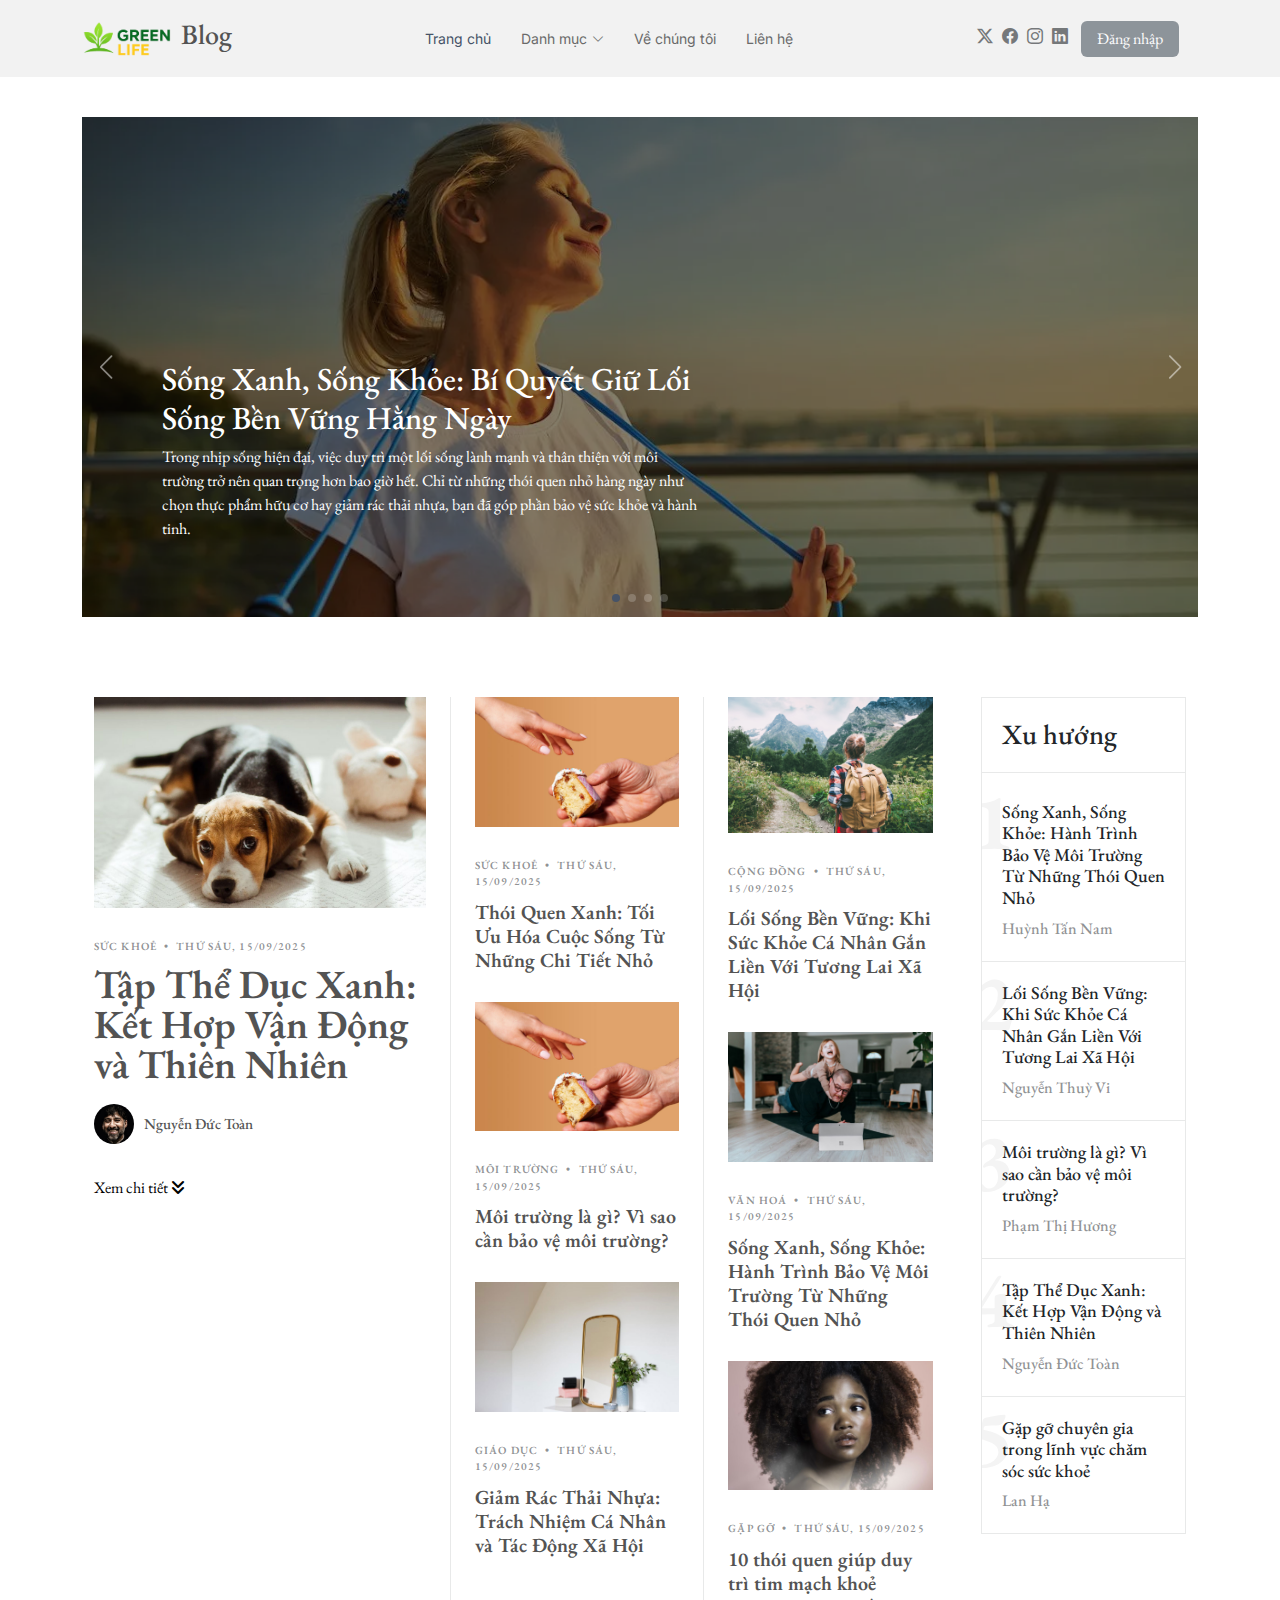
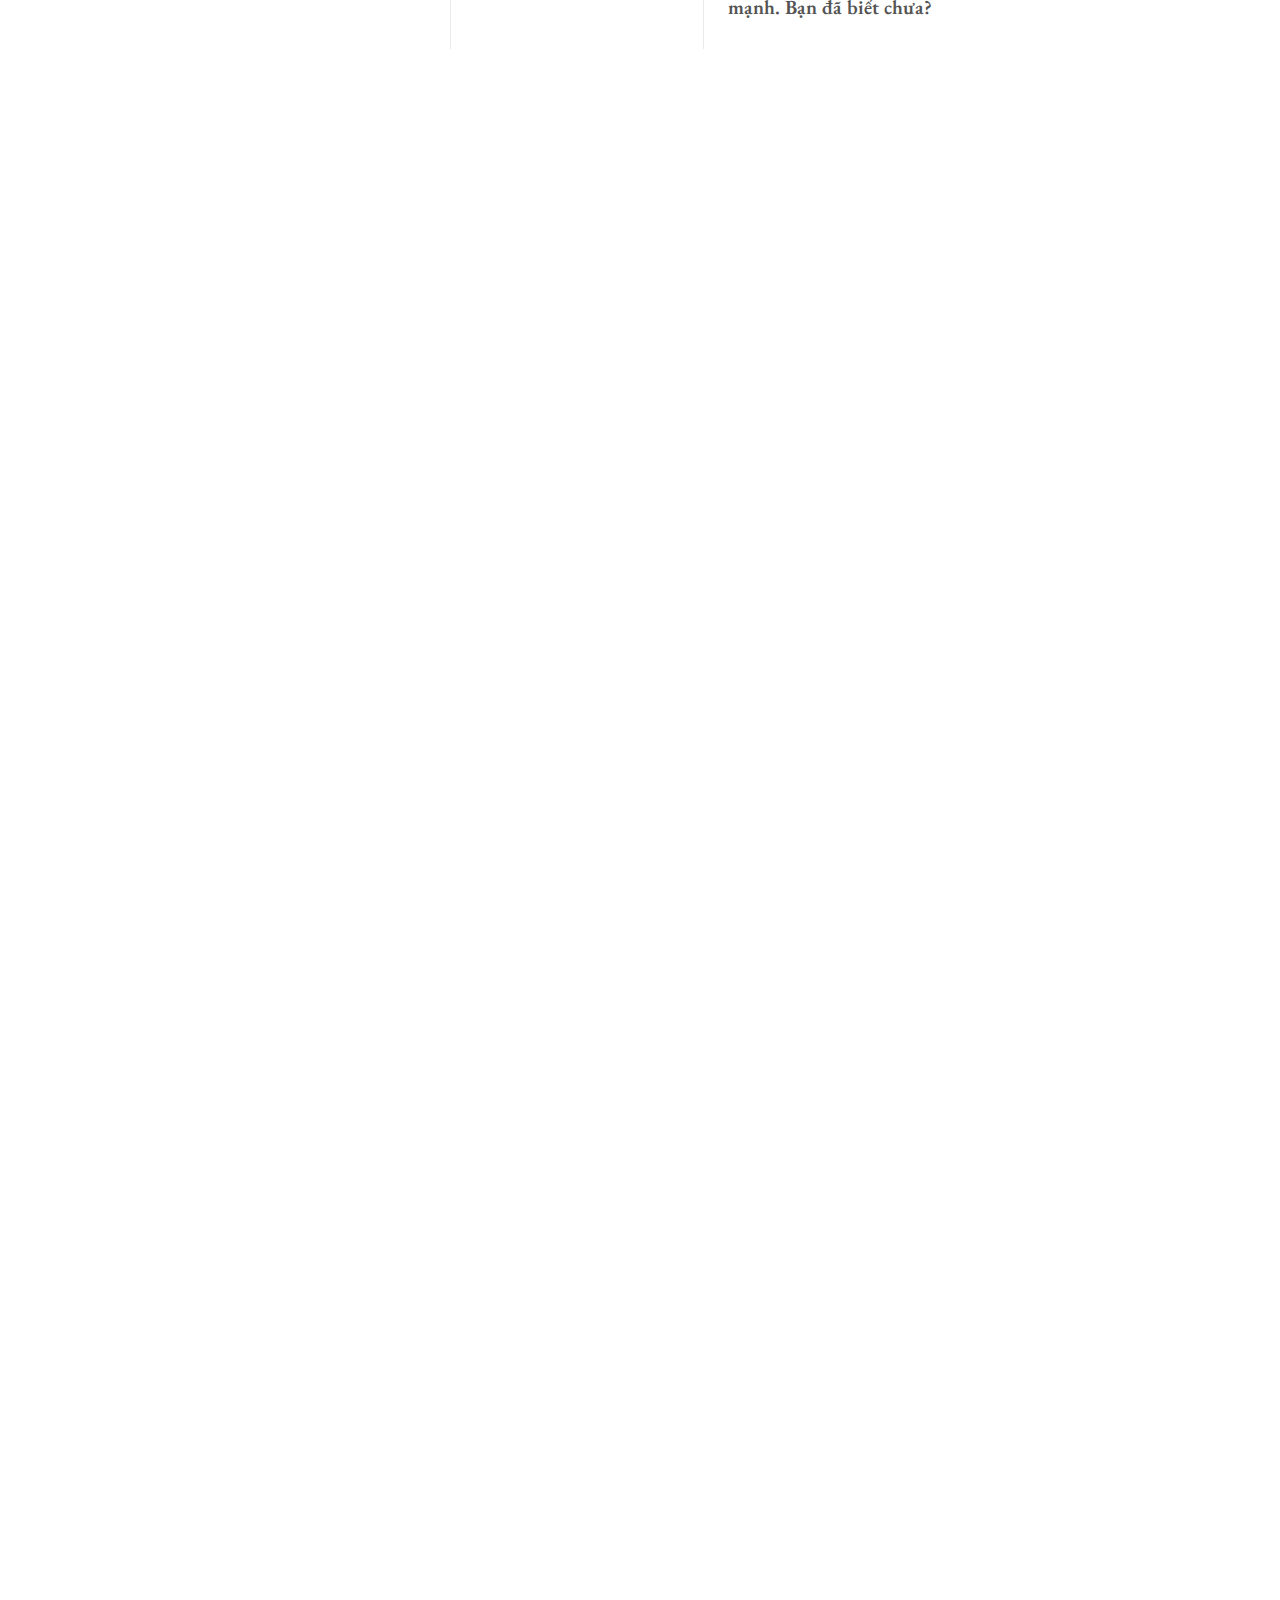
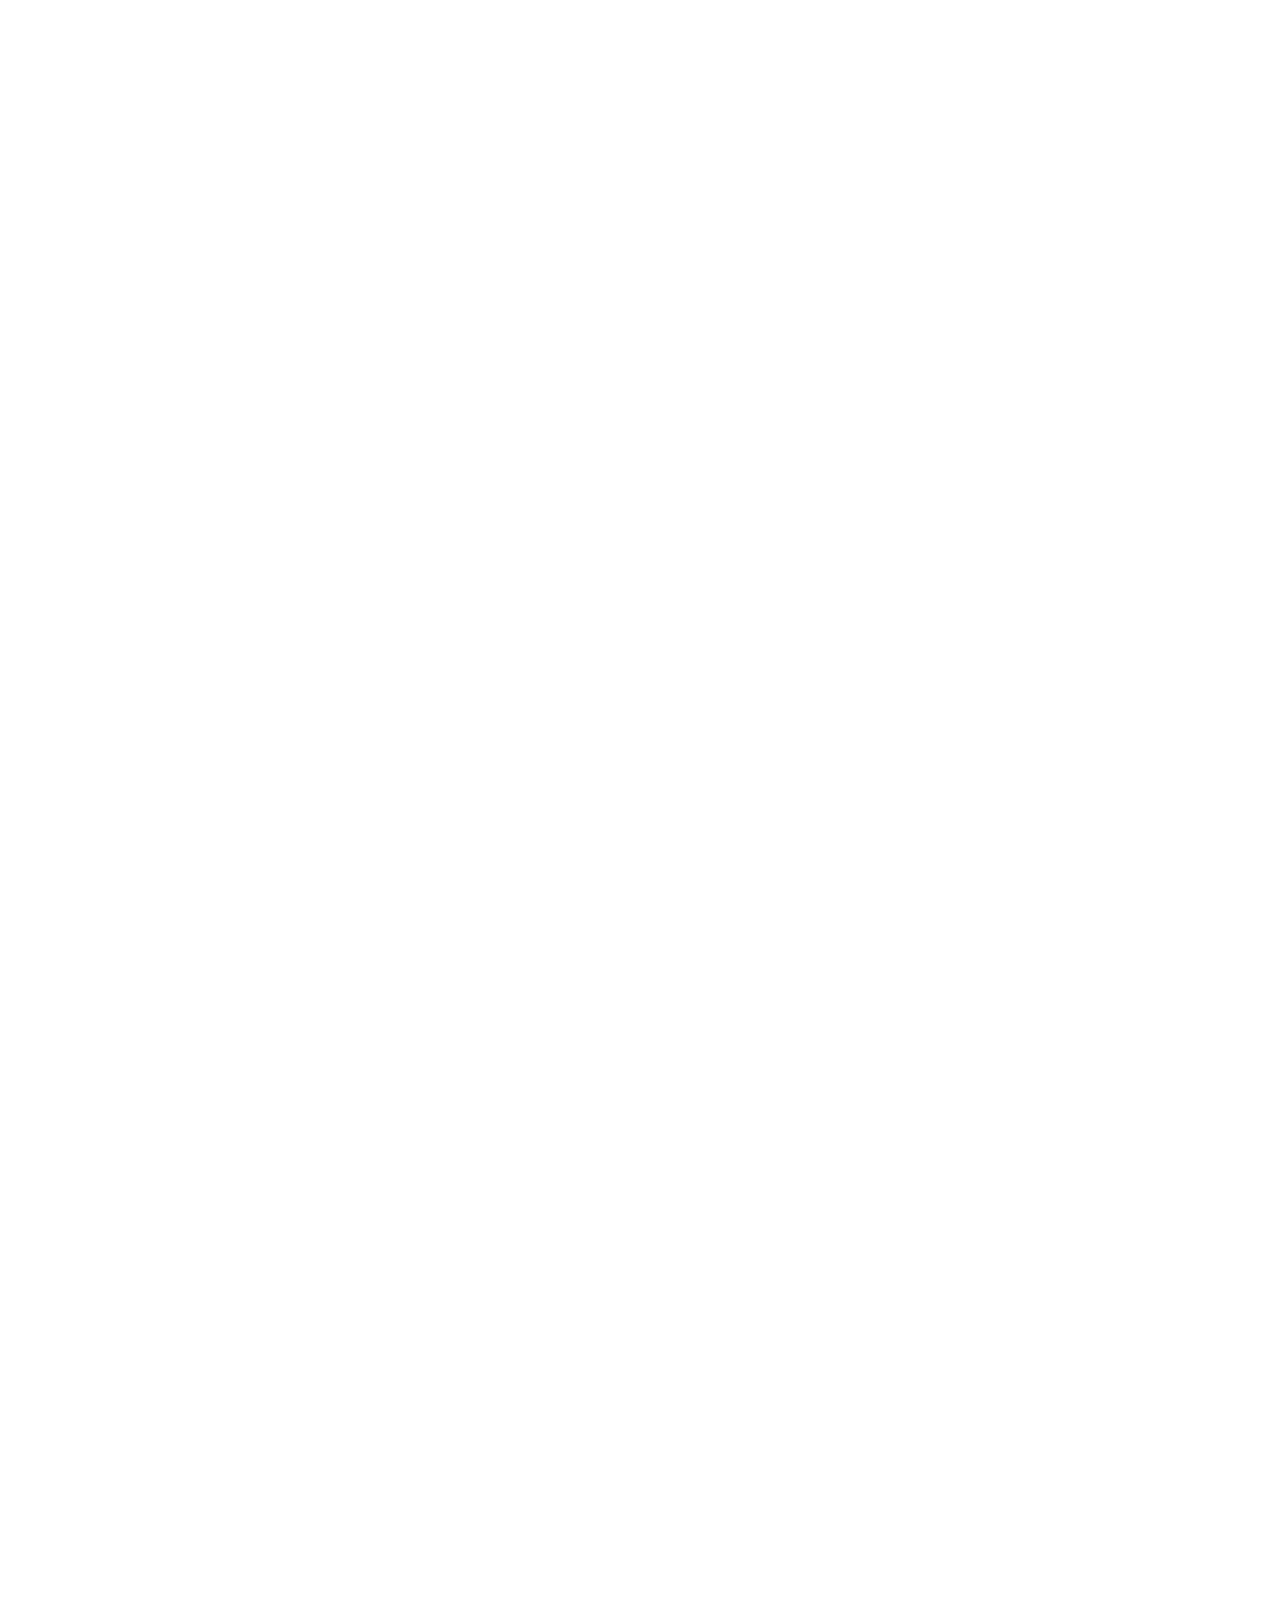
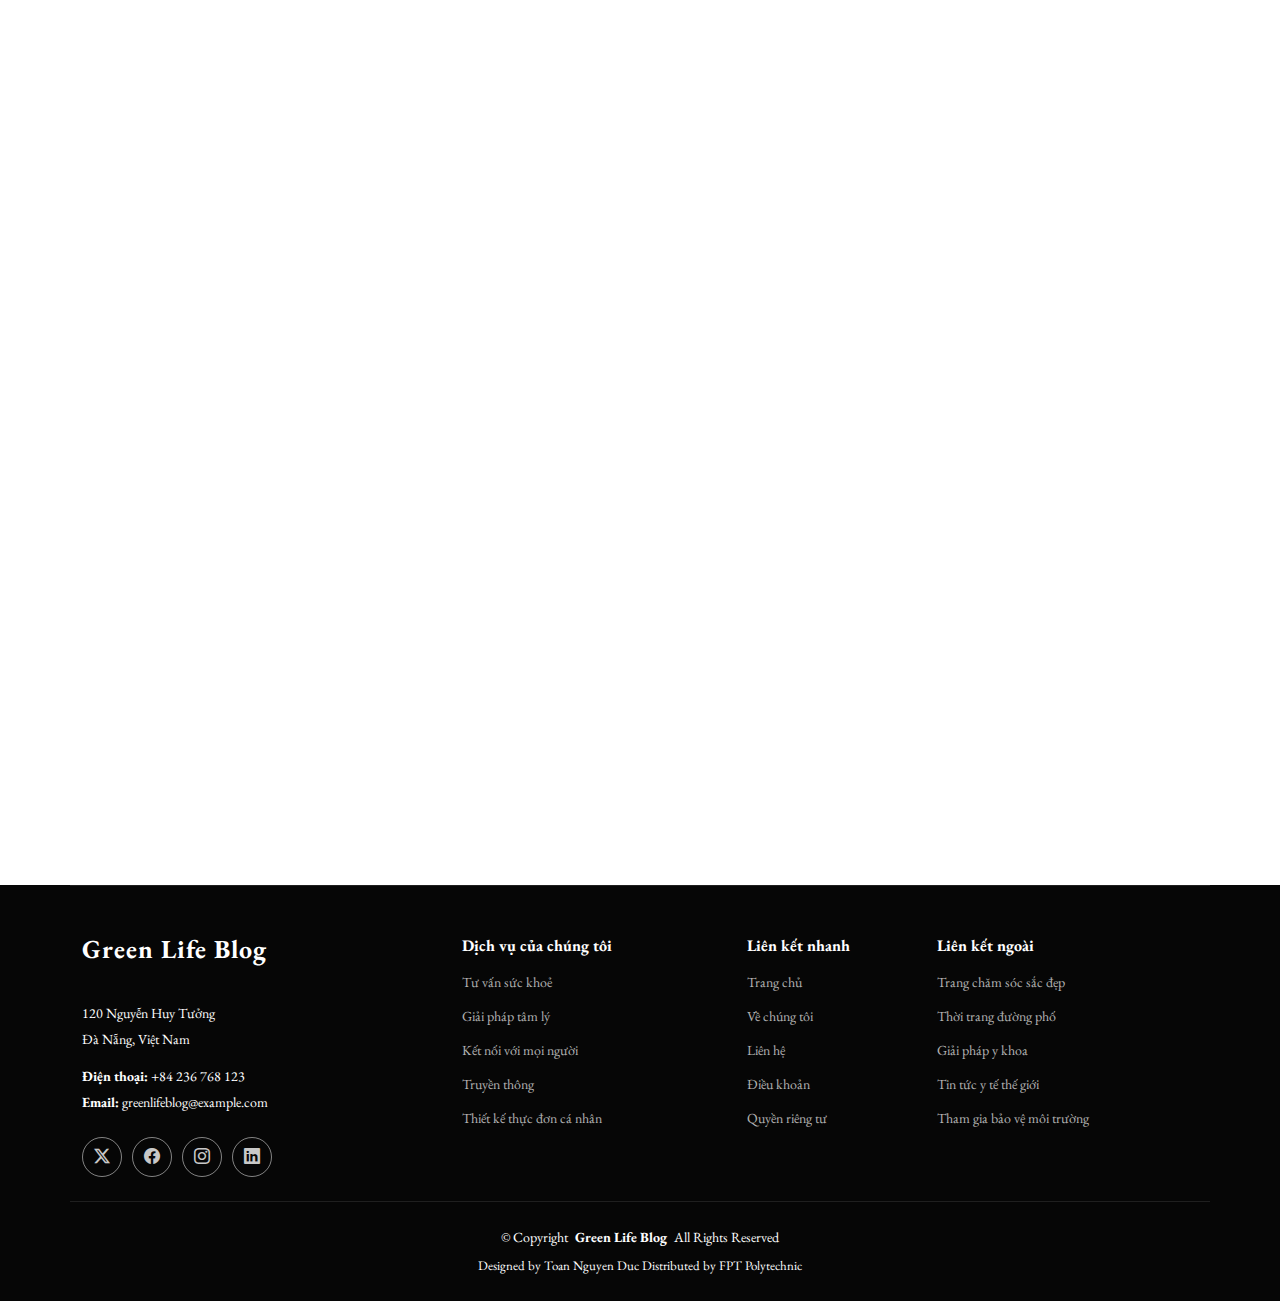
<file: index.html>
<!DOCTYPE html>
<html lang="en">

<head>
  <meta charset="utf-8">
  <meta content="width=device-width, initial-scale=1.0" name="viewport">
  <title>Green Life Blog - Cuộc sống xanh</title>
  <meta name="description" content="">
  <meta name="keywords" content="">

  <!-- Favicons -->
  <link href="assets/img/favicon.png" rel="icon">
  <link href="assets/img/apple-touch-icon.png" rel="apple-touch-icon">

  <!-- Fonts -->
  <link href="https://fonts.googleapis.com" rel="preconnect">
  <link href="https://fonts.gstatic.com" rel="preconnect" crossorigin>
  <link
    href="https://fonts.googleapis.com/css2?family=Inter:wght@100;200;300;400;500;600;700;800;900&family=EB+Garamond:ital,wght@0,400;0,500;0,600;0,700;0,800;1,400;1,500;1,600;1,700;1,800&display=swap"
    rel="stylesheet">

  <!-- Vendor CSS Files -->
  <link href="assets/vendor/bootstrap/css/bootstrap.min.css" rel="stylesheet">
  <link href="assets/vendor/bootstrap-icons/bootstrap-icons.css" rel="stylesheet">
  <link href="assets/vendor/aos/aos.css" rel="stylesheet">
  <link href="assets/vendor/swiper/swiper-bundle.min.css" rel="stylesheet">
  <link href="assets/vendor/fontawesome672/css/all.min.css" rel="stylesheet">

  <!-- Main CSS File -->
  <link href="assets/css/main.css" rel="stylesheet">
  

</head>

<body class="index-page">

  <header id="header" class="header d-flex align-items-center sticky-top">
    <div class="container position-relative d-flex align-items-center justify-content-between">

      <!-- Header Logo -->
      <a href="index.html" class="logo d-flex align-items-center me-auto me-xl-0">
        <img src="assets/img/logo.png" alt="">
        <h3 class="sitename">Blog</h3>
      </a>

      <!-- Navbar -->
      <nav id="navmenu" class="navmenu">
        <ul>
          <li><a href="index.html" class="active">Trang chủ</a></li>

          <li class="dropdown"><a href="#"><span>Danh mục</span> <i class="bi bi-chevron-down toggle-dropdown"></i></a>
            <ul>
              <li><a href="category.html">Sức khoẻ</a></li>
              <li><a href="category.html">Môi trường</a></li>
              <li><a href="category.html">Gặp gỡ</a></li>
              <li><a href="category.html">Chia sẻ</a></li>
              <li class="dropdown"><a href="#"><span>Liên kết</span> <i
                    class="bi bi-chevron-down toggle-dropdown"></i></a>
                <ul>
                  <li><a href="login.html">Liên kết 1</a></li>
                  <li><a href="#">Liên kết 2</a></li>
                  <li><a href="#">Liên kết 3</a></li>
                  <li><a href="#">Liên kết 4</a></li>
                  <li><a href="#">Liên kết 5</a></li>
                </ul>
              </li>
            </ul>
          </li>
          <li><a href="about.html">Về chúng tôi</a></li>
          <li><a href="contact.html">Liên hệ</a></li>
        </ul>
        <i class="mobile-nav-toggle d-xl-none bi bi-list"></i>
      </nav>

      <div class="header-social-links">
        <a href="#" class="twitter"><i class="bi bi-twitter-x"></i></a>
        <a href="#" class="facebook"><i class="bi bi-facebook"></i></a>
        <a href="#" class="instagram"><i class="bi bi-instagram"></i></a>
        <a href="#" class="linkedin"><i class="bi bi-linkedin"></i></a>
        <a href="login.html" class="login"><button
            class="btn btn-outline-primary border-0 bg-secondary text-white mx-1 px-3 opacity-75">Đăng nhập</button></a>
      </div>
    </div>
  </header>

  <main class="main">

    <!-- Slider Section -->
    <section id="slider" class="slider section dark-background">

      <div class="container" data-aos="fade-up" data-aos-delay="100">

        <div class="swiper init-swiper">

          <script type="application/json" class="swiper-config">
            {
              "loop": true,
              "speed": 600,
              "autoplay": {
                "delay": 5000
              },
              "slidesPerView": "auto",
              "centeredSlides": true,
              "pagination": {
                "el": ".swiper-pagination",
                "type": "bullets",
                "clickable": true
              },
              "navigation": {
                "nextEl": ".swiper-button-next",
                "prevEl": ".swiper-button-prev"
              }
            }
          </script>

          <div class="swiper-wrapper">

            <div class="swiper-slide" style="background-image: url('assets/img/post-slide-1.jpg');">
              <div class="content">
                <h2><a href="single-post.html">Sống Xanh, Sống Khỏe: Bí Quyết Giữ Lối Sống Bền Vững Hằng Ngày</a></h2>
                <p>Trong nhịp sống hiện đại, việc duy trì một lối sống lành mạnh và thân thiện với môi trường trở nên
                  quan trọng hơn bao giờ hết. Chỉ từ những thói quen nhỏ hàng ngày như chọn thực phẩm hữu cơ hay giảm
                  rác thải nhựa, bạn đã góp phần bảo vệ sức khỏe và hành tinh.</p>
              </div>
            </div>

            <div class="swiper-slide" style="background-image: url('assets/img/post-slide-2.jpg');">
              <div class="content">
                <h2><a href="single-post.html">Ăn Uống Healthy: Cách Tạo Bữa Ăn Ngon và Bổ Dưỡng</a></h2>
                <p>Chúng ta thường nghĩ rằng bữa ăn lành mạnh sẽ nhạt nhẽo và thiếu hấp dẫn, nhưng thực tế không phải
                  vậy. Việc lựa chọn thực phẩm tươi, cân bằng dưỡng chất và hạn chế đồ chế biến sẵn giúp cơ thể khỏe
                  mạnh và tăng năng lượng. Hãy cùng khám phá cách tạo những bữa ăn ngon miệng mà vẫn tốt cho sức khỏe.
                </p>
              </div>
            </div>

            <div class="swiper-slide" style="background-image: url('assets/img/post-slide-4.jpg');">
              <div class="content">
                <h2><a href="single-post.html">Tập Thể Dục Xanh: Kết Hợp Vận Động và Thiên Nhiên</a>
                </h2>
                <p>Tập thể dục không chỉ giúp cơ thể khỏe mạnh mà còn là cơ hội để kết nối với thiên nhiên xung quanh.
                  Những buổi chạy bộ trong công viên, yoga ngoài trời hay đi bộ giữa không gian xanh mang lại năng lượng
                  tích cực và giảm căng thẳng. Bài viết này sẽ gợi ý cách rèn luyện sức khỏe theo phong cách sống xanh
                  mỗi ngày.</p>
              </div>
            </div>

            <div class="swiper-slide" style="background-image: url('assets/img/post-slide-3.jpg');">
              <div class="content">
                <h2><a href="single-post.html">Thói Quen Xanh: Tối Ưu Hóa Cuộc Sống Từ Những Chi Tiết Nhỏ</a></h2>
                <p>Sống xanh không chỉ là bảo vệ môi trường mà còn giúp bạn nâng cao chất lượng cuộc sống. Từ việc tái
                  sử dụng đồ vật, sử dụng phương tiện giao thông thân thiện đến tiết kiệm năng lượng, mỗi hành động nhỏ
                  đều mang ý nghĩa. Bài viết này sẽ hướng dẫn bạn xây dựng thói quen xanh dễ áp dụng nhưng hiệu quả lâu
                  dài.</p>
              </div>
            </div>
          </div>

          <div class="swiper-button-next"></div>
          <div class="swiper-button-prev"></div>

          <div class="swiper-pagination"></div>
        </div>

      </div>

    </section><!-- /Slider Section -->

    <!-- Trending Category Section -->
    <section id="trending-category" class="trending-category section">

      <div class="container" data-aos="fade-up" data-aos-delay="100">

        <div class="container" data-aos="fade-up">
          <div class="row g-5">
            <div class="col-lg-4">

              <div class="post-entry lg">
                <a href="single-post.html">
                  <img src="assets/img/post-landscape-1.jpg" alt="" class="img-fluid">
                </a>
                <div class="post-meta">
                  <span class="date">SỨC KHOẺ</span> <span class="mx-1">•</span>
                  <span>Thứ Sáu, 15/09/2025</span>
                </div>
                <h2>
                  <a href="single-post.html">Tập Thể Dục Xanh: Kết Hợp Vận Động và Thiên Nhiên</a>
                </h2>
                <div class="d-flex align-items-center author">
                  <div class="photo">
                    <img src="assets/img/person-1.jpg" alt="" class="img-fluid">
                  </div>
                  <div class="name">
                    <h3 class="m-0 p-0">Nguyễn Đức Toàn</h3>
                  </div>
                </div>
                <!-- Nội dung ẩn ban đầu với max-height + transition -->
                <p class="mt-2 mb-4 d-block" id="post-content"
                  style="max-height: 0; overflow: hidden; transition: max-height 0.5s ease-in-out;">
                  Tập thể dục không chỉ giúp cơ thể khỏe mạnh mà còn là cơ hội để kết nối với thiên nhiên xung quanh.
                  Những buổi chạy bộ trong công viên, yoga ngoài trời hay đi bộ giữa không gian xanh mang lại năng lượng
                  tích cực và giảm căng thẳng. Bài viết này sẽ gợi ý cách rèn luyện sức khỏe theo phong cách sống xanh
                  mỗi ngày. <br>
                  Tập thể dục không chỉ giúp cơ thể khỏe mạnh mà còn là cơ hội để kết nối với thiên nhiên xung quanh.
                  Những buổi chạy bộ trong công viên, yoga ngoài trời hay đi bộ giữa không gian xanh mang lại năng lượng
                  tích cực và giảm căng thẳng. Bài viết này sẽ gợi ý cách rèn luyện sức khỏe theo phong cách sống xanh
                  mỗi ngày. <br>
                  Tập thể dục không chỉ giúp cơ thể khỏe mạnh mà còn là cơ hội để kết nối với thiên nhiên xung quanh.
                  Những buổi chạy bộ trong công viên, yoga ngoài trời hay đi bộ giữa không gian xanh mang lại năng lượng
                  tích cực và giảm căng thẳng.
                </p>

                <!-- Nút hiển thị -->
                <button class="show-btn btn btn-primary mb-3 border-0 bg-white text-black p-0">Xem chi tiết <i
                    class="fa fa-angle-double-down animated-arrow"></i></button>

              </div>
            </div>

            <script>
              const buttons = document.querySelectorAll('.show-btn');

              buttons.forEach(btn => {
                btn.addEventListener('click', () => {
                  // Tìm phần tử <p> liền kề nút
                  const content = btn.previousElementSibling;

                  if (content.style.maxHeight === '0px' || content.style.maxHeight === '') {
                    content.style.maxHeight = content.scrollHeight + "px"; // mở nội dung
                    btn.innerHTML = 'Thu gọn <i class="fa fa-angle-double-up animated-arrow"></i>';
                  } else {
                    content.style.maxHeight = "0"; // đóng nội dung
                    btn.innerHTML = 'Xem chi tiết <i class="fa fa-angle-double-down animated-arrow"></i>';
                  }
                });
              });
            </script>


            <div class="col-lg-8">
              <div class="row g-5">
                <div class="col-lg-4 border-start custom-border">
                  <div class="post-entry">
                    <a href="single-post.html"><img src="assets/img/post-landscape-2.jpg" alt="" class="img-fluid"></a>
                    <div class="post-meta"><span class="date">Sức khoẻ</span> <span class="mx-1">•</span> <span>Thứ
                        Sáu, 15/09/2025</span></div>
                    <h2><a href="single-post.html">Thói Quen Xanh: Tối Ưu Hóa Cuộc Sống Từ Những Chi Tiết Nhỏ</a></h2>
                  </div>
                  <div class="post-entry">
                    <a href="single-post.html"><img src="assets/img/post-landscape-2.jpg" alt="" class="img-fluid"></a>
                    <div class="post-meta"><span class="date">Môi trường</span> <span class="mx-1">•</span> <span>Thứ
                        Sáu, 15/09/2025</span></div>
                    <h2><a href="single-post.html">Môi trường là gì? Vì sao cần bảo vệ môi trường?</a>
                    </h2>
                  </div>
                  <div class="post-entry">
                    <a href="single-post.html"><img src="assets/img/post-landscape-7.jpg" alt="" class="img-fluid"></a>
                    <div class="post-meta"><span class="date">Giáo dục</span> <span class="mx-1">•</span> <span>Thứ
                        Sáu, 15/09/2025</span></div>
                    <h2><a href="single-post.html">Giảm Rác Thải Nhựa: Trách Nhiệm Cá Nhân và Tác Động Xã Hội</a></h2>
                  </div>
                </div>
                <div class="col-lg-4 border-start custom-border">
                  <div class="post-entry">
                    <a href="single-post.html"><img src="assets/img/post-landscape-3.jpg" alt="" class="img-fluid"></a>
                    <div class="post-meta"><span class="date">Cộng đồng</span> <span class="mx-1">•</span> <span>Thứ
                        Sáu, 15/09/2025</span></div>
                    <h2><a href="single-post.html">Lối Sống Bền Vững: Khi Sức Khỏe Cá Nhân Gắn Liền Với Tương Lai Xã
                        Hội</a></h2>
                  </div>
                  <div class="post-entry">
                    <a href="single-post.html"><img src="assets/img/post-landscape-6.jpg" alt="" class="img-fluid"></a>
                    <div class="post-meta"><span class="date">Văn hoá</span> <span class="mx-1">•</span> <span>Thứ
                        Sáu, 15/09/2025</span></div>
                    <h2><a href="single-post.html">Sống Xanh, Sống Khỏe: Hành Trình Bảo Vệ Môi Trường Từ Những Thói
                        Quen Nhỏ</a></h2>
                  </div>
                  <div class="post-entry">
                    <a href="single-post.html"><img src="assets/img/post-landscape-8.jpg" alt="" class="img-fluid"></a>
                    <div class="post-meta"><span class="date">Gặp gỡ</span> <span class="mx-1">•</span> <span>Thứ
                        Sáu, 15/09/2025</span></div>
                    <h2><a href="single-post.html">10 thói quen giúp duy trì tim mạch khoẻ mạnh. Bạn đã biết
                        chưa?</a></h2>
                  </div>
                </div>

                <!-- Trending Section -->
                <div class="col-lg-4">
                  <div class="trending">
                    <h3>Xu hướng</h3>
                    <ul class="trending-post">
                      <li>
                        <a href="single-post.html">
                          <span class="number">1</span>
                          <h3>Sống Xanh, Sống Khỏe: Hành Trình Bảo Vệ Môi Trường Từ Những Thói Quen Nhỏ</h3>
                          <span class="author">Huỳnh Tấn Nam</span>
                        </a>
                      </li>
                      <li>
                        <a href="single-post.html">
                          <span class="number">2</span>
                          <h3>Lối Sống Bền Vững: Khi Sức Khỏe Cá Nhân Gắn Liền Với Tương Lai Xã Hội</h3>
                          <span class="author">Nguyễn Thuỳ Vi</span>
                        </a>
                      </li>
                      <li>
                        <a href="single-post.html">
                          <span class="number">3</span>
                          <h3>Môi trường là gì? Vì sao cần bảo vệ môi trường?</h3>
                          <span class="author">Phạm Thị Hương</span>
                        </a>
                      </li>
                      <li>
                        <a href="single-post.html">
                          <span class="number">4</span>
                          <h3>Tập Thể Dục Xanh: Kết Hợp Vận Động và Thiên Nhiên</h3>
                          <span class="author">Nguyễn Đức Toàn</span>
                        </a>
                      </li>
                      <li>
                        <a href="single-post.html">
                          <span class="number">5</span>
                          <h3>Gặp gỡ chuyên gia trong lĩnh vực chăm sóc sức khoẻ</h3>
                          <span class="author">Lan Hạ</span>
                        </a>
                      </li>
                    </ul>
                  </div>

                </div> <!-- End Trending Section -->
              </div>
            </div>

          </div> <!-- End .row -->
        </div>

      </div>

    </section><!-- /Trending Category Section -->

    <!-- Culture Category Section -->
    <section id="culture-category" class="culture-category section">

      <!-- Section Title -->
      <div class="container section-title" data-aos="fade-up">
        <div class="section-title-container d-flex align-items-center justify-content-between">
          <h2>Sức khoẻ</h2>
          <p><a href="categories.html">Xem tất cả bài viết mục Sức khoẻ</a></p>
        </div>
      </div><!-- End Section Title -->

      <div class="container" data-aos="fade-up" data-aos-delay="100">

        <div class="row">
          <div class="col-md-9">

            <div class="d-lg-flex post-entry">
              <a href="single-post.html" class="me-4 thumbnail mb-4 mb-lg-0 d-inline-block">
                <img src="assets/img/post-landscape-6.jpg" alt="" class="img-fluid">
              </a>
              <div>
                <div class="post-meta"><span class="date">Sức khoẻ</span> <span class="mx-1">•</span> <span>Thứ Sáu,
                    15/09/2025</span></div>
                <h3><a href="single-post.html">Gặp gỡ chuyên gia trong lĩnh vực chăm sóc sức khoẻ</a></h3>
                <p>Chúng ta thường nghĩ rằng bữa ăn lành mạnh sẽ nhạt nhẽo và thiếu hấp dẫn, nhưng thực tế không phải
                  vậy. Việc lựa chọn thực phẩm tươi, cân bằng dưỡng chất và hạn chế đồ chế biến sẵn giúp cơ thể khỏe
                  mạnh và tăng năng lượng.</p>
                <div class="d-flex align-items-center author">
                  <div class="photo"><img src="assets/img/person-2.jpg" alt="" class="img-fluid"></div>
                  <div class="name">
                    <h3 class="m-0 p-0">Khánh Ly</h3>
                  </div>
                </div>
              </div>
            </div>

            <div class="row">
              <div class="col-lg-4">
                <div class="post-list border-bottom">
                  <a href="single-post.html"><img src="assets/img/post-landscape-1.jpg" alt="" class="img-fluid"></a>
                  <div class="post-meta"><span class="date">Sức khoẻ</span> <span class="mx-1">•</span> <span>Thứ
                      Sáu, 15/09/2025</span></div>
                  <h2 class="mb-2"><a href="single-post.html">Môi trường là gì? Vì sao cần bảo vệ môi trường?</a></h2>
                  <span class="author mb-3 d-block">Huỳnh Tấn Nam</span>
                  <p class="mb-4 d-block">Chúng ta thường nghĩ rằng bữa ăn lành mạnh sẽ nhạt nhẽo và thiếu hấp dẫn,
                    nhưng thực tế không phải vậy. Việc lựa chọn thực phẩm tươi, cân bằng dưỡng chất và hạn chế đồ chế
                    biến sẵn giúp cơ thể khỏe mạnh và tăng năng lượng. Hãy cùng khám phá cách tạo những bữa ăn ngon
                    miệng mà vẫn tốt cho sức khỏe. </p>
                </div>

                <div class="post-list">
                  <div class="post-meta"><span class="date">Sức khoẻ</span> <span class="mx-1">•</span> <span>Thứ Bảy,
                      22/05/2025</span></div>
                  <h2 class="mb-2"><a href="single-post.html">Gặp gỡ chuyên gia trong lĩnh vực chăm sóc sức
                      khoẻ</a></h2>
                  <span class="author mb-3 d-block">Huỳnh Tấn Nam</span>
                </div>
              </div>
              <div class="col-lg-8">
                <div class="post-list">
                  <a href="single-post.html"><img src="assets/img/post-landscape-2.jpg" alt="" class="img-fluid"></a>
                  <div class="post-meta"><span class="date">Sức khoẻ</span> <span class="mx-1">•</span> <span>Thứ Bảy,
                      22/05/2025</span></div>
                  <h2 class="mb-2"><a href="single-post.html">Môi trường là gì? Vì sao cần bảo vệ môi trường?</a></h2>
                  <span class="author mb-3 d-block">Jenny Wilson</span>
                  <p class="mb-4 d-block">Chúng ta thường nghĩ rằng bữa ăn lành mạnh sẽ nhạt nhẽo và thiếu hấp dẫn,
                    nhưng thực tế không phải vậy. Việc lựa chọn thực phẩm tươi, cân bằng dưỡng chất và hạn chế đồ chế
                    biến sẵn giúp cơ thể khỏe mạnh và tăng năng lượng. Hãy cùng khám phá cách tạo những bữa ăn ngon
                    miệng mà vẫn tốt cho sức khỏe. </p>
                </div>
              </div>
            </div>
          </div>

          <div class="col-md-3">
            <div class="post-list border-bottom">
              <div class="post-meta"><span class="date">Sức khoẻ</span> <span class="mx-1">•</span> <span>Thứ Bảy,
                  22/05/2025</span></div>
              <h2 class="mb-2"><a href="single-post.html">Gặp gỡ chuyên gia trong lĩnh vực chăm sóc sức khoẻ</a>
              </h2>
              <span class="author mb-3 d-block">Huỳnh Tấn Nam</span>
            </div>

            <div class="post-list border-bottom">
              <div class="post-meta"><span class="date">Sức khoẻ</span> <span class="mx-1">•</span> <span>Thứ Bảy,
                  22/05/2025</span></div>
              <h2 class="mb-2"><a href="single-post.html">Môi trường là gì? Vì sao cần bảo vệ môi trường?</a></h2>
              <span class="author mb-3 d-block">Nguyễn Đức Toàn</span>
            </div>

            <div class="post-list border-bottom">
              <div class="post-meta"><span class="date">Sức khoẻ</span> <span class="mx-1">•</span> <span>Thứ Bảy,
                  22/05/2025</span></div>
              <h2 class="mb-2"><a href="single-post.html">Gặp gỡ chuyên gia trong lĩnh vực chăm sóc sức khoẻ</a>
              </h2>
              <span class="author mb-3 d-block">Huỳnh Tấn Nam</span>
            </div>

            <div class="post-list border-bottom">
              <div class="post-meta"><span class="date">Sức khoẻ</span> <span class="mx-1">•</span> <span>Thứ Bảy,
                  22/05/2025</span></div>
              <h2 class="mb-2"><a href="single-post.html">Lối Sống Bền Vững: Khi Sức Khỏe Cá Nhân Gắn Liền Với Tương
                  Lai Xã Hội</a></h2>
              <span class="author mb-3 d-block">Nguyễn Đức Toàn</span>
            </div>

            <div class="post-list border-bottom">
              <div class="post-meta"><span class="date">Sức khoẻ</span> <span class="mx-1">•</span> <span>Thứ Bảy,
                  22/05/2025</span></div>
              <h2 class="mb-2"><a href="single-post.html">Lối Sống Bền Vững: Khi Sức Khỏe Cá Nhân Gắn Liền Với Tương
                  Lai Xã Hội</a>
              </h2>
              <span class="author mb-3 d-block">Huỳnh Tấn Nam</span>
            </div>

            <div class="post-list border-bottom">
              <div class="post-meta"><span class="date">Sức khoẻ</span> <span class="mx-1">•</span> <span>Thứ Bảy,
                  22/05/2025</span></div>
              <h2 class="mb-2"><a href="single-post.html">Môi trường là gì? Vì sao cần bảo vệ môi trường?</a></h2>
              <span class="author mb-3 d-block">Nguyễn Đức Toàn</span>
            </div>
          </div>
        </div>

      </div>

    </section><!-- /Culture Category Section -->

    <!-- Môi trường Category Section -->
    <section id="business-category" class="business-category section">

      <!-- Section Title -->
      <div class="container section-title" data-aos="fade-up">
        <div class="section-title-container d-flex align-items-center justify-content-between">
          <h2>Môi trường</h2>
          <p><a href="categories.html">Xem tất cả bài viết mục Môi trường</a></p>
        </div>
      </div><!-- End Section Title -->

      <div class="container" data-aos="fade-up" data-aos-delay="100">

        <div class="row">
          <div class="col-md-9 order-md-2">

            <div class="d-lg-flex post-entry">
              <a href="single-post.html" class="me-4 thumbnail d-inline-block mb-4 mb-lg-0">
                <img src="assets/img/post-landscape-3.jpg" alt="" class="img-fluid">
              </a>
              <div>
                <div class="post-meta"><span class="date">Môi trường</span> <span class="mx-1">•</span> <span>Jul 5th
                    '22</span></div>
                <h3><a href="single-post.html">Sống Xanh, Sống Khỏe: Hành Trình Bảo Vệ Môi Trường Từ Những Thói Quen
                    Nhỏ</a></h3>
                <p>Chúng ta thường nghĩ rằng bữa ăn lành mạnh sẽ nhạt nhẽo và thiếu hấp dẫn, nhưng thực tế không phải
                  vậy. Việc lựa chọn thực phẩm tươi, cân bằng dưỡng chất và hạn chế đồ chế biến sẵn giúp cơ thể khỏe
                  mạnh và tăng năng lượng.</p>
                <div class="d-flex align-items-center author">
                  <div class="photo"><img src="assets/img/person-4.jpg" alt="" class="img-fluid"></div>
                  <div class="name">
                    <h3 class="m-0 p-0">Wade Warren</h3>
                  </div>
                </div>
              </div>
            </div>

            <div class="row">
              <div class="col-lg-4">
                <div class="post-list border-bottom">
                  <a href="single-post.html"><img src="assets/img/post-landscape-5.jpg" alt="" class="img-fluid"></a>
                  <div class="post-meta"><span class="date">Môi trường</span> <span class="mx-1">•</span> <span>Thứ Bảy,
                      22/05/2025</span></div>
                  <h2 class="mb-2"><a href="single-post.html">Nghệ Thuật Quản Lý Thời Gian Cho Người Luôn Bận Rộn</a>
                  </h2>
                  <span class="author mb-3 d-block">Jenny Wilson</span>
                  <p class="mb-4 d-block">Chúng ta thường nghĩ rằng bữa ăn lành mạnh sẽ nhạt nhẽo và thiếu hấp dẫn,
                    nhưng thực tế không phải vậy. Việc lựa chọn thực phẩm tươi, cân bằng dưỡng chất và hạn chế đồ chế
                    biến sẵn giúp cơ thể khỏe mạnh và tăng năng lượng.</p>
                </div>

                <div class="post-list">
                  <div class="post-meta"><span class="date">Môi trường</span> <span class="mx-1">•</span> <span>Thứ Bảy,
                      22/05/2025</span></div>
                  <h2 class="mb-2"><a href="single-post.html">Sống Xanh, Sống Khỏe: Hành Trình Bảo Vệ Môi Trường Từ
                      Những Thói Quen Nhỏ</a></h2>
                  <span class="author mb-3 d-block">Jenny Wilson</span>
                </div>
              </div>
              <div class="col-lg-8">
                <div class="post-list">
                  <a href="single-post.html"><img src="assets/img/post-landscape-7.jpg" alt="" class="img-fluid"></a>
                  <div class="post-meta"><span class="date">Môi trường</span> <span class="mx-1">•</span> <span>Thứ Bảy,
                      22/05/2025</span></div>
                  <h2 class="mb-2"><a href="single-post.html">Gặp gỡ chuyên gia trong lĩnh vực chăm sóc sức
                      khoẻ</a></h2>
                  <span class="author mb-3 d-block">Jenny Wilson</span>
                  <p class="mb-4 d-block">Chúng ta thường nghĩ rằng bữa ăn lành mạnh sẽ nhạt nhẽo và thiếu hấp dẫn,
                    nhưng thực tế không phải vậy. Việc lựa chọn thực phẩm tươi, cân bằng dưỡng chất và hạn chế đồ chế
                    biến sẵn giúp cơ thể khỏe mạnh và tăng năng lượng.</p>
                </div>
              </div>
            </div>
          </div>
          <div class="col-md-3">
            <div class="post-list border-bottom">
              <div class="post-meta"><span class="date">Môi trường</span> <span class="mx-1">•</span> <span>Thứ Bảy,
                  22/05/2025</span></div>
              <h2 class="mb-2"><a href="single-post.html">Giảm Rác Thải Nhựa: Trách Nhiệm Cá Nhân và Tác Động Xã
                  Hội</a></h2>
              <span class="author mb-3 d-block">Jenny Wilson</span>
            </div>

            <div class="post-list border-bottom">
              <div class="post-meta"><span class="date">Môi trường</span> <span class="mx-1">•</span> <span>Thứ Bảy,
                  22/05/2025</span></div>
              <h2 class="mb-2"><a href="single-post.html">Giảm Rác Thải Nhựa: Trách Nhiệm Cá Nhân và Tác Động Xã
                  Hội</a></h2>
              <span class="author mb-3 d-block">Jenny Wilson</span>
            </div>

            <div class="post-list border-bottom">
              <div class="post-meta"><span class="date">Môi trường</span> <span class="mx-1">•</span> <span>Thứ Bảy,
                  22/05/2025</span></div>
              <h2 class="mb-2"><a href="single-post.html">10 thói quen giúp duy trì tim mạch khoẻ mạnh. Bạn đã
                  biết chưa?</a>
              </h2>
              <span class="author mb-3 d-block">Jenny Wilson</span>
            </div>

            <div class="post-list border-bottom">
              <div class="post-meta"><span class="date">Business</span> <span class="mx-1">•</span> <span>Thứ Bảy,
                  22/05/2025</span></div>
              <h2 class="mb-2"><a href="single-post.html">10 thói quen giúp duy trì tim mạch khoẻ mạnh. Bạn đã
                  biết chưa?</a></h2>
              <span class="author mb-3 d-block">Jenny Wilson</span>
            </div>

            <div class="post-list border-bottom">
              <div class="post-meta"><span class="date">Môi trường</span> <span class="mx-1">•</span> <span>Thứ Bảy,
                  22/05/2025</span></div>
              <h2 class="mb-2"><a href="single-post.html">Lối Sống Bền Vững: Khi Sức Khỏe Cá Nhân Gắn Liền Với Tương
                  Lai Xã Hội</a>
              </h2>
              <span class="author mb-3 d-block">Jenny Wilson</span>
            </div>

            <div class="post-list border-bottom">
              <div class="post-meta"><span class="date">Môi trường</span> <span class="mx-1">•</span> <span>Thứ Bảy,
                  22/05/2025</span></div>
              <h2 class="mb-2"><a href="single-post.html">Lối Sống Bền Vững: Khi Sức Khỏe Cá Nhân Gắn Liền Với Tương
                  Lai Xã Hội</a></h2>
              <span class="author mb-3 d-block">Jenny Wilson</span>
            </div>
          </div>
        </div>

      </div>

    </section><!-- /Môi trường Category Section -->

    <!-- Lifestyle Category Section -->
    <section id="lifestyle-category" class="lifestyle-category section">

      <!-- Section Title -->
      <div class="container section-title" data-aos="fade-up">
        <div class="section-title-container d-flex align-items-center justify-content-between">
          <h2>Phong Cách Sống</h2>
          <p><a href="categories.html">Xem tất cả tin mục Phong Cách Sống</a></p>
        </div>
      </div><!-- End Section Title -->

      <div class="container" data-aos="fade-up" data-aos-delay="100">

        <div class="row g-5">
          <div class="col-lg-4">
            <div class="post-list lg">
              <a href="single-post.html"><img src="assets/img/post-landscape-8.jpg" alt="" class="img-fluid"></a>
              <div class="post-meta"><span class="date">Phong Cách Sống</span> <span class="mx-1">•</span> <span>Jul
                  5th
                  '22</span></div>
              <h2 class="mb-2"><a href="single-post.html">Nghệ Thuật Quản Lý Thời Gian Cho Người Luôn Bận Rộn</a></h2>
              <p class="mb-4 d-block">Tập thể dục không chỉ giúp cơ thể khỏe mạnh mà còn là cơ hội để kết nối với thiên
                nhiên xung quanh. Những buổi chạy bộ trong công viên, yoga ngoài trời hay đi bộ giữa không gian xanh
                mang lại năng lượng tích cực và giảm căng thẳng. Bài viết này sẽ gợi ý cách rèn luyện sức khỏe theo
                phong cách sống xanh mỗi ngày. Tập thể dục không chỉ giúp cơ thể khỏe mạnh mà còn là cơ hội để kết nối
                với thiên nhiên xung quanh.</p>

              <div class="d-flex align-items-center author">
                <div class="photo"><img src="assets/img/person-7.jpg" alt="" class="img-fluid"></div>
                <div class="name">
                  <h3 class="m-0 p-0">Esther Howard</h3>
                </div>
              </div>
            </div>

            <div class="post-list border-bottom">
              <div class="post-meta"><span class="date">Phong Cách Sống</span> <span class="mx-1">•</span> <span>Jul
                  5th
                  '22</span></div>
              <h2 class="mb-2"><a href="single-post.html">Nghệ Thuật Quản Lý Thời Gian Cho Người Luôn Bận Rộn</a>
              </h2>
              <span class="author mb-3 d-block">Jenny Wilson</span>
            </div>

            <div class="post-list">
              <div class="post-meta"><span class="date">Phong Cách Sống</span> <span class="mx-1">•</span> <span>Jul
                  5th
                  '22</span></div>
              <h2 class="mb-2"><a href="single-post.html">Bí quyết ngủ ngon: Tắt điện thoại có đủ chưa?</a></h2>
              <span class="author mb-3 d-block">Jenny Wilson</span>
            </div>

          </div>

          <div class="col-lg-8">
            <div class="row g-5">
              <div class="col-lg-4 border-start custom-border">
                <div class="post-list">
                  <a href="single-post.html"><img src="assets/img/post-landscape-9.jpg" alt="" class="img-fluid"></a>
                  <div class="post-meta"><span class="date">Phong Cách Sống</span> <span class="mx-1">•</span>
                    <span>Thứ Bảy, 22/05/2025</span>
                  </div>
                  <h2><a href="single-post.html">Buổi sáng của tôi: Bắt đầu ngày mới như thế nào?</a></h2>
                </div>
                <div class="post-list">
                  <a href="single-post.html"><img src="assets/img/post-landscape-10.jpg" alt="" class="img-fluid"></a>
                  <div class="post-meta"><span class="date">Phong Cách Sống</span> <span class="mx-1">•</span>
                    <span>Jul 17th
                      '22</span>
                  </div>
                  <h2><a href="single-post.html">Một cuộc trò chuyện thay đổi cách tôi nhìn về cha mẹ</a></h2>
                </div>
                <div class="post-list">
                  <a href="single-post.html"><img src="assets/img/post-landscape-4.jpg" alt="" class="img-fluid"></a>
                  <div class="post-meta"><span class="date">Phong Cách Sống</span> <span class="mx-1">•</span>
                    <span>Thứ Ba, 12/05/2025</span>
                  </div>
                  <h2><a href="single-post.html">Đi làm xa nhà: những điều tôi chưa từng nghĩ tới</a></h2>
                </div>
              </div>
              <div class="col-lg-4 border-start custom-border">
                <div class="post-list">
                  <a href="single-post.html"><img src="assets/img/post-landscape-3.jpg" alt="" class="img-fluid"></a>
                  <div class="post-meta"><span class="date">Phong Cách Sống</span> <span class="mx-1">•</span>
                    <span>Thứ Bảy, 22/05/2025</span>
                  </div>
                  <h2><a href="single-post.html">Hạnh phúc đôi khi chỉ đến từ một ly cà phê buổi sáng</a></h2>
                </div>
                <div class="post-list">
                  <a href="single-post.html"><img src="assets/img/post-landscape-2.jpg" alt="" class="img-fluid"></a>
                  <div class="post-meta"><span class="date">Phong Cách Sống</span> <span class="mx-1">•</span>
                    <span>Mar 1st
                      '22</span>
                  </div>
                  <h2><a href="single-post.html">Lối Sống Bền Vững: Khi Sức Khỏe Cá Nhân Gắn Liền Với Tương Lai Xã
                      Hội</a></h2>
                </div>
                <div class="post-list">
                  <a href="single-post.html"><img src="assets/img/post-landscape-10.jpg" alt="" class="img-fluid"></a>
                  <div class="post-meta"><span class="date">Phong Cách Sống</span> <span class="mx-1">•</span>
                    <span>Thứ Bảy, 22/05/2025</span>
                  </div>
                  <h2><a href="single-post.html">Lối Sống Bền Vững: Khi Sức Khỏe Cá Nhân Gắn Liền Với Tương Lai Xã
                      Hội</a></h2>
                </div>
              </div>
              <div class="col-lg-4">

                <div class="post-list border-bottom">
                  <div class="post-meta"><span class="date">Phong Cách Sống</span> <span class="mx-1">•</span>
                    <span>Thứ Bảy, 22/05/2025</span>
                  </div>
                  <h2 class="mb-2"><a href="single-post.html">Một cuộc trò chuyện thay đổi cách tôi nhìn về cha mẹ</a>
                  </h2>
                  <span class="author mb-3 d-block">Nguyễn Đức Toàn</span>
                </div>

                <div class="post-list border-bottom">
                  <div class="post-meta"><span class="date">Phong Cách Sống</span> <span class="mx-1">•</span>
                    <span>Thứ Bảy, 22/05/2025</span>
                  </div>
                  <h2 class="mb-2"><a href="single-post.html">Một cuộc trò chuyện thay đổi cách tôi nhìn về cha mẹ</a>
                  </h2>
                  <span class="author mb-3 d-block">Khánh Ly</span>
                </div>

                <div class="post-list border-bottom">
                  <div class="post-meta"><span class="date">Phong Cách Sống</span> <span class="mx-1">•</span>
                    <span>Thứ Bảy, 22/05/2025</span>
                  </div>
                  <h2 class="mb-2"><a href="single-post.html">Hạnh phúc đôi khi chỉ đến từ một ly cà phê buổi sáng</a>
                  </h2>
                  <span class="author mb-3 d-block">Nguyễn Đức Toàn</span>
                </div>

                <div class="post-list border-bottom">
                  <div class="post-meta"><span class="date">Phong Cách Sống</span> <span class="mx-1">•</span>
                    <span>Thứ Bảy, 22/05/2025</span>
                  </div>
                  <h2 class="mb-2"><a href="single-post.html">Life Insurance And Pregnancy: A Working Mom’s Guide</a>
                  </h2>
                  <span class="author mb-3 d-block">Khánh Ly</span>
                </div>

                <div class="post-list border-bottom">
                  <div class="post-meta"><span class="date">Phong Cách Sống</span> <span class="mx-1">•</span>
                    <span>Thứ Bảy, 22/05/2025</span>
                  </div>
                  <h2 class="mb-2"><a href="single-post.html">Hạnh phúc đôi khi chỉ đến từ một ly cà phê buổi sáng</a>
                  </h2>
                  <span class="author mb-3 d-block">Nguyễn Đức Toàn</span>
                </div>

                <div class="post-list border-bottom">
                  <div class="post-meta"><span class="date">Phong Cách Sống</span> <span class="mx-1">•</span>
                    <span>Thứ Bảy, 22/05/2025</span>
                  </div>
                  <h2 class="mb-2"><a href="single-post.html">10 mẹo vặt trong cuộc sống rất hữu ích bạn chưa biết</a>
                  </h2>
                  <span class="author mb-3 d-block">Khánh Ly</span>
                </div>

              </div>
            </div>
          </div>

        </div>

      </div>

    </section><!-- /Lifestyle Category Section -->

  </main>

  <footer id="footer" class="footer dark-background">

    <div class="container footer-top">
      <div class="row gy-4">
        <div class="col-lg-4 col-md-6 footer-about">
          <a href="index.html" class="logo d-flex align-items-center">
            <span class="sitename">Green Life Blog</span>
          </a>
          <div class="footer-contact pt-3">
            <p>120 Nguyễn Huy Tưởng</p>
            <p>Đà Nẵng, Việt Nam</p>
            <p class="mt-3"><strong>Điện thoại:</strong> <span>+84 236 768 123</span></p>
            <p><strong>Email:</strong> <span>greenlifeblog@example.com</span></p>
          </div>
          <div class="social-links d-flex mt-4">
            <a href=""><i class="bi bi-twitter-x"></i></a>
            <a href=""><i class="bi bi-facebook"></i></a>
            <a href=""><i class="bi bi-instagram"></i></a>
            <a href=""><i class="bi bi-linkedin"></i></a>
          </div>
        </div>

        <div class="col-lg-3 col-md-3 footer-links">
          <h4>Dịch vụ của chúng tôi</h4>
          <ul>
            <li><a href="#">Tư vấn sức khoẻ</a></li>
            <li><a href="#">Giải pháp tâm lý</a></li>
            <li><a href="#">Kết nối với mọi người</a></li>
            <li><a href="#">Truyền thông</a></li>
            <li><a href="#">Thiết kế thực đơn cá nhân</a></li>
          </ul>
        </div>

        <div class="col-lg-2 col-md-3 footer-links">
          <h4>Liên kết nhanh</h4>
          <ul>
            <li><a href="#">Trang chủ</a></li>
            <li><a href="#">Về chúng tôi</a></li>
            <li><a href="#">Liên hệ</a></li>
            <li><a href="#">Điều khoản</a></li>
            <li><a href="#">Quyền riêng tư</a></li>
          </ul>
        </div>

        <div class="col-lg-2 col-md-3 footer-links">
          <h4>Liên kết ngoài</h4>
          <ul>
            <li><a href="#">Trang chăm sóc sắc đẹp</a></li>
            <li><a href="#">Thời trang đường phố</a></li>
            <li><a href="#">Giải pháp y khoa</a></li>
            <li><a href="#">Tin tức y tế thế giới</a></li>
            <li><a href="#">Tham gia bảo vệ môi trường</a></li>
          </ul>
        </div>

      </div>
    </div>

    <div class="container copyright text-center mt-4">
      <p>© <span>Copyright</span> <strong class="px-1 sitename">Green Life Blog</strong> <span>All Rights
          Reserved</span></p>
      <div class="credits">
        <!-- All the links in the footer should remain intact. -->
        <!-- You can delete the links only if you've purchased the pro version. -->
        <!-- Licensing information: https://bootstrapmade.com/license/ -->
        <!-- Purchase the pro version with working PHP/AJAX contact form: [buy-url] -->
        Designed by <a href="#">Toan Nguyen Duc</a> Distributed by <a href="#">FPT Polytechnic
      </div>
    </div>

  </footer>

  <!-- Scroll Top -->
  <a href="#" id="scroll-top" class="scroll-top d-flex align-items-center justify-content-center"><i
      class="bi bi-arrow-up-short"></i></a>

  <!-- Preloader -->
  <div id="preloader"></div>

  <!-- Vendor JS Files -->
  <script src="assets/vendor/bootstrap/js/bootstrap.bundle.min.js"></script>
  <script src="assets/vendor/aos/aos.js"></script>
  <script src="assets/vendor/swiper/swiper-bundle.min.js"></script>

  <!-- Main JS File -->
  <script src="assets/js/main.js"></script>

</body>

</html>
</file>
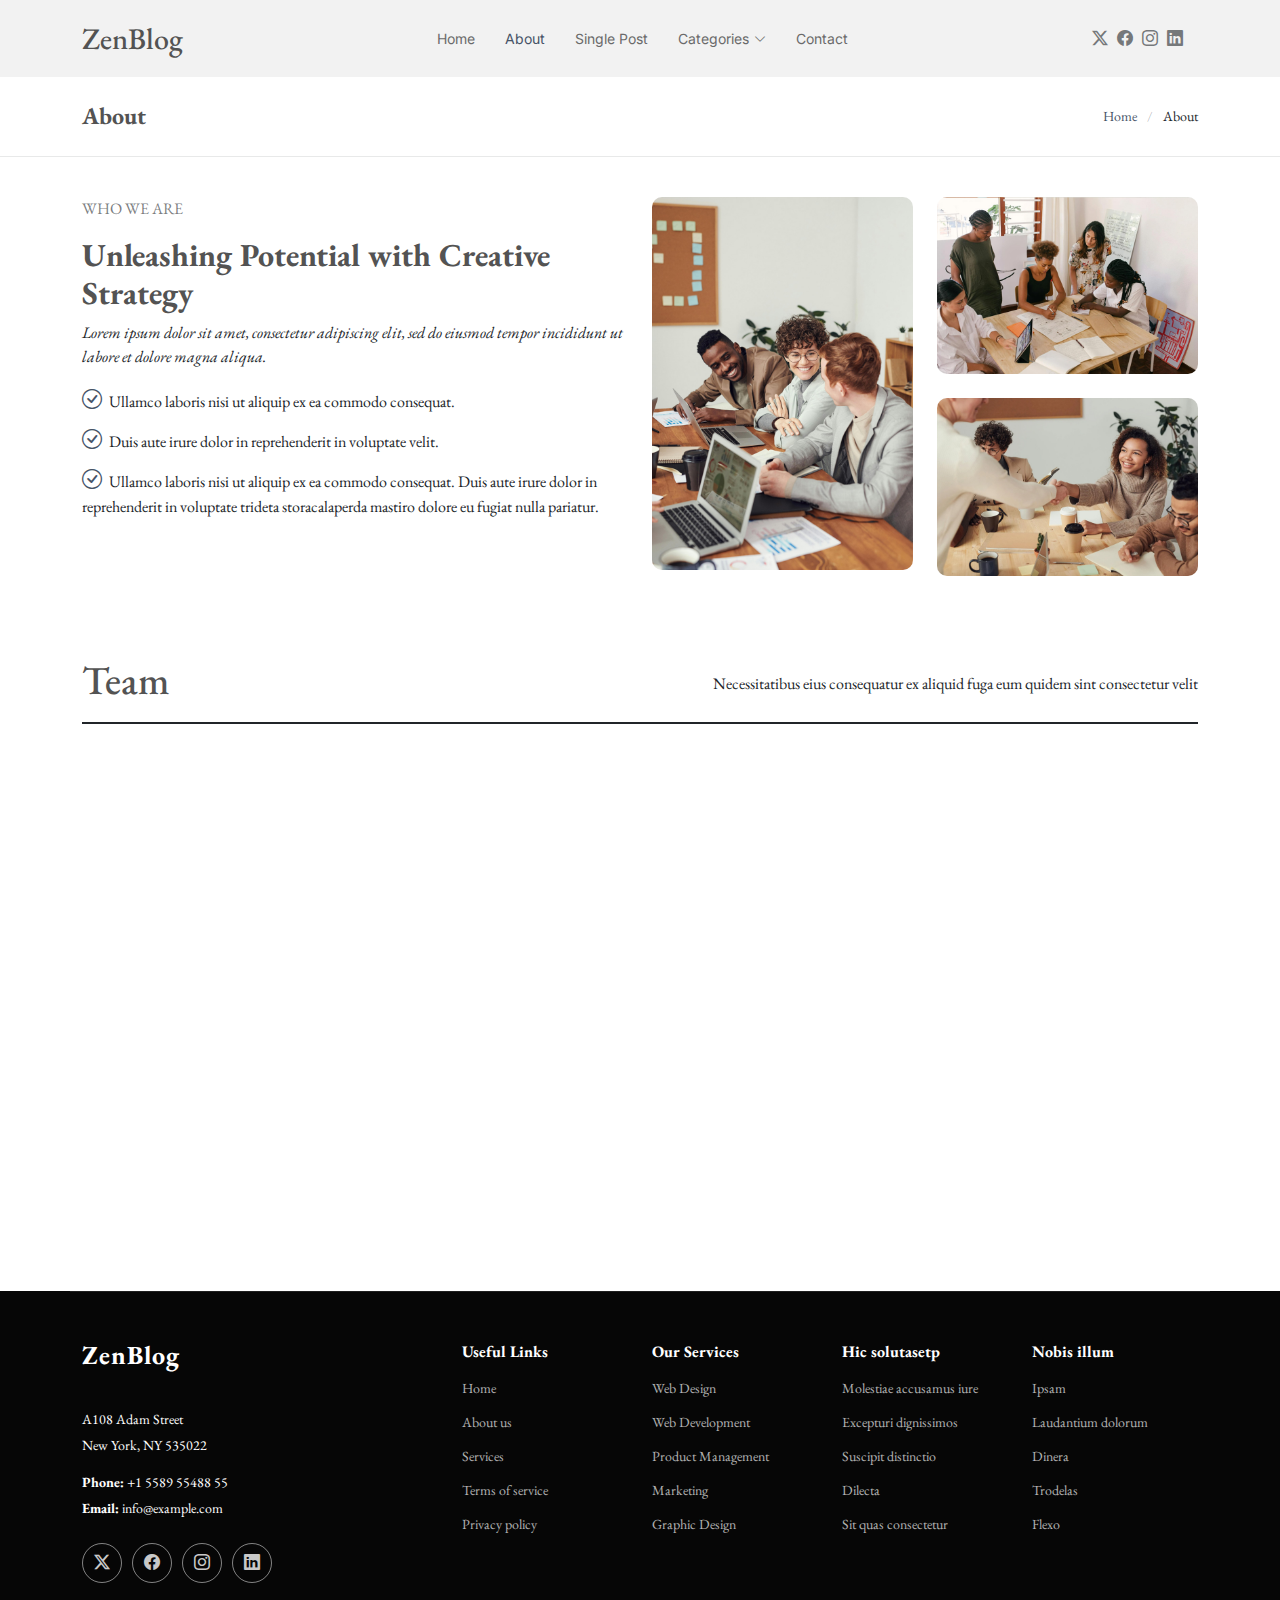
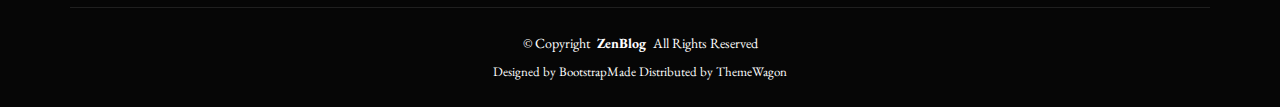
<file: about.html>
<!DOCTYPE html>
<html lang="en">

<head>
  <meta charset="utf-8">
  <meta content="width=device-width, initial-scale=1.0" name="viewport">
  <title>About - ZenBlog Bootstrap Template</title>
  <meta name="description" content="">
  <meta name="keywords" content="">

  <!-- Favicons -->
  <link href="assets/img/favicon.png" rel="icon">
  <link href="assets/img/apple-touch-icon.png" rel="apple-touch-icon">

  <!-- Fonts -->
  <link href="https://fonts.googleapis.com" rel="preconnect">
  <link href="https://fonts.gstatic.com" rel="preconnect" crossorigin>
  <link href="https://fonts.googleapis.com/css2?family=Inter:wght@100;200;300;400;500;600;700;800;900&family=EB+Garamond:ital,wght@0,400;0,500;0,600;0,700;0,800;1,400;1,500;1,600;1,700;1,800&display=swap" rel="stylesheet">

  <!-- Vendor CSS Files -->
  <link href="assets/vendor/bootstrap/css/bootstrap.min.css" rel="stylesheet">
  <link href="assets/vendor/bootstrap-icons/bootstrap-icons.css" rel="stylesheet">
  <link href="assets/vendor/aos/aos.css" rel="stylesheet">
  <link href="assets/vendor/swiper/swiper-bundle.min.css" rel="stylesheet">

  <!-- Main CSS File -->
  <link href="assets/css/main.css" rel="stylesheet">

  <!-- =======================================================
  * Template Name: ZenBlog
  * Template URL: https://bootstrapmade.com/zenblog-bootstrap-blog-template/
  * Updated: Aug 08 2024 with Bootstrap v5.3.3
  * Author: BootstrapMade.com
  * License: https://bootstrapmade.com/license/
  ======================================================== -->
</head>

<body class="about-page">

  <header id="header" class="header d-flex align-items-center sticky-top">
    <div class="container position-relative d-flex align-items-center justify-content-between">

      <a href="index.html" class="logo d-flex align-items-center me-auto me-xl-0">
        <!-- Uncomment the line below if you also wish to use an image logo -->
        <!-- <img src="assets/img/logo.png" alt=""> -->
        <h1 class="sitename">ZenBlog</h1>
      </a>

      <nav id="navmenu" class="navmenu">
        <ul>
          <li><a href="index.html">Home</a></li>
          <li><a href="about.html" class="active">About</a></li>
          <li><a href="single-post.html">Single Post</a></li>
          <li class="dropdown"><a href="#"><span>Categories</span> <i class="bi bi-chevron-down toggle-dropdown"></i></a>
            <ul>
              <li><a href="category.html">Category 1</a></li>
              <li class="dropdown"><a href="#"><span>Deep Dropdown</span> <i class="bi bi-chevron-down toggle-dropdown"></i></a>
                <ul>
                  <li><a href="#">Deep Dropdown 1</a></li>
                  <li><a href="#">Deep Dropdown 2</a></li>
                  <li><a href="#">Deep Dropdown 3</a></li>
                  <li><a href="#">Deep Dropdown 4</a></li>
                  <li><a href="#">Deep Dropdown 5</a></li>
                </ul>
              </li>
              <li><a href="category.html">Category 2</a></li>
              <li><a href="category.html">Category 3</a></li>
              <li><a href="category.html">Category 4</a></li>
            </ul>
          </li>
          <li><a href="contact.html">Contact</a></li>
        </ul>
        <i class="mobile-nav-toggle d-xl-none bi bi-list"></i>
      </nav>

      <div class="header-social-links">
        <a href="#" class="twitter"><i class="bi bi-twitter-x"></i></a>
        <a href="#" class="facebook"><i class="bi bi-facebook"></i></a>
        <a href="#" class="instagram"><i class="bi bi-instagram"></i></a>
        <a href="#" class="linkedin"><i class="bi bi-linkedin"></i></a>
      </div>

    </div>
  </header>

  <main class="main">

    <!-- Page Title -->
    <div class="page-title">
      <div class="container d-lg-flex justify-content-between align-items-center">
        <h1 class="mb-2 mb-lg-0">About</h1>
        <nav class="breadcrumbs">
          <ol>
            <li><a href="index.html">Home</a></li>
            <li class="current">About</li>
          </ol>
        </nav>
      </div>
    </div><!-- End Page Title -->

    <!-- About Section -->
    <section id="about" class="about section">

      <div class="container">

        <div class="row gy-4">

          <div class="col-lg-6 content" data-aos="fade-up" data-aos-delay="100">
            <p class="who-we-are">Who We Are</p>
            <h3>Unleashing Potential with Creative Strategy</h3>
            <p class="fst-italic">
              Lorem ipsum dolor sit amet, consectetur adipiscing elit, sed do eiusmod tempor incididunt ut labore et dolore
              magna aliqua.
            </p>
            <ul>
              <li><i class="bi bi-check-circle"></i> <span>Ullamco laboris nisi ut aliquip ex ea commodo consequat.</span></li>
              <li><i class="bi bi-check-circle"></i> <span>Duis aute irure dolor in reprehenderit in voluptate velit.</span></li>
              <li><i class="bi bi-check-circle"></i> <span>Ullamco laboris nisi ut aliquip ex ea commodo consequat. Duis aute irure dolor in reprehenderit in voluptate trideta storacalaperda mastiro dolore eu fugiat nulla pariatur.</span></li>
            </ul>
          </div>

          <div class="col-lg-6 about-images" data-aos="fade-up" data-aos-delay="200">
            <div class="row gy-4">
              <div class="col-lg-6">
                <img src="assets/img/about-company-1.jpg" class="img-fluid" alt="">
              </div>
              <div class="col-lg-6">
                <div class="row gy-4">
                  <div class="col-lg-12">
                    <img src="assets/img/about-company-2.jpg" class="img-fluid" alt="">
                  </div>
                  <div class="col-lg-12">
                    <img src="assets/img/about-company-3.jpg" class="img-fluid" alt="">
                  </div>
                </div>
              </div>
            </div>

          </div>

        </div>

      </div>
    </section><!-- /About Section -->

    <!-- Team Section -->
    <section id="team" class="team section">

      <!-- Section Title -->
      <div class="container section-title" data-aos="fade-up">
        <div class="section-title-container d-flex align-items-center justify-content-between">
          <h2>Team</h2>
          <p>Necessitatibus eius consequatur ex aliquid fuga eum quidem sint consectetur velit</p>
        </div>
      </div><!-- End Section Title -->

      <div class="container">

        <div class="row gy-4">

          <div class="col-lg-6" data-aos="fade-up" data-aos-delay="100">
            <div class="team-member d-flex align-items-start">
              <div class="pic"><img src="assets/img/team/team-1.jpg" class="img-fluid" alt=""></div>
              <div class="member-info">
                <h4>Walter White</h4>
                <span>Chief Executive Officer</span>
                <p>Explicabo voluptatem mollitia et repellat qui dolorum quasi</p>
                <div class="social">
                  <a href=""><i class="bi bi-twitter-x"></i></a>
                  <a href=""><i class="bi bi-facebook"></i></a>
                  <a href=""><i class="bi bi-instagram"></i></a>
                  <a href=""> <i class="bi bi-linkedin"></i> </a>
                </div>
              </div>
            </div>
          </div><!-- End Team Member -->

          <div class="col-lg-6" data-aos="fade-up" data-aos-delay="200">
            <div class="team-member d-flex align-items-start">
              <div class="pic"><img src="assets/img/team/team-2.jpg" class="img-fluid" alt=""></div>
              <div class="member-info">
                <h4>Sarah Jhonson</h4>
                <span>Product Manager</span>
                <p>Aut maiores voluptates amet et quis praesentium qui senda para</p>
                <div class="social">
                  <a href=""><i class="bi bi-twitter-x"></i></a>
                  <a href=""><i class="bi bi-facebook"></i></a>
                  <a href=""><i class="bi bi-instagram"></i></a>
                  <a href=""> <i class="bi bi-linkedin"></i> </a>
                </div>
              </div>
            </div>
          </div><!-- End Team Member -->

          <div class="col-lg-6" data-aos="fade-up" data-aos-delay="300">
            <div class="team-member d-flex align-items-start">
              <div class="pic"><img src="assets/img/team/team-3.jpg" class="img-fluid" alt=""></div>
              <div class="member-info">
                <h4>William Anderson</h4>
                <span>CTO</span>
                <p>Quisquam facilis cum velit laborum corrupti fuga rerum quia</p>
                <div class="social">
                  <a href=""><i class="bi bi-twitter-x"></i></a>
                  <a href=""><i class="bi bi-facebook"></i></a>
                  <a href=""><i class="bi bi-instagram"></i></a>
                  <a href=""> <i class="bi bi-linkedin"></i> </a>
                </div>
              </div>
            </div>
          </div><!-- End Team Member -->

          <div class="col-lg-6" data-aos="fade-up" data-aos-delay="400">
            <div class="team-member d-flex align-items-start">
              <div class="pic"><img src="assets/img/team/team-4.jpg" class="img-fluid" alt=""></div>
              <div class="member-info">
                <h4>Amanda Jepson</h4>
                <span>Accountant</span>
                <p>Dolorum tempora officiis odit laborum officiis et et accusamus</p>
                <div class="social">
                  <a href=""><i class="bi bi-twitter-x"></i></a>
                  <a href=""><i class="bi bi-facebook"></i></a>
                  <a href=""><i class="bi bi-instagram"></i></a>
                  <a href=""> <i class="bi bi-linkedin"></i> </a>
                </div>
              </div>
            </div>
          </div><!-- End Team Member -->

        </div>

      </div>

    </section><!-- /Team Section -->

  </main>

  <footer id="footer" class="footer dark-background">

    <div class="container footer-top">
      <div class="row gy-4">
        <div class="col-lg-4 col-md-6 footer-about">
          <a href="index.html" class="logo d-flex align-items-center">
            <span class="sitename">ZenBlog</span>
          </a>
          <div class="footer-contact pt-3">
            <p>A108 Adam Street</p>
            <p>New York, NY 535022</p>
            <p class="mt-3"><strong>Phone:</strong> <span>+1 5589 55488 55</span></p>
            <p><strong>Email:</strong> <span>info@example.com</span></p>
          </div>
          <div class="social-links d-flex mt-4">
            <a href=""><i class="bi bi-twitter-x"></i></a>
            <a href=""><i class="bi bi-facebook"></i></a>
            <a href=""><i class="bi bi-instagram"></i></a>
            <a href=""><i class="bi bi-linkedin"></i></a>
          </div>
        </div>

        <div class="col-lg-2 col-md-3 footer-links">
          <h4>Useful Links</h4>
          <ul>
            <li><a href="#">Home</a></li>
            <li><a href="#">About us</a></li>
            <li><a href="#">Services</a></li>
            <li><a href="#">Terms of service</a></li>
            <li><a href="#">Privacy policy</a></li>
          </ul>
        </div>

        <div class="col-lg-2 col-md-3 footer-links">
          <h4>Our Services</h4>
          <ul>
            <li><a href="#">Web Design</a></li>
            <li><a href="#">Web Development</a></li>
            <li><a href="#">Product Management</a></li>
            <li><a href="#">Marketing</a></li>
            <li><a href="#">Graphic Design</a></li>
          </ul>
        </div>

        <div class="col-lg-2 col-md-3 footer-links">
          <h4>Hic solutasetp</h4>
          <ul>
            <li><a href="#">Molestiae accusamus iure</a></li>
            <li><a href="#">Excepturi dignissimos</a></li>
            <li><a href="#">Suscipit distinctio</a></li>
            <li><a href="#">Dilecta</a></li>
            <li><a href="#">Sit quas consectetur</a></li>
          </ul>
        </div>

        <div class="col-lg-2 col-md-3 footer-links">
          <h4>Nobis illum</h4>
          <ul>
            <li><a href="#">Ipsam</a></li>
            <li><a href="#">Laudantium dolorum</a></li>
            <li><a href="#">Dinera</a></li>
            <li><a href="#">Trodelas</a></li>
            <li><a href="#">Flexo</a></li>
          </ul>
        </div>

      </div>
    </div>

    <div class="container copyright text-center mt-4">
      <p>© <span>Copyright</span> <strong class="px-1 sitename">ZenBlog</strong> <span>All Rights Reserved</span></p>
      <div class="credits">
        <!-- All the links in the footer should remain intact. -->
        <!-- You can delete the links only if you've purchased the pro version. -->
        <!-- Licensing information: https://bootstrapmade.com/license/ -->
        <!-- Purchase the pro version with working PHP/AJAX contact form: [buy-url] -->
        Designed by <a href="https://bootstrapmade.com/">BootstrapMade</a> Distributed by <a href=“https://themewagon.com>ThemeWagon
      </div>
    </div>

  </footer>

  <!-- Scroll Top -->
  <a href="#" id="scroll-top" class="scroll-top d-flex align-items-center justify-content-center"><i class="bi bi-arrow-up-short"></i></a>

  <!-- Preloader -->
  <div id="preloader"></div>

  <!-- Vendor JS Files -->
  <script src="assets/vendor/bootstrap/js/bootstrap.bundle.min.js"></script>
  <script src="assets/vendor/php-email-form/validate.js"></script>
  <script src="assets/vendor/aos/aos.js"></script>
  <script src="assets/vendor/swiper/swiper-bundle.min.js"></script>

  <!-- Main JS File -->
  <script src="assets/js/main.js"></script>

</body>

</html>
</file>
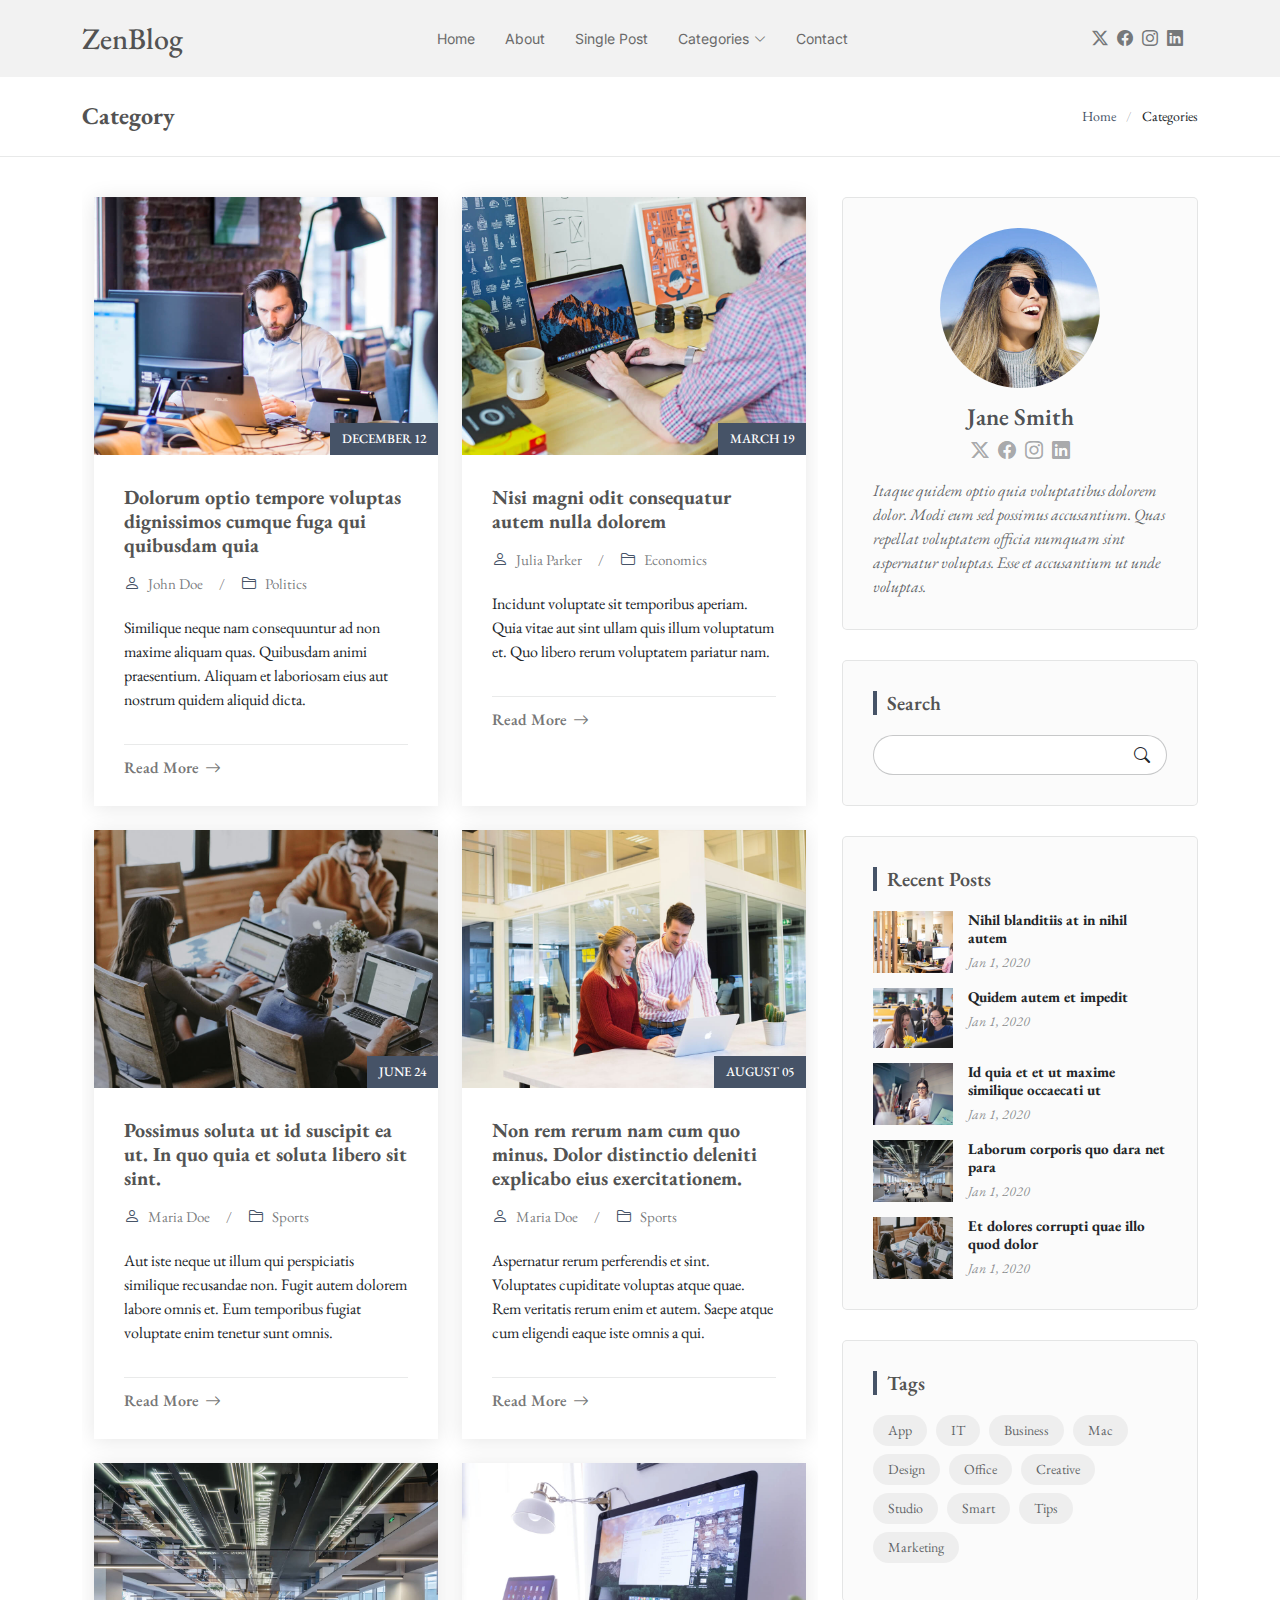
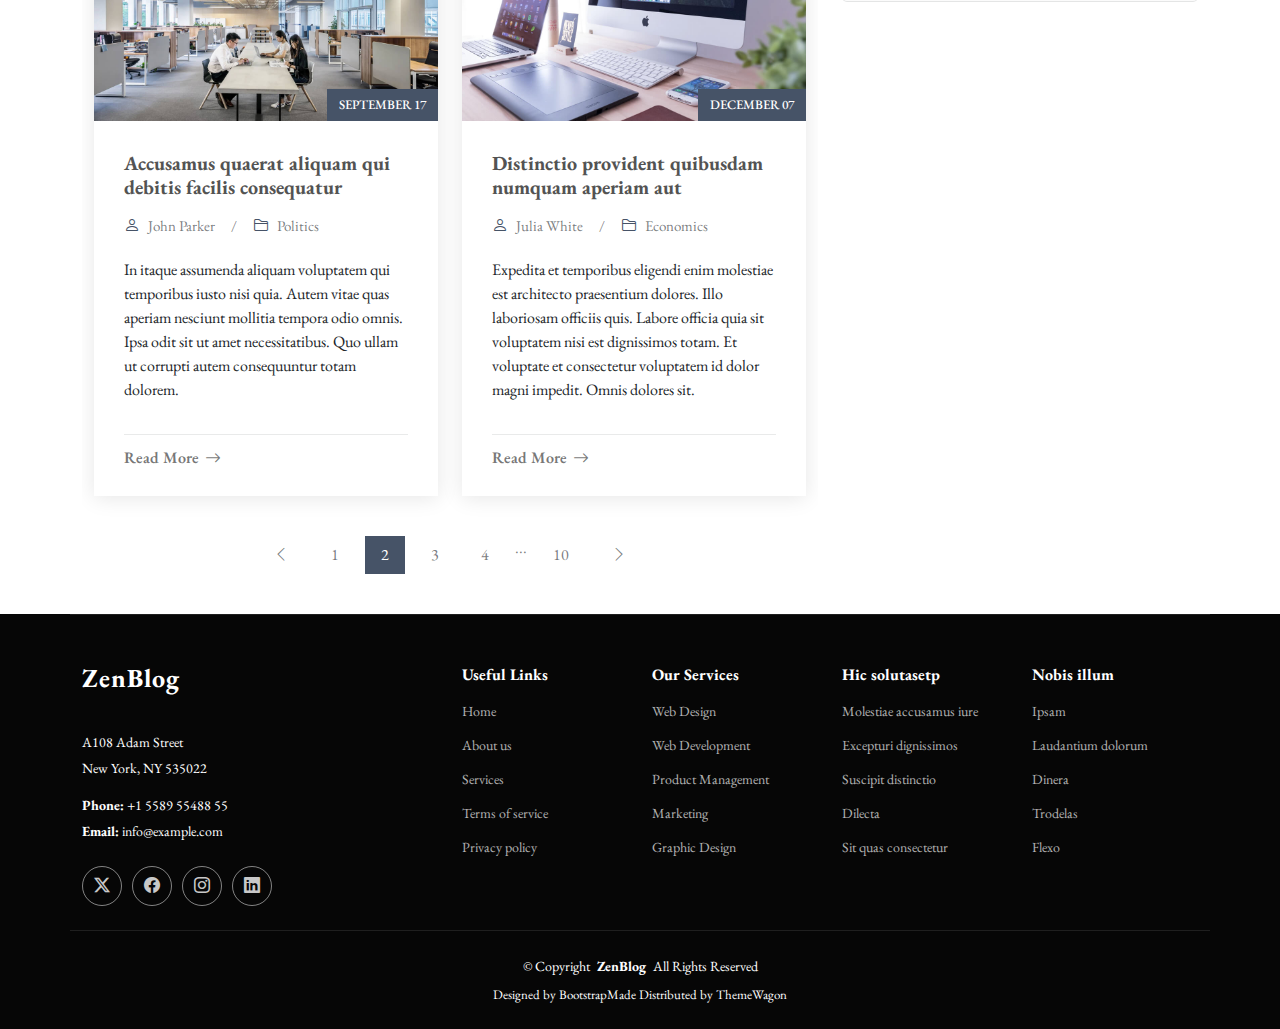
<file: category.html>
<!DOCTYPE html>
<html lang="en">

<head>
  <meta charset="utf-8">
  <meta content="width=device-width, initial-scale=1.0" name="viewport">
  <title>Category - ZenBlog Bootstrap Template</title>
  <meta name="description" content="">
  <meta name="keywords" content="">

  <!-- Favicons -->
  <link href="assets/img/favicon.png" rel="icon">
  <link href="assets/img/apple-touch-icon.png" rel="apple-touch-icon">

  <!-- Fonts -->
  <link href="https://fonts.googleapis.com" rel="preconnect">
  <link href="https://fonts.gstatic.com" rel="preconnect" crossorigin>
  <link href="https://fonts.googleapis.com/css2?family=Inter:wght@100;200;300;400;500;600;700;800;900&family=EB+Garamond:ital,wght@0,400;0,500;0,600;0,700;0,800;1,400;1,500;1,600;1,700;1,800&display=swap" rel="stylesheet">

  <!-- Vendor CSS Files -->
  <link href="assets/vendor/bootstrap/css/bootstrap.min.css" rel="stylesheet">
  <link href="assets/vendor/bootstrap-icons/bootstrap-icons.css" rel="stylesheet">
  <link href="assets/vendor/aos/aos.css" rel="stylesheet">
  <link href="assets/vendor/swiper/swiper-bundle.min.css" rel="stylesheet">

  <!-- Main CSS File -->
  <link href="assets/css/main.css" rel="stylesheet">

  <!-- =======================================================
  * Template Name: ZenBlog
  * Template URL: https://bootstrapmade.com/zenblog-bootstrap-blog-template/
  * Updated: Aug 08 2024 with Bootstrap v5.3.3
  * Author: BootstrapMade.com
  * License: https://bootstrapmade.com/license/
  ======================================================== -->
</head>

<body class="category-page">

  <header id="header" class="header d-flex align-items-center sticky-top">
    <div class="container position-relative d-flex align-items-center justify-content-between">

      <a href="index.html" class="logo d-flex align-items-center me-auto me-xl-0">
        <!-- Uncomment the line below if you also wish to use an image logo -->
        <!-- <img src="assets/img/logo.png" alt=""> -->
        <h1 class="sitename">ZenBlog</h1>
      </a>

      <nav id="navmenu" class="navmenu">
        <ul>
          <li><a href="index.html">Home</a></li>
          <li><a href="about.html">About</a></li>
          <li><a href="single-post.html">Single Post</a></li>
          <li class="dropdown"><a href="#"><span>Categories</span> <i class="bi bi-chevron-down toggle-dropdown"></i></a>
            <ul>
              <li><a href="category.html" class="active">Category 1</a></li>
              <li class="dropdown"><a href="#"><span>Deep Dropdown</span> <i class="bi bi-chevron-down toggle-dropdown"></i></a>
                <ul>
                  <li><a href="#">Deep Dropdown 1</a></li>
                  <li><a href="#">Deep Dropdown 2</a></li>
                  <li><a href="#">Deep Dropdown 3</a></li>
                  <li><a href="#">Deep Dropdown 4</a></li>
                  <li><a href="#">Deep Dropdown 5</a></li>
                </ul>
              </li>
              <li><a href="category.html" class="active">Category 2</a></li>
              <li><a href="category.html" class="active">Category 3</a></li>
              <li><a href="category.html" class="active">Category 4</a></li>
            </ul>
          </li>
          <li><a href="contact.html">Contact</a></li>
        </ul>
        <i class="mobile-nav-toggle d-xl-none bi bi-list"></i>
      </nav>

      <div class="header-social-links">
        <a href="#" class="twitter"><i class="bi bi-twitter-x"></i></a>
        <a href="#" class="facebook"><i class="bi bi-facebook"></i></a>
        <a href="#" class="instagram"><i class="bi bi-instagram"></i></a>
        <a href="#" class="linkedin"><i class="bi bi-linkedin"></i></a>
      </div>

    </div>
  </header>

  <main class="main">

    <!-- Page Title -->
    <div class="page-title position-relative">
      <div class="container d-lg-flex justify-content-between align-items-center">
        <h1 class="mb-2 mb-lg-0">Category</h1>
        <nav class="breadcrumbs">
          <ol>
            <li><a href="index.html">Home</a></li>
            <li class="current">Categories</li>
          </ol>
        </nav>
      </div>
    </div><!-- End Page Title -->

    <div class="container">
      <div class="row">

        <div class="col-lg-8">

          <!-- Blog Posts Section -->
          <section id="blog-posts" class="blog-posts section">

            <div class="container">
              <div class="row gy-4">

                <div class="col-lg-6">
                  <article class="position-relative h-100">

                    <div class="post-img position-relative overflow-hidden">
                      <img src="assets/img/blog/blog-1.jpg" class="img-fluid" alt="">
                      <span class="post-date">December 12</span>
                    </div>

                    <div class="post-content d-flex flex-column">

                      <h3 class="post-title">Dolorum optio tempore voluptas dignissimos cumque fuga qui quibusdam quia</h3>

                      <div class="meta d-flex align-items-center">
                        <div class="d-flex align-items-center">
                          <i class="bi bi-person"></i> <span class="ps-2">John Doe</span>
                        </div>
                        <span class="px-3 text-black-50">/</span>
                        <div class="d-flex align-items-center">
                          <i class="bi bi-folder2"></i> <span class="ps-2">Politics</span>
                        </div>
                      </div>

                      <p>
                        Similique neque nam consequuntur ad non maxime aliquam quas. Quibusdam animi praesentium. Aliquam et laboriosam eius aut nostrum quidem aliquid dicta.
                      </p>

                      <hr>

                      <a href="blog-details.html" class="readmore stretched-link"><span>Read More</span><i class="bi bi-arrow-right"></i></a>

                    </div>

                  </article>
                </div><!-- End post list item -->

                <div class="col-lg-6">
                  <article class="position-relative h-100">

                    <div class="post-img position-relative overflow-hidden">
                      <img src="assets/img/blog/blog-2.jpg" class="img-fluid" alt="">
                      <span class="post-date">March 19</span>
                    </div>

                    <div class="post-content d-flex flex-column">

                      <h3 class="post-title">Nisi magni odit consequatur autem nulla dolorem</h3>

                      <div class="meta d-flex align-items-center">
                        <div class="d-flex align-items-center">
                          <i class="bi bi-person"></i> <span class="ps-2">Julia Parker</span>
                        </div>
                        <span class="px-3 text-black-50">/</span>
                        <div class="d-flex align-items-center">
                          <i class="bi bi-folder2"></i> <span class="ps-2">Economics</span>
                        </div>
                      </div>

                      <p>
                        Incidunt voluptate sit temporibus aperiam. Quia vitae aut sint ullam quis illum voluptatum et. Quo libero rerum voluptatem pariatur nam.
                      </p>

                      <hr>

                      <a href="blog-details.html" class="readmore stretched-link"><span>Read More</span><i class="bi bi-arrow-right"></i></a>

                    </div>

                  </article>
                </div><!-- End post list item -->

                <div class="col-lg-6">
                  <article class="position-relative h-100">

                    <div class="post-img position-relative overflow-hidden">
                      <img src="assets/img/blog/blog-3.jpg" class="img-fluid" alt="">
                      <span class="post-date">June 24</span>
                    </div>

                    <div class="post-content d-flex flex-column">

                      <h3 class="post-title">Possimus soluta ut id suscipit ea ut. In quo quia et soluta libero sit sint.</h3>

                      <div class="meta d-flex align-items-center">
                        <div class="d-flex align-items-center">
                          <i class="bi bi-person"></i> <span class="ps-2">Maria Doe</span>
                        </div>
                        <span class="px-3 text-black-50">/</span>
                        <div class="d-flex align-items-center">
                          <i class="bi bi-folder2"></i> <span class="ps-2">Sports</span>
                        </div>
                      </div>

                      <p>
                        Aut iste neque ut illum qui perspiciatis similique recusandae non. Fugit autem dolorem labore omnis et. Eum temporibus fugiat voluptate enim tenetur sunt omnis.
                      </p>

                      <hr>

                      <a href="blog-details.html" class="readmore stretched-link"><span>Read More</span><i class="bi bi-arrow-right"></i></a>

                    </div>

                  </article>
                </div><!-- End post list item -->

                <div class="col-lg-6">
                  <article class="position-relative h-100">

                    <div class="post-img position-relative overflow-hidden">
                      <img src="assets/img/blog/blog-4.jpg" class="img-fluid" alt="">
                      <span class="post-date">August 05</span>
                    </div>

                    <div class="post-content d-flex flex-column">

                      <h3 class="post-title">Non rem rerum nam cum quo minus. Dolor distinctio deleniti explicabo eius exercitationem.</h3>

                      <div class="meta d-flex align-items-center">
                        <div class="d-flex align-items-center">
                          <i class="bi bi-person"></i> <span class="ps-2">Maria Doe</span>
                        </div>
                        <span class="px-3 text-black-50">/</span>
                        <div class="d-flex align-items-center">
                          <i class="bi bi-folder2"></i> <span class="ps-2">Sports</span>
                        </div>
                      </div>

                      <p>
                        Aspernatur rerum perferendis et sint. Voluptates cupiditate voluptas atque quae. Rem veritatis rerum enim et autem. Saepe atque cum eligendi eaque iste omnis a qui.
                      </p>

                      <hr>

                      <a href="blog-details.html" class="readmore stretched-link"><span>Read More</span><i class="bi bi-arrow-right"></i></a>

                    </div>

                  </article>
                </div><!-- End post list item -->

                <div class="col-lg-6">
                  <article class="position-relative h-100">

                    <div class="post-img position-relative overflow-hidden">
                      <img src="assets/img/blog/blog-5.jpg" class="img-fluid" alt="">
                      <span class="post-date">September 17</span>
                    </div>

                    <div class="post-content d-flex flex-column">

                      <h3 class="post-title">Accusamus quaerat aliquam qui debitis facilis consequatur</h3>

                      <div class="meta d-flex align-items-center">
                        <div class="d-flex align-items-center">
                          <i class="bi bi-person"></i> <span class="ps-2">John Parker</span>
                        </div>
                        <span class="px-3 text-black-50">/</span>
                        <div class="d-flex align-items-center">
                          <i class="bi bi-folder2"></i> <span class="ps-2">Politics</span>
                        </div>
                      </div>

                      <p>
                        In itaque assumenda aliquam voluptatem qui temporibus iusto nisi quia. Autem vitae quas aperiam nesciunt mollitia tempora odio omnis. Ipsa odit sit ut amet necessitatibus. Quo ullam ut corrupti autem consequuntur totam dolorem.
                      </p>

                      <hr>

                      <a href="blog-details.html" class="readmore stretched-link"><span>Read More</span><i class="bi bi-arrow-right"></i></a>

                    </div>

                  </article>
                </div><!-- End post list item -->

                <div class="col-lg-6">
                  <article class="position-relative h-100">

                    <div class="post-img position-relative overflow-hidden">
                      <img src="assets/img/blog/blog-6.jpg" class="img-fluid" alt="">
                      <span class="post-date">December 07</span>
                    </div>

                    <div class="post-content d-flex flex-column">

                      <h3 class="post-title">Distinctio provident quibusdam numquam aperiam aut</h3>

                      <div class="meta d-flex align-items-center">
                        <div class="d-flex align-items-center">
                          <i class="bi bi-person"></i> <span class="ps-2">Julia White</span>
                        </div>
                        <span class="px-3 text-black-50">/</span>
                        <div class="d-flex align-items-center">
                          <i class="bi bi-folder2"></i> <span class="ps-2">Economics</span>
                        </div>
                      </div>

                      <p>
                        Expedita et temporibus eligendi enim molestiae est architecto praesentium dolores. Illo laboriosam officiis quis. Labore officia quia sit voluptatem nisi est dignissimos totam. Et voluptate et consectetur voluptatem id dolor magni impedit. Omnis dolores sit.
                      </p>

                      <hr>

                      <a href="blog-details.html" class="readmore stretched-link"><span>Read More</span><i class="bi bi-arrow-right"></i></a>

                    </div>

                  </article>
                </div><!-- End post list item -->

              </div>
            </div>

          </section><!-- /Blog Posts Section -->

          <!-- Blog Pagination Section -->
          <section id="blog-pagination" class="blog-pagination section">

            <div class="container">
              <div class="d-flex justify-content-center">
                <ul>
                  <li><a href="#"><i class="bi bi-chevron-left"></i></a></li>
                  <li><a href="#">1</a></li>
                  <li><a href="#" class="active">2</a></li>
                  <li><a href="#">3</a></li>
                  <li><a href="#">4</a></li>
                  <li>...</li>
                  <li><a href="#">10</a></li>
                  <li><a href="#"><i class="bi bi-chevron-right"></i></a></li>
                </ul>
              </div>
            </div>

          </section><!-- /Blog Pagination Section -->

        </div>

        <div class="col-lg-4 sidebar">

          <div class="widgets-container">

            <!-- Blog Author Widget 2 -->
            <div class="blog-author-widget-2 widget-item">

              <div class="d-flex flex-column align-items-center">
                <img src="assets/img/blog/blog-author.jpg" class="rounded-circle flex-shrink-0" alt="">
                <h4>Jane Smith</h4>
                <div class="social-links">
                  <a href="https://x.com/#"><i class="bi bi-twitter-x"></i></a>
                  <a href="https://facebook.com/#"><i class="bi bi-facebook"></i></a>
                  <a href="https://instagram.com/#"><i class="biu bi-instagram"></i></a>
                  <a href="https://instagram.com/#"><i class="biu bi-linkedin"></i></a>
                </div>

                <p>
                  Itaque quidem optio quia voluptatibus dolorem dolor. Modi eum sed possimus accusantium. Quas repellat voluptatem officia numquam sint aspernatur voluptas. Esse et accusantium ut unde voluptas.
                </p>

              </div>
            </div><!--/Blog Author Widget 2 -->

            <!-- Search Widget -->
            <div class="search-widget widget-item">

              <h3 class="widget-title">Search</h3>
              <form action="">
                <input type="text">
                <button type="submit" title="Search"><i class="bi bi-search"></i></button>
              </form>

            </div><!--/Search Widget -->

            <!-- Recent Posts Widget -->
            <div class="recent-posts-widget widget-item">

              <h3 class="widget-title">Recent Posts</h3>

              <div class="post-item">
                <img src="assets/img/blog/blog-recent-1.jpg" alt="" class="flex-shrink-0">
                <div>
                  <h4><a href="blog-details.html">Nihil blanditiis at in nihil autem</a></h4>
                  <time datetime="2020-01-01">Jan 1, 2020</time>
                </div>
              </div><!-- End recent post item-->

              <div class="post-item">
                <img src="assets/img/blog/blog-recent-2.jpg" alt="" class="flex-shrink-0">
                <div>
                  <h4><a href="blog-details.html">Quidem autem et impedit</a></h4>
                  <time datetime="2020-01-01">Jan 1, 2020</time>
                </div>
              </div><!-- End recent post item-->

              <div class="post-item">
                <img src="assets/img/blog/blog-recent-3.jpg" alt="" class="flex-shrink-0">
                <div>
                  <h4><a href="blog-details.html">Id quia et et ut maxime similique occaecati ut</a></h4>
                  <time datetime="2020-01-01">Jan 1, 2020</time>
                </div>
              </div><!-- End recent post item-->

              <div class="post-item">
                <img src="assets/img/blog/blog-recent-4.jpg" alt="" class="flex-shrink-0">
                <div>
                  <h4><a href="blog-details.html">Laborum corporis quo dara net para</a></h4>
                  <time datetime="2020-01-01">Jan 1, 2020</time>
                </div>
              </div><!-- End recent post item-->

              <div class="post-item">
                <img src="assets/img/blog/blog-recent-5.jpg" alt="" class="flex-shrink-0">
                <div>
                  <h4><a href="blog-details.html">Et dolores corrupti quae illo quod dolor</a></h4>
                  <time datetime="2020-01-01">Jan 1, 2020</time>
                </div>
              </div><!-- End recent post item-->

            </div><!--/Recent Posts Widget -->

            <!-- Tags Widget -->
            <div class="tags-widget widget-item">

              <h3 class="widget-title">Tags</h3>
              <ul>
                <li><a href="#">App</a></li>
                <li><a href="#">IT</a></li>
                <li><a href="#">Business</a></li>
                <li><a href="#">Mac</a></li>
                <li><a href="#">Design</a></li>
                <li><a href="#">Office</a></li>
                <li><a href="#">Creative</a></li>
                <li><a href="#">Studio</a></li>
                <li><a href="#">Smart</a></li>
                <li><a href="#">Tips</a></li>
                <li><a href="#">Marketing</a></li>
              </ul>

            </div><!--/Tags Widget -->

          </div>

        </div>

      </div>
    </div>

  </main>

  <footer id="footer" class="footer dark-background">

    <div class="container footer-top">
      <div class="row gy-4">
        <div class="col-lg-4 col-md-6 footer-about">
          <a href="index.html" class="logo d-flex align-items-center">
            <span class="sitename">ZenBlog</span>
          </a>
          <div class="footer-contact pt-3">
            <p>A108 Adam Street</p>
            <p>New York, NY 535022</p>
            <p class="mt-3"><strong>Phone:</strong> <span>+1 5589 55488 55</span></p>
            <p><strong>Email:</strong> <span>info@example.com</span></p>
          </div>
          <div class="social-links d-flex mt-4">
            <a href=""><i class="bi bi-twitter-x"></i></a>
            <a href=""><i class="bi bi-facebook"></i></a>
            <a href=""><i class="bi bi-instagram"></i></a>
            <a href=""><i class="bi bi-linkedin"></i></a>
          </div>
        </div>

        <div class="col-lg-2 col-md-3 footer-links">
          <h4>Useful Links</h4>
          <ul>
            <li><a href="#">Home</a></li>
            <li><a href="#">About us</a></li>
            <li><a href="#">Services</a></li>
            <li><a href="#">Terms of service</a></li>
            <li><a href="#">Privacy policy</a></li>
          </ul>
        </div>

        <div class="col-lg-2 col-md-3 footer-links">
          <h4>Our Services</h4>
          <ul>
            <li><a href="#">Web Design</a></li>
            <li><a href="#">Web Development</a></li>
            <li><a href="#">Product Management</a></li>
            <li><a href="#">Marketing</a></li>
            <li><a href="#">Graphic Design</a></li>
          </ul>
        </div>

        <div class="col-lg-2 col-md-3 footer-links">
          <h4>Hic solutasetp</h4>
          <ul>
            <li><a href="#">Molestiae accusamus iure</a></li>
            <li><a href="#">Excepturi dignissimos</a></li>
            <li><a href="#">Suscipit distinctio</a></li>
            <li><a href="#">Dilecta</a></li>
            <li><a href="#">Sit quas consectetur</a></li>
          </ul>
        </div>

        <div class="col-lg-2 col-md-3 footer-links">
          <h4>Nobis illum</h4>
          <ul>
            <li><a href="#">Ipsam</a></li>
            <li><a href="#">Laudantium dolorum</a></li>
            <li><a href="#">Dinera</a></li>
            <li><a href="#">Trodelas</a></li>
            <li><a href="#">Flexo</a></li>
          </ul>
        </div>

      </div>
    </div>

    <div class="container copyright text-center mt-4">
      <p>© <span>Copyright</span> <strong class="px-1 sitename">ZenBlog</strong> <span>All Rights Reserved</span></p>
      <div class="credits">
        <!-- All the links in the footer should remain intact. -->
        <!-- You can delete the links only if you've purchased the pro version. -->
        <!-- Licensing information: https://bootstrapmade.com/license/ -->
        <!-- Purchase the pro version with working PHP/AJAX contact form: [buy-url] -->
        Designed by <a href="https://bootstrapmade.com/">BootstrapMade</a> Distributed by <a href=“https://themewagon.com>ThemeWagon
      </div>
    </div>

  </footer>

  <!-- Scroll Top -->
  <a href="#" id="scroll-top" class="scroll-top d-flex align-items-center justify-content-center"><i class="bi bi-arrow-up-short"></i></a>

  <!-- Preloader -->
  <div id="preloader"></div>

  <!-- Vendor JS Files -->
  <script src="assets/vendor/bootstrap/js/bootstrap.bundle.min.js"></script>
  <script src="assets/vendor/php-email-form/validate.js"></script>
  <script src="assets/vendor/aos/aos.js"></script>
  <script src="assets/vendor/swiper/swiper-bundle.min.js"></script>

  <!-- Main JS File -->
  <script src="assets/js/main.js"></script>

</body>

</html>
</file>
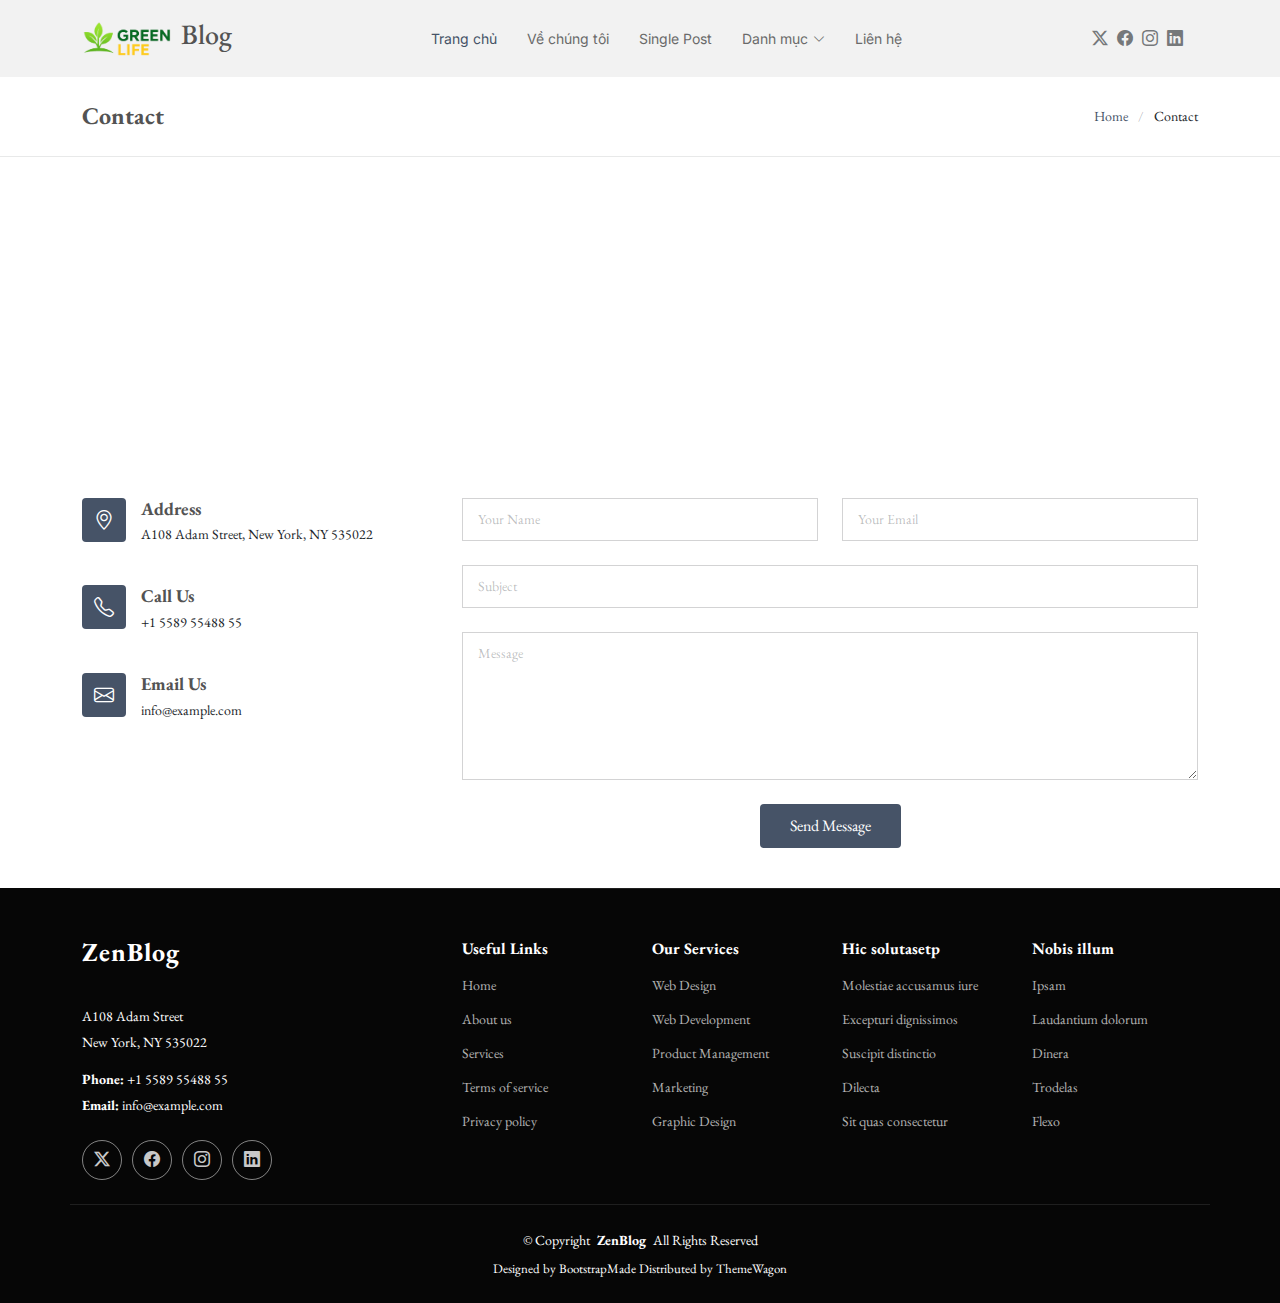
<file: contact.html>
<!DOCTYPE html>
<html lang="en">

<head>
  <meta charset="utf-8">
  <meta content="width=device-width, initial-scale=1.0" name="viewport">
  <title>Contact - ZenBlog Bootstrap Template</title>
  <meta name="description" content="">
  <meta name="keywords" content="">

  <!-- Favicons -->
  <link href="assets/img/favicon.png" rel="icon">
  <link href="assets/img/apple-touch-icon.png" rel="apple-touch-icon">

  <!-- Fonts -->
  <link href="https://fonts.googleapis.com" rel="preconnect">
  <link href="https://fonts.gstatic.com" rel="preconnect" crossorigin>
  <link
    href="https://fonts.googleapis.com/css2?family=Inter:wght@100;200;300;400;500;600;700;800;900&family=EB+Garamond:ital,wght@0,400;0,500;0,600;0,700;0,800;1,400;1,500;1,600;1,700;1,800&display=swap"
    rel="stylesheet">

  <!-- Vendor CSS Files -->
  <link href="assets/vendor/bootstrap/css/bootstrap.min.css" rel="stylesheet">
  <link href="assets/vendor/bootstrap-icons/bootstrap-icons.css" rel="stylesheet">
  <link href="assets/vendor/aos/aos.css" rel="stylesheet">
  <link href="assets/vendor/swiper/swiper-bundle.min.css" rel="stylesheet">

  <!-- Main CSS File -->
  <link href="assets/css/main.css" rel="stylesheet">

</head>

<body class="contact-page">

  <header id="header" class="header d-flex align-items-center sticky-top">
    <div class="container position-relative d-flex align-items-center justify-content-between">

      <!-- Header Logo -->
      <a href="index.html" class="logo d-flex align-items-center me-auto me-xl-0">
        <img src="assets/img/logo.png" alt="">
        <h3 class="sitename">Blog</h3>
      </a>

      <!-- Navbar -->
      <nav id="navmenu" class="navmenu">
        <ul>
          <li><a href="index.html" class="active">Trang chủ</a></li>
          <li><a href="about.html">Về chúng tôi</a></li>
          <li><a href="single-post.html">Single Post</a></li>
          <li class="dropdown"><a href="#"><span>Danh mục</span> <i class="bi bi-chevron-down toggle-dropdown"></i></a>
            <ul>
              <li><a href="category.html">Category 1</a></li>
              <li class="dropdown"><a href="#"><span>Deep Dropdown</span> <i
                    class="bi bi-chevron-down toggle-dropdown"></i></a>
                <ul>
                  <li><a href="#">Deep Dropdown 1</a></li>
                  <li><a href="#">Deep Dropdown 2</a></li>
                  <li><a href="#">Deep Dropdown 3</a></li>
                  <li><a href="#">Deep Dropdown 4</a></li>
                  <li><a href="#">Deep Dropdown 5</a></li>
                </ul>
              </li>
              <li><a href="category.html">Category 2</a></li>
              <li><a href="category.html">Category 3</a></li>
              <li><a href="category.html">Category 4</a></li>
            </ul>
          </li>
          <li><a href="contact.html">Liên hệ</a></li>
        </ul>
        <i class="mobile-nav-toggle d-xl-none bi bi-list"></i>
      </nav>

      <div class="header-social-links">
        <a href="#" class="twitter"><i class="bi bi-twitter-x"></i></a>
        <a href="#" class="facebook"><i class="bi bi-facebook"></i></a>
        <a href="#" class="instagram"><i class="bi bi-instagram"></i></a>
        <a href="#" class="linkedin"><i class="bi bi-linkedin"></i></a>
      </div>

    </div>
  </header>

  <main class="main">

    <!-- Page Title -->
    <div class="page-title">
      <div class="container d-lg-flex justify-content-between align-items-center">
        <h1 class="mb-2 mb-lg-0">Contact</h1>
        <nav class="breadcrumbs">
          <ol>
            <li><a href="index.html">Home</a></li>
            <li class="current">Contact</li>
          </ol>
        </nav>
      </div>
    </div><!-- End Page Title -->

    <!-- Contact Section -->
    <section id="contact" class="contact section">

      <div class="container" data-aos="fade-up" data-aos-delay="100">

        <div class="mb-4" data-aos="fade-up" data-aos-delay="200">
          <iframe style="border:0; width: 100%; height: 270px;"
            src="https://www.google.com/maps/embed?pb=!1m14!1m8!1m3!1d48389.78314118045!2d-74.006138!3d40.710059!3m2!1i1024!2i768!4f13.1!3m3!1m2!1s0x89c25a22a3bda30d%3A0xb89d1fe6bc499443!2sDowntown%20Conference%20Center!5e0!3m2!1sen!2sus!4v1676961268712!5m2!1sen!2sus"
            frameborder="0" allowfullscreen="" loading="lazy" referrerpolicy="no-referrer-when-downgrade"></iframe>
        </div><!-- End Google Maps -->

        <div class="row gy-4">

          <div class="col-lg-4">
            <div class="info-item d-flex" data-aos="fade-up" data-aos-delay="300">
              <i class="bi bi-geo-alt flex-shrink-0"></i>
              <div>
                <h3>Address</h3>
                <p>A108 Adam Street, New York, NY 535022</p>
              </div>
            </div><!-- End Info Item -->

            <div class="info-item d-flex" data-aos="fade-up" data-aos-delay="400">
              <i class="bi bi-telephone flex-shrink-0"></i>
              <div>
                <h3>Call Us</h3>
                <p>+1 5589 55488 55</p>
              </div>
            </div><!-- End Info Item -->

            <div class="info-item d-flex" data-aos="fade-up" data-aos-delay="500">
              <i class="bi bi-envelope flex-shrink-0"></i>
              <div>
                <h3>Email Us</h3>
                <p>info@example.com</p>
              </div>
            </div><!-- End Info Item -->

          </div>

          <div class="col-lg-8">
            <form action="forms/contact.php" method="post" class="php-email-form" data-aos="fade-up"
              data-aos-delay="200">
              <div class="row gy-4">

                <div class="col-md-6">
                  <input type="text" name="name" class="form-control" placeholder="Your Name" required="">
                </div>

                <div class="col-md-6 ">
                  <input type="email" class="form-control" name="email" placeholder="Your Email" required="">
                </div>

                <div class="col-md-12">
                  <input type="text" class="form-control" name="subject" placeholder="Subject" required="">
                </div>

                <div class="col-md-12">
                  <textarea class="form-control" name="message" rows="6" placeholder="Message" required=""></textarea>
                </div>

                <div class="col-md-12 text-center">
                  <div class="loading">Loading</div>
                  <div class="error-message"></div>
                  <div class="sent-message">Your message has been sent. Thank you!</div>

                  <button type="submit">Send Message</button>
                </div>

              </div>
            </form>
          </div><!-- End Contact Form -->

        </div>

      </div>

    </section><!-- /Contact Section -->

  </main>

  <footer id="footer" class="footer dark-background">

    <div class="container footer-top">
      <div class="row gy-4">
        <div class="col-lg-4 col-md-6 footer-about">
          <a href="index.html" class="logo d-flex align-items-center">
            <span class="sitename">ZenBlog</span>
          </a>
          <div class="footer-contact pt-3">
            <p>A108 Adam Street</p>
            <p>New York, NY 535022</p>
            <p class="mt-3"><strong>Phone:</strong> <span>+1 5589 55488 55</span></p>
            <p><strong>Email:</strong> <span>info@example.com</span></p>
          </div>
          <div class="social-links d-flex mt-4">
            <a href=""><i class="bi bi-twitter-x"></i></a>
            <a href=""><i class="bi bi-facebook"></i></a>
            <a href=""><i class="bi bi-instagram"></i></a>
            <a href=""><i class="bi bi-linkedin"></i></a>
          </div>
        </div>

        <div class="col-lg-2 col-md-3 footer-links">
          <h4>Useful Links</h4>
          <ul>
            <li><a href="#">Home</a></li>
            <li><a href="#">About us</a></li>
            <li><a href="#">Services</a></li>
            <li><a href="#">Terms of service</a></li>
            <li><a href="#">Privacy policy</a></li>
          </ul>
        </div>

        <div class="col-lg-2 col-md-3 footer-links">
          <h4>Our Services</h4>
          <ul>
            <li><a href="#">Web Design</a></li>
            <li><a href="#">Web Development</a></li>
            <li><a href="#">Product Management</a></li>
            <li><a href="#">Marketing</a></li>
            <li><a href="#">Graphic Design</a></li>
          </ul>
        </div>

        <div class="col-lg-2 col-md-3 footer-links">
          <h4>Hic solutasetp</h4>
          <ul>
            <li><a href="#">Molestiae accusamus iure</a></li>
            <li><a href="#">Excepturi dignissimos</a></li>
            <li><a href="#">Suscipit distinctio</a></li>
            <li><a href="#">Dilecta</a></li>
            <li><a href="#">Sit quas consectetur</a></li>
          </ul>
        </div>

        <div class="col-lg-2 col-md-3 footer-links">
          <h4>Nobis illum</h4>
          <ul>
            <li><a href="#">Ipsam</a></li>
            <li><a href="#">Laudantium dolorum</a></li>
            <li><a href="#">Dinera</a></li>
            <li><a href="#">Trodelas</a></li>
            <li><a href="#">Flexo</a></li>
          </ul>
        </div>

      </div>
    </div>

    <div class="container copyright text-center mt-4">
      <p>© <span>Copyright</span> <strong class="px-1 sitename">ZenBlog</strong> <span>All Rights Reserved</span></p>
      <div class="credits">
        <!-- All the links in the footer should remain intact. -->
        <!-- You can delete the links only if you've purchased the pro version. -->
        <!-- Licensing information: https://bootstrapmade.com/license/ -->
        <!-- Purchase the pro version with working PHP/AJAX contact form: [buy-url] -->
        Designed by <a href="https://bootstrapmade.com/">BootstrapMade</a> Distributed by <a
          href=“https://themewagon.com>ThemeWagon
      </div>
    </div>

  </footer>

  <!-- Scroll Top -->
  <a href="#" id="scroll-top" class="scroll-top d-flex align-items-center justify-content-center"><i
      class="bi bi-arrow-up-short"></i></a>

  <!-- Preloader -->
  <div id="preloader"></div>

  <!-- Vendor JS Files -->
  <script src="assets/vendor/bootstrap/js/bootstrap.bundle.min.js"></script>
  <script src="assets/vendor/php-email-form/validate.js"></script>
  <script src="assets/vendor/aos/aos.js"></script>
  <script src="assets/vendor/swiper/swiper-bundle.min.js"></script>

  <!-- Main JS File -->
  <script src="assets/js/main.js"></script>

</body>

</html>
</file>
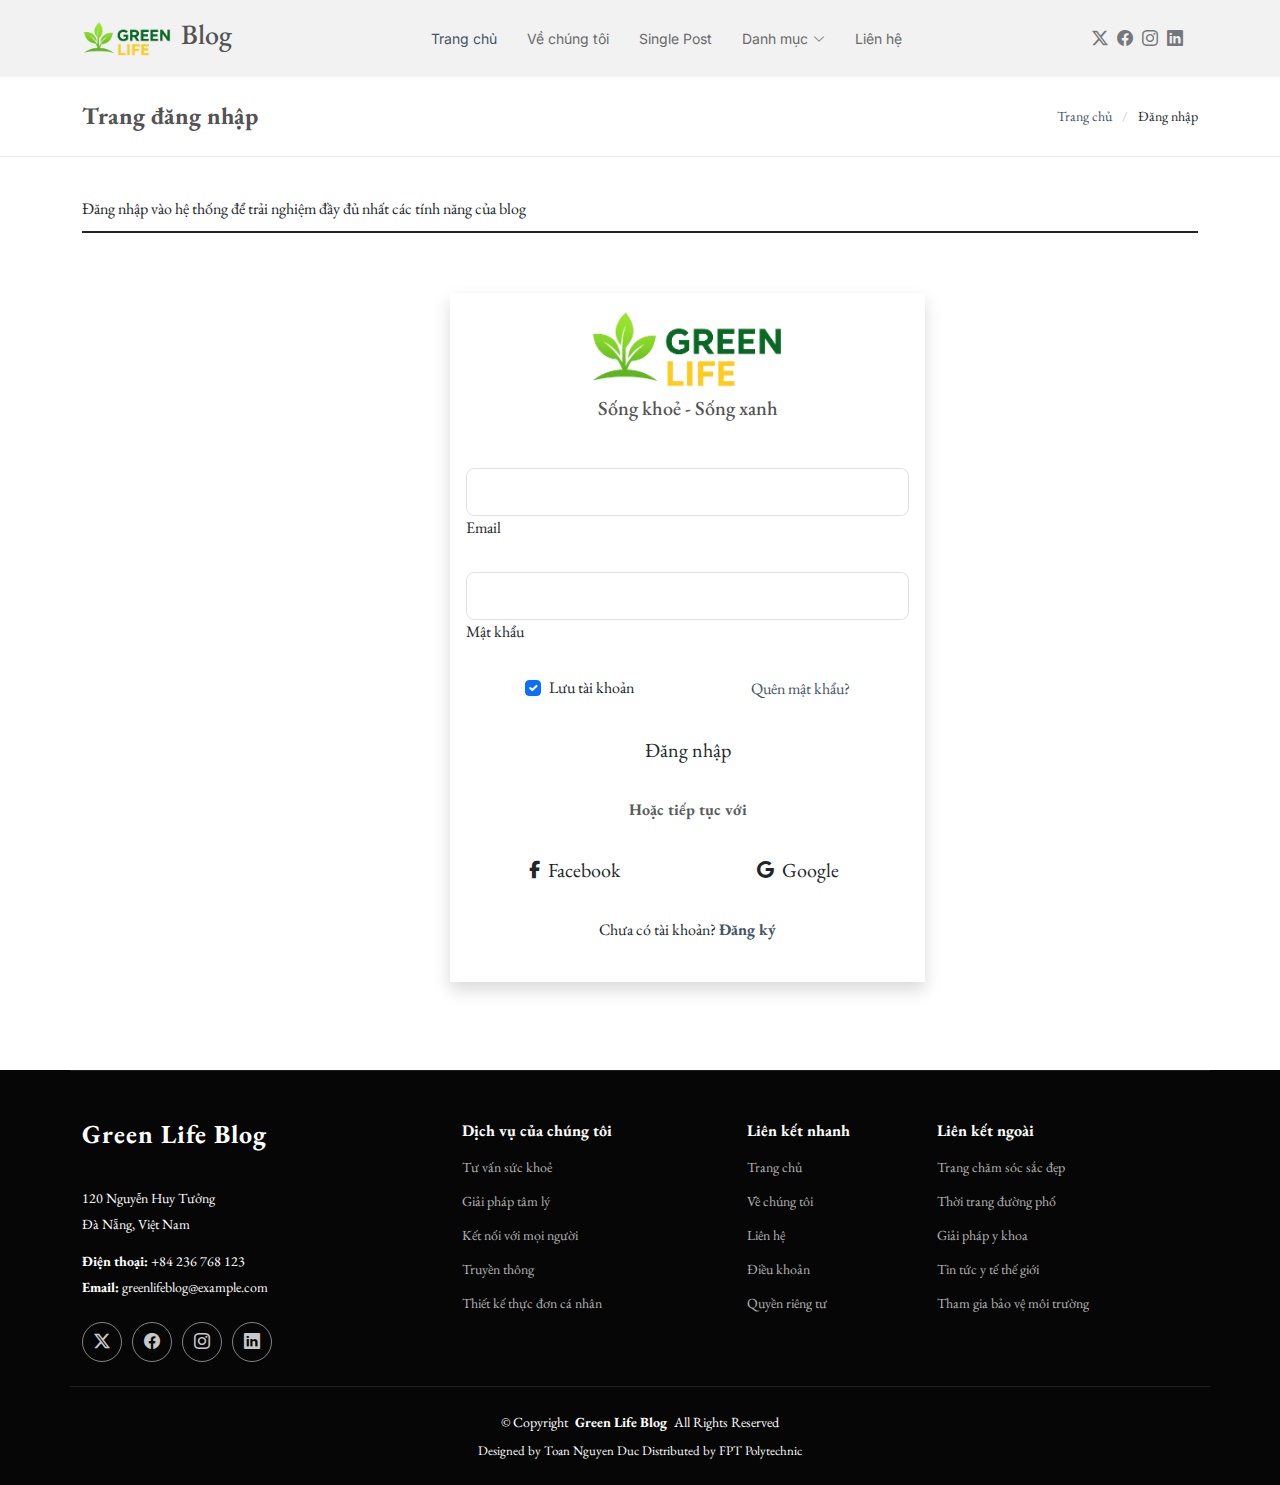
<file: login.html>
<!DOCTYPE html>
<html lang="en">

<head>
  <meta charset="utf-8">
  <meta content="width=device-width, initial-scale=1.0" name="viewport">
  <title>Đăng nhập</title>
  <meta name="description" content="">
  <meta name="keywords" content="">

  <!-- Favicons -->
  <link href="assets/img/favicon.png" rel="icon">
  <link href="assets/img/apple-touch-icon.png" rel="apple-touch-icon">

  <!-- Fonts -->
  <link href="https://fonts.googleapis.com" rel="preconnect">
  <link href="https://fonts.gstatic.com" rel="preconnect" crossorigin>
  <link
    href="https://fonts.googleapis.com/css2?family=Inter:wght@100;200;300;400;500;600;700;800;900&family=EB+Garamond:ital,wght@0,400;0,500;0,600;0,700;0,800;1,400;1,500;1,600;1,700;1,800&display=swap"
    rel="stylesheet">

  <!-- Vendor CSS Files -->
  <link href="assets/vendor/bootstrap/css/bootstrap.min.css" rel="stylesheet">
  <link href="assets/vendor/bootstrap-icons/bootstrap-icons.css" rel="stylesheet">
  <link href="assets/vendor/aos/aos.css" rel="stylesheet">
  <link href="assets/vendor/swiper/swiper-bundle.min.css" rel="stylesheet">
  <link href="assets/vendor/fontawesome672/css/all.min.css" rel="stylesheet">

  <!-- Main CSS File -->
  <link href="assets/css/main.css" rel="stylesheet">

</head>

<body class="contact-page">

  <header id="header" class="header d-flex align-items-center sticky-top">
    <div class="container position-relative d-flex align-items-center justify-content-between">

      <!-- Header Logo -->
      <a href="index.html" class="logo d-flex align-items-center me-auto me-xl-0">
        <img src="assets/img/logo.png" alt="">
        <h3 class="sitename">Blog</h3>
      </a>

      <!-- Navbar -->
      <nav id="navmenu" class="navmenu">
        <ul>
          <li><a href="index.html" class="active">Trang chủ</a></li>
          <li><a href="about.html">Về chúng tôi</a></li>
          <li><a href="single-post.html">Single Post</a></li>
          <li class="dropdown"><a href="#"><span>Danh mục</span> <i class="bi bi-chevron-down toggle-dropdown"></i></a>
            <ul>
              <li><a href="category.html">Category 1</a></li>
              <li class="dropdown"><a href="#"><span>Deep Dropdown</span> <i
                    class="bi bi-chevron-down toggle-dropdown"></i></a>
                <ul>
                  <li><a href="#">Deep Dropdown 1</a></li>
                  <li><a href="#">Deep Dropdown 2</a></li>
                  <li><a href="#">Deep Dropdown 3</a></li>
                  <li><a href="#">Deep Dropdown 4</a></li>
                  <li><a href="#">Deep Dropdown 5</a></li>
                </ul>
              </li>
              <li><a href="category.html">Category 2</a></li>
              <li><a href="category.html">Category 3</a></li>
              <li><a href="category.html">Category 4</a></li>
            </ul>
          </li>
          <li><a href="contact.html">Liên hệ</a></li>
        </ul>
        <i class="mobile-nav-toggle d-xl-none bi bi-list"></i>
      </nav>

      <div class="header-social-links">
        <a href="#" class="twitter"><i class="bi bi-twitter-x"></i></a>
        <a href="#" class="facebook"><i class="bi bi-facebook"></i></a>
        <a href="#" class="instagram"><i class="bi bi-instagram"></i></a>
        <a href="#" class="linkedin"><i class="bi bi-linkedin"></i></a>
      </div>

    </div>
  </header>

  <main class="main">

    <!-- Page Title -->
    <div class="page-title">
      <div class="container d-lg-flex justify-content-between align-items-center">
        <h1 class="mb-2 mb-lg-0">Trang đăng nhập</h1>
        <nav class="breadcrumbs">
          <ol>
            <li><a href="index.html">Trang chủ</a></li>
            <li class="current">Đăng nhập</li>
          </ol>
        </nav>
      </div>
    </div><!-- End Page Title -->

    <!-- Contact Section -->
    <section id="starter-section" class="starter-section section container login" data-aos="fade-up">
      <!-- Section Title -->
      <div class="container section-title" data-aos="fade-up">
        <div class="section-title-container d-flex align-items-center justify-content-between">
          <p>Đăng nhập vào hệ thống để trải nghiệm đầy đủ nhất các tính năng của blog</p>
        </div>
      </div><!-- End Section Title -->
      <div class="container pb-5 h-100" data-aos="fade-up">
        <div class="row d-flex align-items-center justify-content-center h-100">
          <div class="col-md-7 col-lg-5 col-xl-5 offset-xl-1 shadow p-3">
            <div class="justify-content-center align-items-center mb-5" style="text-align: center;">
              <img src="assets/img/logo.png" alt="" style="width: 200px;">
              <h5 class="mt-2">Sống khoẻ - Sống xanh</h5>
            </div>
            <form class="">
              <!-- Email input -->
              <div data-mdb-input-init class="form-outline mb-4">
                <input type="email" id="form1Example13" class="form-control form-control-lg" />
                <label class="form-label" for="form1Example13">Email</label>
              </div>

              <!-- Password input -->
              <div data-mdb-input-init class="form-outline mb-4">
                <input type="password" id="form1Example23" class="form-control form-control-lg" />
                <label class="form-label" for="form1Example23">Mật khẩu</label>
              </div>

              <div class="d-flex justify-content-around align-items-center mb-4">
                <!-- Checkbox -->
                <div class="form-check">
                  <input class="form-check-input" type="checkbox" value="" id="form1Example3" checked />
                  <label class="form-check-label" for="form1Example3"> Lưu tài khoản </label>
                </div>
                <a href="#!">Quên mật khẩu?</a>
              </div>

              <!-- Submit button -->
              <button type="submit" data-mdb-button-init data-mdb-ripple-init
                class="btn submit-button btn-lg btn-block w-100">Đăng nhập</button>

              <div class="divider align-items-center my-4">
                <p class="text-center fw-bold mx-3 mb-0 text-muted">Hoặc tiếp tục với</p>
              </div>
              <div class="d-flex justify-content-between align-items-center">
                <!-- <a data-mdb-ripple-init class="btn link-btn btn-primary btn-lg btn-block" style="background-color: #3b5998"
                  href="#!" role="button">
                </a> -->
                <div class="col-6 pe-1">
                  <button type="" data-mdb-button-init data-mdb-ripple-init
                    class="btn submit-button btn-lg btn-block w-100"><i
                      class="fab fa-sm fa-facebook-f me-2"></i>Facebook</button>
                </div>
                <div class="col-6">
                  <button type="" data-mdb-button-init data-mdb-ripple-init
                    class="btn submit-button btn-lg btn-block w-100"><i
                      class="fab fa-sm fa-google me-2"></i>Google</button>
                </div>
                <!-- <a data-mdb-ripple-init class="btn link-btn btn-primary btn-lg btn-block" style="background-color: #55acee"
                  href="#!" role="button"> </a>-->

              </div>
              <div class="justify-content-center text-center m-4">
                <p>Chưa có tài khoản? <span class="fw-bold"><a href="register.html">Đăng ký</a></span></p>
              </div>

            </form>
          </div>
        </div>
      </div>
    </section>
  </main>

  <footer id="footer" class="footer dark-background">

    <div class="container footer-top">
      <div class="row gy-4">
        <div class="col-lg-4 col-md-6 footer-about">
          <a href="index.html" class="logo d-flex align-items-center">
            <span class="sitename">Green Life Blog</span>
          </a>
          <div class="footer-contact pt-3">
            <p>120 Nguyễn Huy Tưởng</p>
            <p>Đà Nẵng, Việt Nam</p>
            <p class="mt-3"><strong>Điện thoại:</strong> <span>+84 236 768 123</span></p>
            <p><strong>Email:</strong> <span>greenlifeblog@example.com</span></p>
          </div>
          <div class="social-links d-flex mt-4">
            <a href=""><i class="bi bi-twitter-x"></i></a>
            <a href=""><i class="bi bi-facebook"></i></a>
            <a href=""><i class="bi bi-instagram"></i></a>
            <a href=""><i class="bi bi-linkedin"></i></a>
          </div>
        </div>

        <div class="col-lg-3 col-md-3 footer-links">
          <h4>Dịch vụ của chúng tôi</h4>
          <ul>
            <li><a href="#">Tư vấn sức khoẻ</a></li>
            <li><a href="#">Giải pháp tâm lý</a></li>
            <li><a href="#">Kết nối với mọi người</a></li>
            <li><a href="#">Truyền thông</a></li>
            <li><a href="#">Thiết kế thực đơn cá nhân</a></li>
          </ul>
        </div>

        <div class="col-lg-2 col-md-3 footer-links">
          <h4>Liên kết nhanh</h4>
          <ul>
            <li><a href="#">Trang chủ</a></li>
            <li><a href="#">Về chúng tôi</a></li>
            <li><a href="#">Liên hệ</a></li>
            <li><a href="#">Điều khoản</a></li>
            <li><a href="#">Quyền riêng tư</a></li>
          </ul>
        </div>

        <div class="col-lg-2 col-md-3 footer-links">
          <h4>Liên kết ngoài</h4>
          <ul>
            <li><a href="#">Trang chăm sóc sắc đẹp</a></li>
            <li><a href="#">Thời trang đường phố</a></li>
            <li><a href="#">Giải pháp y khoa</a></li>
            <li><a href="#">Tin tức y tế thế giới</a></li>
            <li><a href="#">Tham gia bảo vệ môi trường</a></li>
          </ul>
        </div>

      </div>
    </div>

    <div class="container copyright text-center mt-4">
      <p>© <span>Copyright</span> <strong class="px-1 sitename">Green Life Blog</strong> <span>All Rights
          Reserved</span></p>
      <div class="credits">
        Designed by <a href="#">Toan Nguyen Duc</a> Distributed by <a href="#">FPT Polytechnic
      </div>
    </div>

  </footer>


  <!-- Scroll Top -->
  <a href="#" id="scroll-top" class="scroll-top d-flex align-items-center justify-content-center"><i
      class="bi bi-arrow-up-short"></i></a>

  <!-- Preloader -->
  <div id="preloader"></div>

  <!-- Vendor JS Files -->
  <script src="assets/vendor/bootstrap/js/bootstrap.bundle.min.js"></script>
  <script src="assets/vendor/php-email-form/validate.js"></script>
  <script src="assets/vendor/aos/aos.js"></script>
  <script src="assets/vendor/swiper/swiper-bundle.min.js"></script>

  <!-- Main JS File -->
  <script src="assets/js/main.js"></script>

</body>

</html>
</file>
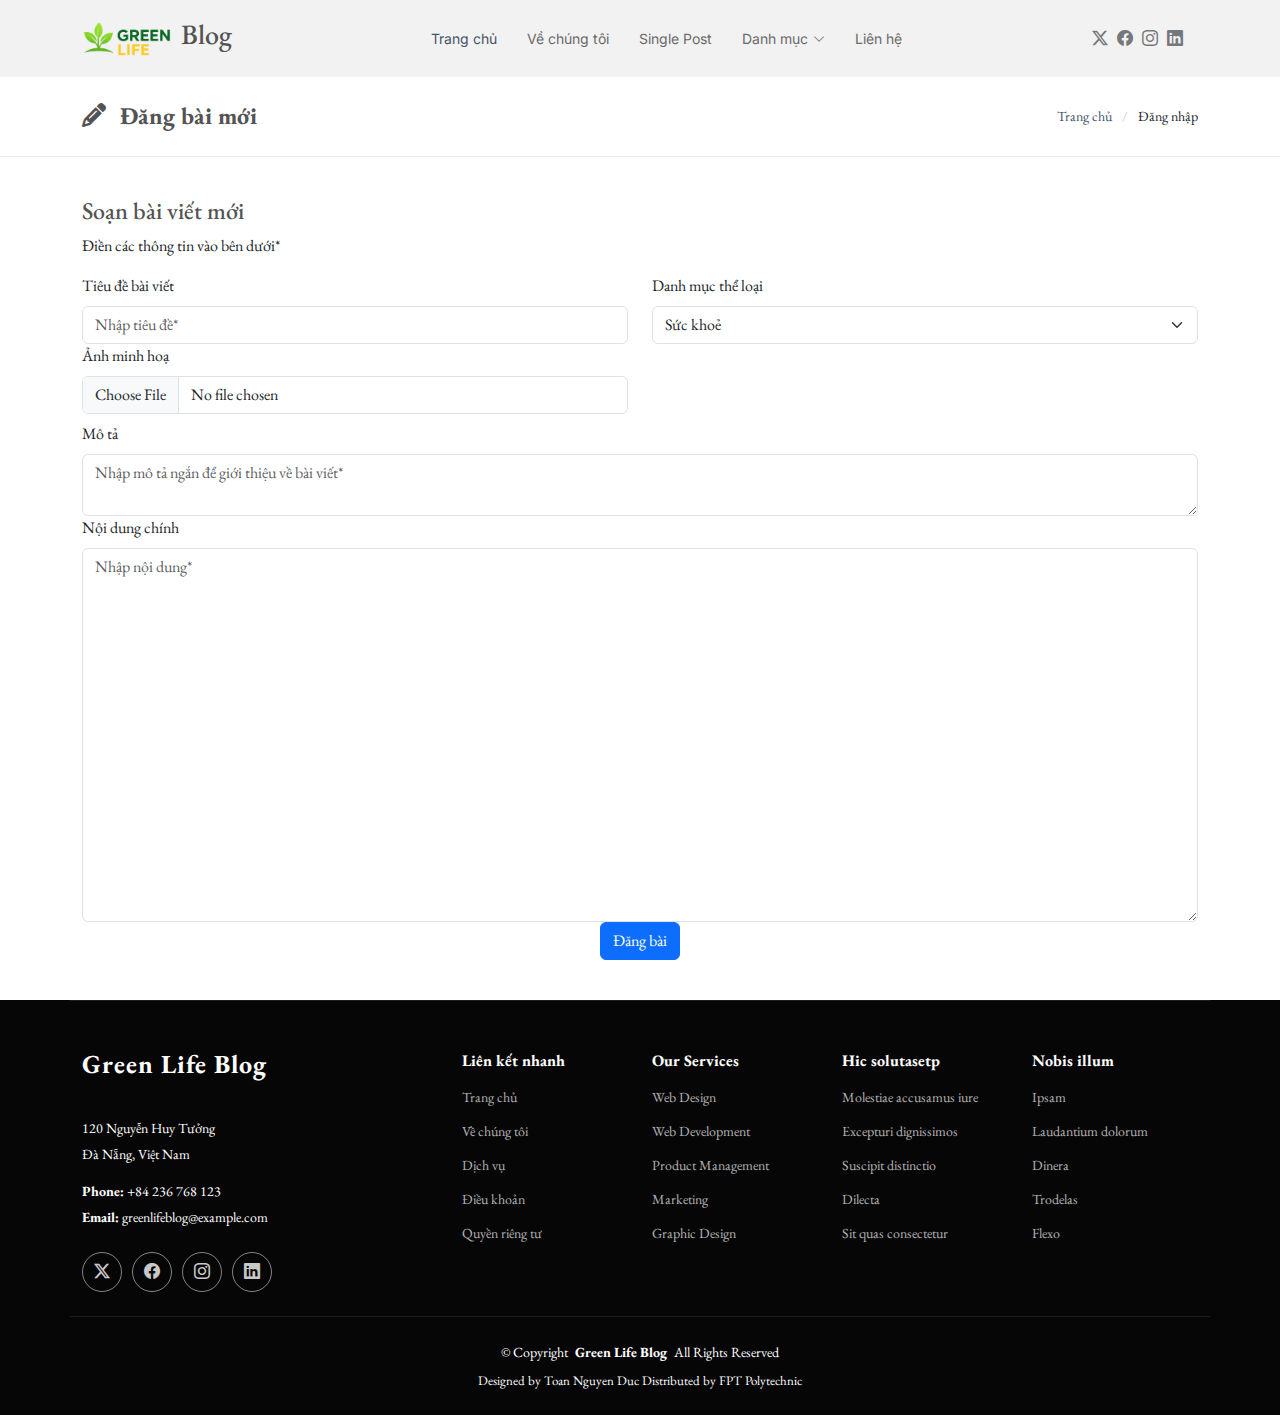
<file: new-post.html>
<!DOCTYPE html>
<html lang="en">

<head>
    <meta charset="utf-8">
    <meta content="width=device-width, initial-scale=1.0" name="viewport">
    <title>Contact - ZenBlog Bootstrap Template</title>
    <meta name="description" content="">
    <meta name="keywords" content="">

    <!-- Favicons -->
    <link href="assets/img/favicon.png" rel="icon">
    <link href="assets/img/apple-touch-icon.png" rel="apple-touch-icon">

    <!-- Fonts -->
    <link href="https://fonts.googleapis.com" rel="preconnect">
    <link href="https://fonts.gstatic.com" rel="preconnect" crossorigin>
    <link
        href="https://fonts.googleapis.com/css2?family=Inter:wght@100;200;300;400;500;600;700;800;900&family=EB+Garamond:ital,wght@0,400;0,500;0,600;0,700;0,800;1,400;1,500;1,600;1,700;1,800&display=swap"
        rel="stylesheet">

    <!-- Vendor CSS Files -->
    <link href="assets/vendor/bootstrap/css/bootstrap.min.css" rel="stylesheet">
    <link href="assets/vendor/bootstrap-icons/bootstrap-icons.css" rel="stylesheet">
    <link href="assets/vendor/aos/aos.css" rel="stylesheet">
    <link href="assets/vendor/swiper/swiper-bundle.min.css" rel="stylesheet">
    <link href="assets/vendor/fontawesome672/css/all.min.css" rel="stylesheet">

    <!-- Main CSS File -->
    <link href="assets/css/main.css" rel="stylesheet">

</head>

<body class="contact-page">

    <header id="header" class="header d-flex align-items-center sticky-top">
        <div class="container position-relative d-flex align-items-center justify-content-between">

            <!-- Header Logo -->
            <a href="index.html" class="logo d-flex align-items-center me-auto me-xl-0">
                <img src="assets/img/logo.png" alt="">
                <h3 class="sitename">Blog</h3>
            </a>

            <!-- Navbar -->
            <nav id="navmenu" class="navmenu">
                <ul>
                    <li><a href="index.html" class="active">Trang chủ</a></li>
                    <li><a href="about.html">Về chúng tôi</a></li>
                    <li><a href="single-post.html">Single Post</a></li>
                    <li class="dropdown"><a href="#"><span>Danh mục</span> <i
                                class="bi bi-chevron-down toggle-dropdown"></i></a>
                        <ul>
                            <li><a href="category.html">Category 1</a></li>
                            <li class="dropdown"><a href="#"><span>Deep Dropdown</span> <i
                                        class="bi bi-chevron-down toggle-dropdown"></i></a>
                                <ul>
                                    <li><a href="#">Deep Dropdown 1</a></li>
                                    <li><a href="#">Deep Dropdown 2</a></li>
                                    <li><a href="#">Deep Dropdown 3</a></li>
                                    <li><a href="#">Deep Dropdown 4</a></li>
                                    <li><a href="#">Deep Dropdown 5</a></li>
                                </ul>
                            </li>
                            <li><a href="category.html">Category 2</a></li>
                            <li><a href="category.html">Category 3</a></li>
                            <li><a href="category.html">Category 4</a></li>
                        </ul>
                    </li>
                    <li><a href="contact.html">Liên hệ</a></li>
                </ul>
                <i class="mobile-nav-toggle d-xl-none bi bi-list"></i>
            </nav>

            <div class="header-social-links">
                <a href="#" class="twitter"><i class="bi bi-twitter-x"></i></a>
                <a href="#" class="facebook"><i class="bi bi-facebook"></i></a>
                <a href="#" class="instagram"><i class="bi bi-instagram"></i></a>
                <a href="#" class="linkedin"><i class="bi bi-linkedin"></i></a>
            </div>

        </div>
    </header>

    <main class="main">

        <!-- Page Title -->
        <div class="page-title">
            <div class="container d-lg-flex justify-content-between align-items-center">
                <h1 class="mb-2 mb-lg-0"><i class="fa fa-pencil me-2" aria-hidden="true"></i> Đăng bài mới</h1>
                <nav class="breadcrumbs">
                    <ol>
                        <li><a href="index.html">Trang chủ</a></li>
                        <li class="current">Đăng nhập</li>
                    </ol>
                </nav>
            </div>
        </div><!-- End Page Title -->

        <!-- news-post Form Section -->
        <section id="news-post-form" class="news-post-form section">
            <div class="container">

                <form action="" data-aos="fade-up">

                    <h4>Soạn bài viết mới</h4>
                    <p>Điền các thông tin vào bên dưới* </p>
                    <div class="row">
                        <div class="col-md-6 form-group">
                            <label for="title" class="form-label" aria-hidden="true">Tiêu đề bài viết</label>
                            <input name="title" type="text" class="form-control" placeholder="Nhập tiêu đề*">
                        </div>
                        <div class="col-md-6 form-group">
                            <label for="category" class="form-label" aria-hidden="true">Danh mục thể loại</label>
                            <select name="category" id="category" class="form-select">
                                <option value="">Sức khoẻ</option>
                                <option value="">Phong cách sống</option>
                                <option value="">Văn hoá</option>
                            </select>
                        </div>
                    </div>
                    <div class="row">
                        <!-- Vùng upload hình ảnh -->
                        <div class="col-md-6 form-group">
                            <label for="image-upload" class="form-label" aria-hidden="true">Ảnh minh hoạ</label>
                            <input type="file" class="form-control" id="image-upload" name="image" accept="image/*">
                            <div id="preview-image" class="mt-2">
                                <!-- Ảnh xem trước sẽ hiển thị ở đây -->
                            </div>
                        </div>
                        <script>
                            // Xem trước ảnh khi chọn file
                            document.addEventListener('DOMContentLoaded', function () {
                                const input = document.getElementById('image-upload');
                                const preview = document.getElementById('preview-image');
                                if (input) {
                                    input.addEventListener('change', function (e) {
                                        preview.innerHTML = '';
                                        const file = e.target.files[0];
                                        if (file && file.type.startsWith('image/')) {
                                            const img = document.createElement('img');
                                            img.src = URL.createObjectURL(file);
                                            img.style.maxWidth = '100%';
                                            img.style.maxHeight = '100px';
                                            img.onload = () => URL.revokeObjectURL(img.src);
                                            preview.appendChild(img);
                                        }
                                    });
                                }
                            });
                        </script>

                    </div>
                    <div class="row">
                        <div class="col form-group">
                            <label for="summary" class="form-label" aria-hidden="true">Mô tả</label>
                            <textarea name="summary" class="form-control" row="3"
                                placeholder="Nhập mô tả ngắn để giới thiệu về bài viết*"></textarea>
                        </div>
                    </div>
                    <div class="row">
                        <div class="col form-group">
                            <label for="content" class="form-label" aria-hidden="true">Nội dung chính</label>
                            <textarea name="content" class="form-control" rows="15"
                                placeholder="Nhập nội dung*"></textarea>
                        </div>
                    </div>

                    <div class="text-center">
                        <button type="submit" class="btn btn-primary">Đăng bài</button>
                    </div>

                </form>

            </div>
        </section><!-- /news-post Form Section -->

    </main>

    <footer id="footer" class="footer dark-background">

        <div class="container footer-top">
            <div class="row gy-4">
                <div class="col-lg-4 col-md-6 footer-about">
                    <a href="index.html" class="logo d-flex align-items-center">
                        <span class="sitename">Green Life Blog</span>
                    </a>
                    <div class="footer-contact pt-3">
                        <p>120 Nguyễn Huy Tưởng</p>
                        <p>Đà Nẵng, Việt Nam</p>
                        <p class="mt-3"><strong>Phone:</strong> <span>+84 236 768 123</span></p>
                        <p><strong>Email:</strong> <span>greenlifeblog@example.com</span></p>
                    </div>
                    <div class="social-links d-flex mt-4">
                        <a href=""><i class="bi bi-twitter-x"></i></a>
                        <a href=""><i class="bi bi-facebook"></i></a>
                        <a href=""><i class="bi bi-instagram"></i></a>
                        <a href=""><i class="bi bi-linkedin"></i></a>
                    </div>
                </div>

                <div class="col-lg-2 col-md-3 footer-links">
                    <h4>Liên kết nhanh</h4>
                    <ul>
                        <li><a href="#">Trang chủ</a></li>
                        <li><a href="#">Về chúng tôi</a></li>
                        <li><a href="#">Dịch vụ</a></li>
                        <li><a href="#">Điều khoản</a></li>
                        <li><a href="#">Quyền riêng tư</a></li>
                    </ul>
                </div>

                <div class="col-lg-2 col-md-3 footer-links">
                    <h4>Our Services</h4>
                    <ul>
                        <li><a href="#">Web Design</a></li>
                        <li><a href="#">Web Development</a></li>
                        <li><a href="#">Product Management</a></li>
                        <li><a href="#">Marketing</a></li>
                        <li><a href="#">Graphic Design</a></li>
                    </ul>
                </div>

                <div class="col-lg-2 col-md-3 footer-links">
                    <h4>Hic solutasetp</h4>
                    <ul>
                        <li><a href="#">Molestiae accusamus iure</a></li>
                        <li><a href="#">Excepturi dignissimos</a></li>
                        <li><a href="#">Suscipit distinctio</a></li>
                        <li><a href="#">Dilecta</a></li>
                        <li><a href="#">Sit quas consectetur</a></li>
                    </ul>
                </div>

                <div class="col-lg-2 col-md-3 footer-links">
                    <h4>Nobis illum</h4>
                    <ul>
                        <li><a href="#">Ipsam</a></li>
                        <li><a href="#">Laudantium dolorum</a></li>
                        <li><a href="#">Dinera</a></li>
                        <li><a href="#">Trodelas</a></li>
                        <li><a href="#">Flexo</a></li>
                    </ul>
                </div>

            </div>
        </div>

        <div class="container copyright text-center mt-4">
            <p>© <span>Copyright</span> <strong class="px-1 sitename">Green Life Blog</strong> <span>All Rights
                    Reserved</span></p>
            <div class="credits">
                <!-- All the links in the footer should remain intact. -->
                <!-- You can delete the links only if you've purchased the pro version. -->
                <!-- Licensing information: https://bootstrapmade.com/license/ -->
                <!-- Purchase the pro version with working PHP/AJAX contact form: [buy-url] -->
                Designed by <a href="#">Toan Nguyen Duc</a> Distributed by <a href="#">FPT Polytechnic
            </div>
        </div>

    </footer>

    <!-- Scroll Top -->
    <a href="#" id="scroll-top" class="scroll-top d-flex align-items-center justify-content-center"><i
            class="bi bi-arrow-up-short"></i></a>

    <!-- Preloader -->
    <div id="preloader"></div>

    <!-- Vendor JS Files -->
    <script src="assets/vendor/bootstrap/js/bootstrap.bundle.min.js"></script>
    <script src="assets/vendor/php-email-form/validate.js"></script>
    <script src="assets/vendor/aos/aos.js"></script>
    <script src="assets/vendor/swiper/swiper-bundle.min.js"></script>

    <!-- Main JS File -->
    <script src="assets/js/main.js"></script>

</body>

</html>
</file>
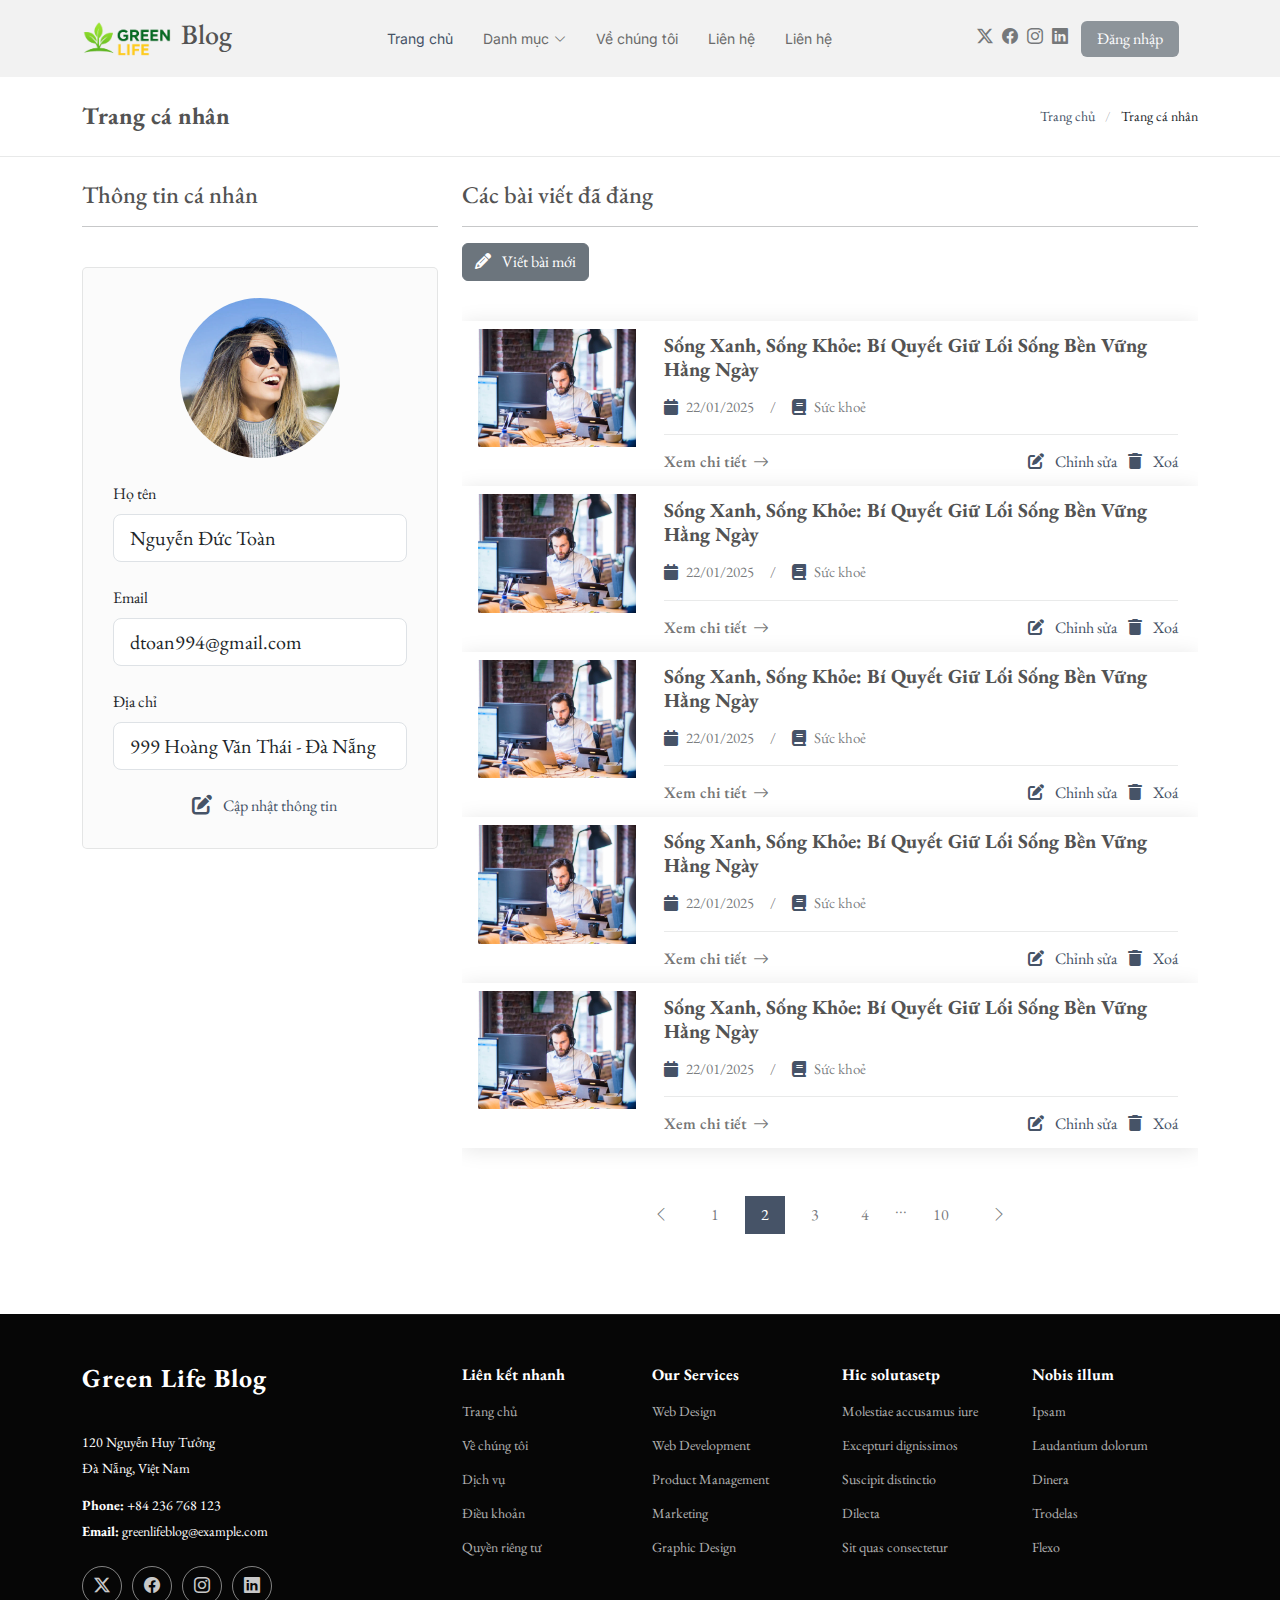
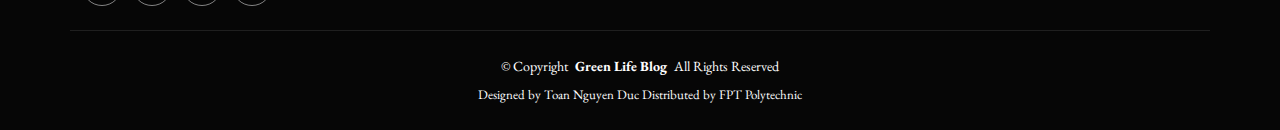
<file: profile.html>
<!DOCTYPE html>
<html lang="en">

<head>
    <meta charset="utf-8">
    <meta content="width=device-width, initial-scale=1.0" name="viewport">
    <title>Trang cá nhân</title>
    <meta name="description" content="">
    <meta name="keywords" content="">

    <!-- Favicons -->
    <link href="assets/img/favicon.png" rel="icon">
    <link href="assets/img/apple-touch-icon.png" rel="apple-touch-icon">

    <!-- Fonts -->
    <link href="https://fonts.googleapis.com" rel="preconnect">
    <link href="https://fonts.gstatic.com" rel="preconnect" crossorigin>
    <link
        href="https://fonts.googleapis.com/css2?family=Inter:wght@100;200;300;400;500;600;700;800;900&family=EB+Garamond:ital,wght@0,400;0,500;0,600;0,700;0,800;1,400;1,500;1,600;1,700;1,800&display=swap"
        rel="stylesheet">

    <!-- Vendor CSS Files -->
    <link href="assets/vendor/bootstrap/css/bootstrap.min.css" rel="stylesheet">
    <link href="assets/vendor/bootstrap-icons/bootstrap-icons.css" rel="stylesheet">
    <link href="assets/vendor/aos/aos.css" rel="stylesheet">
    <link href="assets/vendor/swiper/swiper-bundle.min.css" rel="stylesheet">
    <link href="assets/vendor/fontawesome672/css/all.min.css" rel="stylesheet">

    <!-- Main CSS File -->
    <link href="assets/css/main.css" rel="stylesheet">
</head>

<body class="single-post-page">

    <header id="header" class="header d-flex align-items-center sticky-top">
        <div class="container position-relative d-flex align-items-center justify-content-between">

            <!-- Header Logo -->
            <a href="index.html" class="logo d-flex align-items-center me-auto me-xl-0">
                <img src="assets/img/logo.png" alt="">
                <h3 class="sitename">Blog</h3>
            </a>

            <!-- Navbar -->
            <nav id="navmenu" class="navmenu">
                <ul>
                    <li><a href="index.html" class="active">Trang chủ</a></li>

                    <li class="dropdown"><a href="#"><span>Danh mục</span> <i
                                class="bi bi-chevron-down toggle-dropdown"></i></a>
                        <ul>
                            <li><a href="category.html">Sức khoẻ</a></li>
                            <li><a href="category.html">Văn hoá</a></li>
                            <li><a href="category.html">Gặp gỡ</a></li>
                            <li><a href="category.html">Chia sẻ</a></li>
                            <li class="dropdown"><a href="#"><span>Liên kết</span> <i
                                        class="bi bi-chevron-down toggle-dropdown"></i></a>
                                <ul>
                                    <li><a href="login.html">Liên kết 1</a></li>
                                    <li><a href="#">Liên kết 2</a></li>
                                    <li><a href="#">Liên kết 3</a></li>
                                    <li><a href="#">Liên kết 4</a></li>
                                    <li><a href="#">Liên kết 5</a></li>
                                </ul>
                            </li>
                        </ul>
                    </li>
                    <li><a href="about.html">Về chúng tôi</a></li>
                    <li><a href="single-post.html">Liên hệ</a></li>
                    <li><a href="contact.html">Liên hệ</a></li>
                </ul>
                <i class="mobile-nav-toggle d-xl-none bi bi-list"></i>
            </nav>

            <div class="header-social-links">
                <a href="#" class="twitter"><i class="bi bi-twitter-x"></i></a>
                <a href="#" class="facebook"><i class="bi bi-facebook"></i></a>
                <a href="#" class="instagram"><i class="bi bi-instagram"></i></a>
                <a href="#" class="linkedin"><i class="bi bi-linkedin"></i></a>
                <a href="login.html" class="login"><button
                        class="btn btn-outline-primary border-0 bg-secondary text-white mx-1 px-3 opacity-75">Đăng
                        nhập</button></a>
            </div>
        </div>
    </header>

    <main class="main">

        <!-- Page Title -->
        <div class="page-title">
            <div class="container d-lg-flex justify-content-between align-items-center">
                <h1 class="mb-2 mb-lg-0">Trang cá nhân</h1>
                <nav class="breadcrumbs">
                    <ol>
                        <li><a href="index.html">Trang chủ</a></li>
                        <li class="current">Trang cá nhân</li>
                    </ol>
                </nav>
            </div>
        </div><!-- End Page Title -->

        <div class="container">
            <div class="row mt-4" data-aos="fade-up">
                <div class="col-lg-4 sidebar">
                    <h4 class="mb-2 mb-lg-0">Thông tin cá nhân</h4>
                    <hr>
                    <div class="widgets-container">
                        <!-- Blog Author Widget 2 -->
                        <div class="blog-author-widget-2 widget-item" data-aos="fade-up">

                            <div class="d-flex flex-column align-items-center">
                                <img src="assets/img/blog/blog-author.jpg" class="rounded-circle flex-shrink-0" alt="">
                            </div>

                            <div data-mdb-input-init class="form-outline mt-4">
                                <label class="form-label" for="name">Họ tên</label>
                                <input type="text" id="name" name="name" class="form-control form-control-lg"
                                    value="Nguyễn Đức Toàn" />
                            </div>

                            <div data-mdb-input-init class="form-outline mt-4">
                                <label class="form-label" for="email">Email</label>
                                <input type="email" id="nemailme" name="email" class="form-control form-control-lg"
                                    value="dtoan994@gmail.com" />
                            </div>

                            <div data-mdb-input-init class="form-outline mt-4">
                                <label class="form-label" for="address">Địa chỉ</label>
                                <input type="text" id="address" name="address" class="form-control form-control-lg"
                                    value="999 Hoàng Văn Thái - Đà Nẵng" />
                            </div>

                            <div class="mt-4 text-center align-items-center">
                                <a href=""><i class="fa fa-edit fa-lg px-2" aria-hidden="true"></i> Cập nhật thông
                                    tin</a>

                            </div>

                        </div><!--/Blog Author Widget 2 -->
                    </div>

                </div>

                <div class="col-lg-8">
                    <h4 class="mb-2 mb-lg-0">Các bài viết đã đăng</h4>
                    <hr>
                    <a href="new-post.html" class="btn btn-secondary"><i class="fa fa-pencil me-2"
                            aria-hidden="true"></i> Viết bài
                        mới</a>
                    <!-- Blog Posts Section -->
                    <section id="blog-posts" class="blog-posts section">

                        <!-- Post 1 -->
                        <article class="position-relative h-100">
                            <div class="row p-2 px-3">
                                <div class="col-3 post-img overflow-hidden">
                                    <img src="assets/img/blog/blog-1.jpg" class="img-fluid" alt="">
                                </div>

                                <div class="col-9 p-0">

                                    <div class="post-content d-flex flex-column px-3 py-1">
                                        <h3 class="post-title">Sống Xanh, Sống Khỏe: Bí Quyết Giữ Lối Sống Bền Vững
                                            Hằng Ngày
                                        </h3>
                                        <div class="meta d-flex align-items-center">
                                            <div class="d-flex align-items-center">
                                                <i class="fa fa-calendar" aria-hidden="true"></i><span
                                                    class="ps-2">22/01/2025</span>
                                            </div>
                                            <span class="px-3 text-black-50">/</span>
                                            <div class="d-flex align-items-center">
                                                <i class="fa fa-book" aria-hidden="true"></i> <span class="ps-2">Sức
                                                    khoẻ</span>
                                            </div>
                                        </div>
                                        <hr>
                                        <div class="d-flex align-items-center justify-content-between">

                                            <a href="blog-details.html" class="readmore stretched-link"><span>Xem
                                                    chi tiết</span><i class="bi bi-arrow-right"></i></a>
                                            <div class="buttons">
                                                <a href=""><i class="fa fa-edit px-2" aria-hidden="true"></i> Chỉnh
                                                    sửa</a>
                                                <a href=""><i class="fa fa-trash px-2" aria-hidden="true"></i>
                                                    Xoá</a>
                                            </div>

                                        </div>

                                    </div>
                                </div>
                            </div>
                            <!-- /End post 1 -->
                        </article>

                        <!-- Post 2-->
                        <article class="position-relative h-100">
                            <div class="row p-2 px-3">
                                <div class="col-3 post-img overflow-hidden">
                                    <img src="assets/img/blog/blog-1.jpg" class="img-fluid" alt="">
                                </div>

                                <div class="col-9 p-0">

                                    <div class="post-content d-flex flex-column px-3 py-1">
                                        <h3 class="post-title">Sống Xanh, Sống Khỏe: Bí Quyết Giữ Lối Sống Bền Vững
                                            Hằng Ngày
                                        </h3>
                                        <div class="meta d-flex align-items-center">
                                            <div class="d-flex align-items-center">
                                                <i class="fa fa-calendar" aria-hidden="true"></i><span
                                                    class="ps-2">22/01/2025</span>
                                            </div>
                                            <span class="px-3 text-black-50">/</span>
                                            <div class="d-flex align-items-center">
                                                <i class="fa fa-book" aria-hidden="true"></i> <span class="ps-2">Sức
                                                    khoẻ</span>
                                            </div>
                                        </div>
                                        <hr>
                                        <div class="d-flex align-items-center justify-content-between">

                                            <a href="blog-details.html" class="readmore stretched-link"><span>Xem
                                                    chi tiết</span><i class="bi bi-arrow-right"></i></a>
                                            <div class="buttons">
                                                <a href=""><i class="fa fa-edit px-2" aria-hidden="true"></i> Chỉnh
                                                    sửa</a>
                                                <a href=""><i class="fa fa-trash px-2" aria-hidden="true"></i>
                                                    Xoá</a>
                                            </div>

                                        </div>

                                    </div>
                                </div>
                            </div>
                            <!-- /End post 2-->
                        </article>

                        <!-- Post 3 -->
                        <article class="position-relative h-100">
                            <div class="row p-2 px-3">
                                <div class="col-3 post-img overflow-hidden">
                                    <img src="assets/img/blog/blog-1.jpg" class="img-fluid" alt="">
                                </div>

                                <div class="col-9 p-0">

                                    <div class="post-content d-flex flex-column px-3 py-1">
                                        <h3 class="post-title">Sống Xanh, Sống Khỏe: Bí Quyết Giữ Lối Sống Bền Vững
                                            Hằng Ngày
                                        </h3>
                                        <div class="meta d-flex align-items-center">
                                            <div class="d-flex align-items-center">
                                                <i class="fa fa-calendar" aria-hidden="true"></i><span
                                                    class="ps-2">22/01/2025</span>
                                            </div>
                                            <span class="px-3 text-black-50">/</span>
                                            <div class="d-flex align-items-center">
                                                <i class="fa fa-book" aria-hidden="true"></i> <span class="ps-2">Sức
                                                    khoẻ</span>
                                            </div>
                                        </div>
                                        <hr>
                                        <div class="d-flex align-items-center justify-content-between">

                                            <a href="blog-details.html" class="readmore stretched-link"><span>Xem
                                                    chi tiết</span><i class="bi bi-arrow-right"></i></a>
                                            <div class="buttons">
                                                <a href=""><i class="fa fa-edit px-2" aria-hidden="true"></i> Chỉnh
                                                    sửa</a>
                                                <a href=""><i class="fa fa-trash px-2" aria-hidden="true"></i>
                                                    Xoá</a>
                                            </div>

                                        </div>

                                    </div>
                                </div>
                            </div>
                            <!-- /End post 3 -->
                        </article>

                        <!-- Post 4 -->
                        <article class="position-relative h-100">
                            <div class="row p-2 px-3">
                                <div class="col-3 post-img overflow-hidden">
                                    <img src="assets/img/blog/blog-1.jpg" class="img-fluid" alt="">
                                </div>

                                <div class="col-9 p-0">

                                    <div class="post-content d-flex flex-column px-3 py-1">
                                        <h3 class="post-title">Sống Xanh, Sống Khỏe: Bí Quyết Giữ Lối Sống Bền Vững
                                            Hằng Ngày
                                        </h3>
                                        <div class="meta d-flex align-items-center">
                                            <div class="d-flex align-items-center">
                                                <i class="fa fa-calendar" aria-hidden="true"></i><span
                                                    class="ps-2">22/01/2025</span>
                                            </div>
                                            <span class="px-3 text-black-50">/</span>
                                            <div class="d-flex align-items-center">
                                                <i class="fa fa-book" aria-hidden="true"></i> <span class="ps-2">Sức
                                                    khoẻ</span>
                                            </div>
                                        </div>
                                        <hr>
                                        <div class="d-flex align-items-center justify-content-between">

                                            <a href="blog-details.html" class="readmore stretched-link"><span>Xem
                                                    chi tiết</span><i class="bi bi-arrow-right"></i></a>
                                            <div class="buttons">
                                                <a href=""><i class="fa fa-edit px-2" aria-hidden="true"></i> Chỉnh
                                                    sửa</a>
                                                <a href=""><i class="fa fa-trash px-2" aria-hidden="true"></i>
                                                    Xoá</a>
                                            </div>

                                        </div>

                                    </div>
                                </div>
                            </div>
                            <!-- /End post 4 -->
                        </article>

                        <!-- Post 5 -->
                        <article class="position-relative h-100">
                            <div class="row p-2 px-3">
                                <div class="col-3 post-img overflow-hidden">
                                    <img src="assets/img/blog/blog-1.jpg" class="img-fluid" alt="">
                                </div>

                                <div class="col-9 p-0">

                                    <div class="post-content d-flex flex-column px-3 py-1">
                                        <h3 class="post-title">Sống Xanh, Sống Khỏe: Bí Quyết Giữ Lối Sống Bền Vững
                                            Hằng Ngày
                                        </h3>
                                        <div class="meta d-flex align-items-center">
                                            <div class="d-flex align-items-center">
                                                <i class="fa fa-calendar" aria-hidden="true"></i><span
                                                    class="ps-2">22/01/2025</span>
                                            </div>
                                            <span class="px-3 text-black-50">/</span>
                                            <div class="d-flex align-items-center">
                                                <i class="fa fa-book" aria-hidden="true"></i> <span class="ps-2">Sức
                                                    khoẻ</span>
                                            </div>
                                        </div>
                                        <hr>
                                        <div class="d-flex align-items-center justify-content-between">

                                            <a href="blog-details.html" class="readmore stretched-link"><span>Xem
                                                    chi tiết</span><i class="bi bi-arrow-right"></i></a>
                                            <div class="buttons">
                                                <a href=""><i class="fa fa-edit px-2" aria-hidden="true"></i> Chỉnh
                                                    sửa</a>
                                                <a href=""><i class="fa fa-trash px-2" aria-hidden="true"></i>
                                                    Xoá</a>
                                            </div>

                                        </div>

                                    </div>
                                </div>
                            </div>
                            <!-- /End post 15 -->
                        </article>
                        <!-- Blog Pagination Section -->
                        <section id="blog-pagination" class="blog-pagination section mt-5">

                            <div class="container">
                                <div class="d-flex justify-content-center">
                                    <ul>
                                        <li><a href="#"><i class="bi bi-chevron-left"></i></a></li>
                                        <li><a href="#">1</a></li>
                                        <li><a href="#" class="active">2</a></li>
                                        <li><a href="#">3</a></li>
                                        <li><a href="#">4</a></li>
                                        <li>...</li>
                                        <li><a href="#">10</a></li>
                                        <li><a href="#"><i class="bi bi-chevron-right"></i></a></li>
                                    </ul>
                                </div>
                            </div>

                        </section><!-- /Blog Pagination Section -->

                </div>
                </section><!-- /Blog Posts Section -->


            </div>

        </div>

    </main>

    <footer id="footer" class="footer dark-background">

        <div class="container footer-top">
            <div class="row gy-4">
                <div class="col-lg-4 col-md-6 footer-about">
                    <a href="index.html" class="logo d-flex align-items-center">
                        <span class="sitename">Green Life Blog</span>
                    </a>
                    <div class="footer-contact pt-3">
                        <p>120 Nguyễn Huy Tưởng</p>
                        <p>Đà Nẵng, Việt Nam</p>
                        <p class="mt-3"><strong>Phone:</strong> <span>+84 236 768 123</span></p>
                        <p><strong>Email:</strong> <span>greenlifeblog@example.com</span></p>
                    </div>
                    <div class="social-links d-flex mt-4">
                        <a href=""><i class="bi bi-twitter-x"></i></a>
                        <a href=""><i class="bi bi-facebook"></i></a>
                        <a href=""><i class="bi bi-instagram"></i></a>
                        <a href=""><i class="bi bi-linkedin"></i></a>
                    </div>
                </div>

                <div class="col-lg-2 col-md-3 footer-links">
                    <h4>Liên kết nhanh</h4>
                    <ul>
                        <li><a href="#">Trang chủ</a></li>
                        <li><a href="#">Về chúng tôi</a></li>
                        <li><a href="#">Dịch vụ</a></li>
                        <li><a href="#">Điều khoản</a></li>
                        <li><a href="#">Quyền riêng tư</a></li>
                    </ul>
                </div>

                <div class="col-lg-2 col-md-3 footer-links">
                    <h4>Our Services</h4>
                    <ul>
                        <li><a href="#">Web Design</a></li>
                        <li><a href="#">Web Development</a></li>
                        <li><a href="#">Product Management</a></li>
                        <li><a href="#">Marketing</a></li>
                        <li><a href="#">Graphic Design</a></li>
                    </ul>
                </div>

                <div class="col-lg-2 col-md-3 footer-links">
                    <h4>Hic solutasetp</h4>
                    <ul>
                        <li><a href="#">Molestiae accusamus iure</a></li>
                        <li><a href="#">Excepturi dignissimos</a></li>
                        <li><a href="#">Suscipit distinctio</a></li>
                        <li><a href="#">Dilecta</a></li>
                        <li><a href="#">Sit quas consectetur</a></li>
                    </ul>
                </div>

                <div class="col-lg-2 col-md-3 footer-links">
                    <h4>Nobis illum</h4>
                    <ul>
                        <li><a href="#">Ipsam</a></li>
                        <li><a href="#">Laudantium dolorum</a></li>
                        <li><a href="#">Dinera</a></li>
                        <li><a href="#">Trodelas</a></li>
                        <li><a href="#">Flexo</a></li>
                    </ul>
                </div>

            </div>
        </div>

        <div class="container copyright text-center mt-4">
            <p>© <span>Copyright</span> <strong class="px-1 sitename">Green Life Blog</strong> <span>All Rights
                    Reserved</span></p>
            <div class="credits">
                <!-- All the links in the footer should remain intact. -->
                <!-- You can delete the links only if you've purchased the pro version. -->
                <!-- Licensing information: https://bootstrapmade.com/license/ -->
                <!-- Purchase the pro version with working PHP/AJAX contact form: [buy-url] -->
                Designed by <a href="#">Toan Nguyen Duc</a> Distributed by <a href="#">FPT Polytechnic
            </div>
        </div>

    </footer>

    <!-- Scroll Top -->
    <a href="#" id="scroll-top" class="scroll-top d-flex align-items-center justify-content-center"><i
            class="bi bi-arrow-up-short"></i></a>

    <!-- Preloader -->
    <div id="preloader"></div>

    <!-- Vendor JS Files -->
    <script src="assets/vendor/bootstrap/js/bootstrap.bundle.min.js"></script>
    <script src="assets/vendor/php-email-form/validate.js"></script>
    <script src="assets/vendor/aos/aos.js"></script>
    <script src="assets/vendor/swiper/swiper-bundle.min.js"></script>

    <!-- Main JS File -->
    <script src="assets/js/main.js"></script>

</body>

</html>
</file>
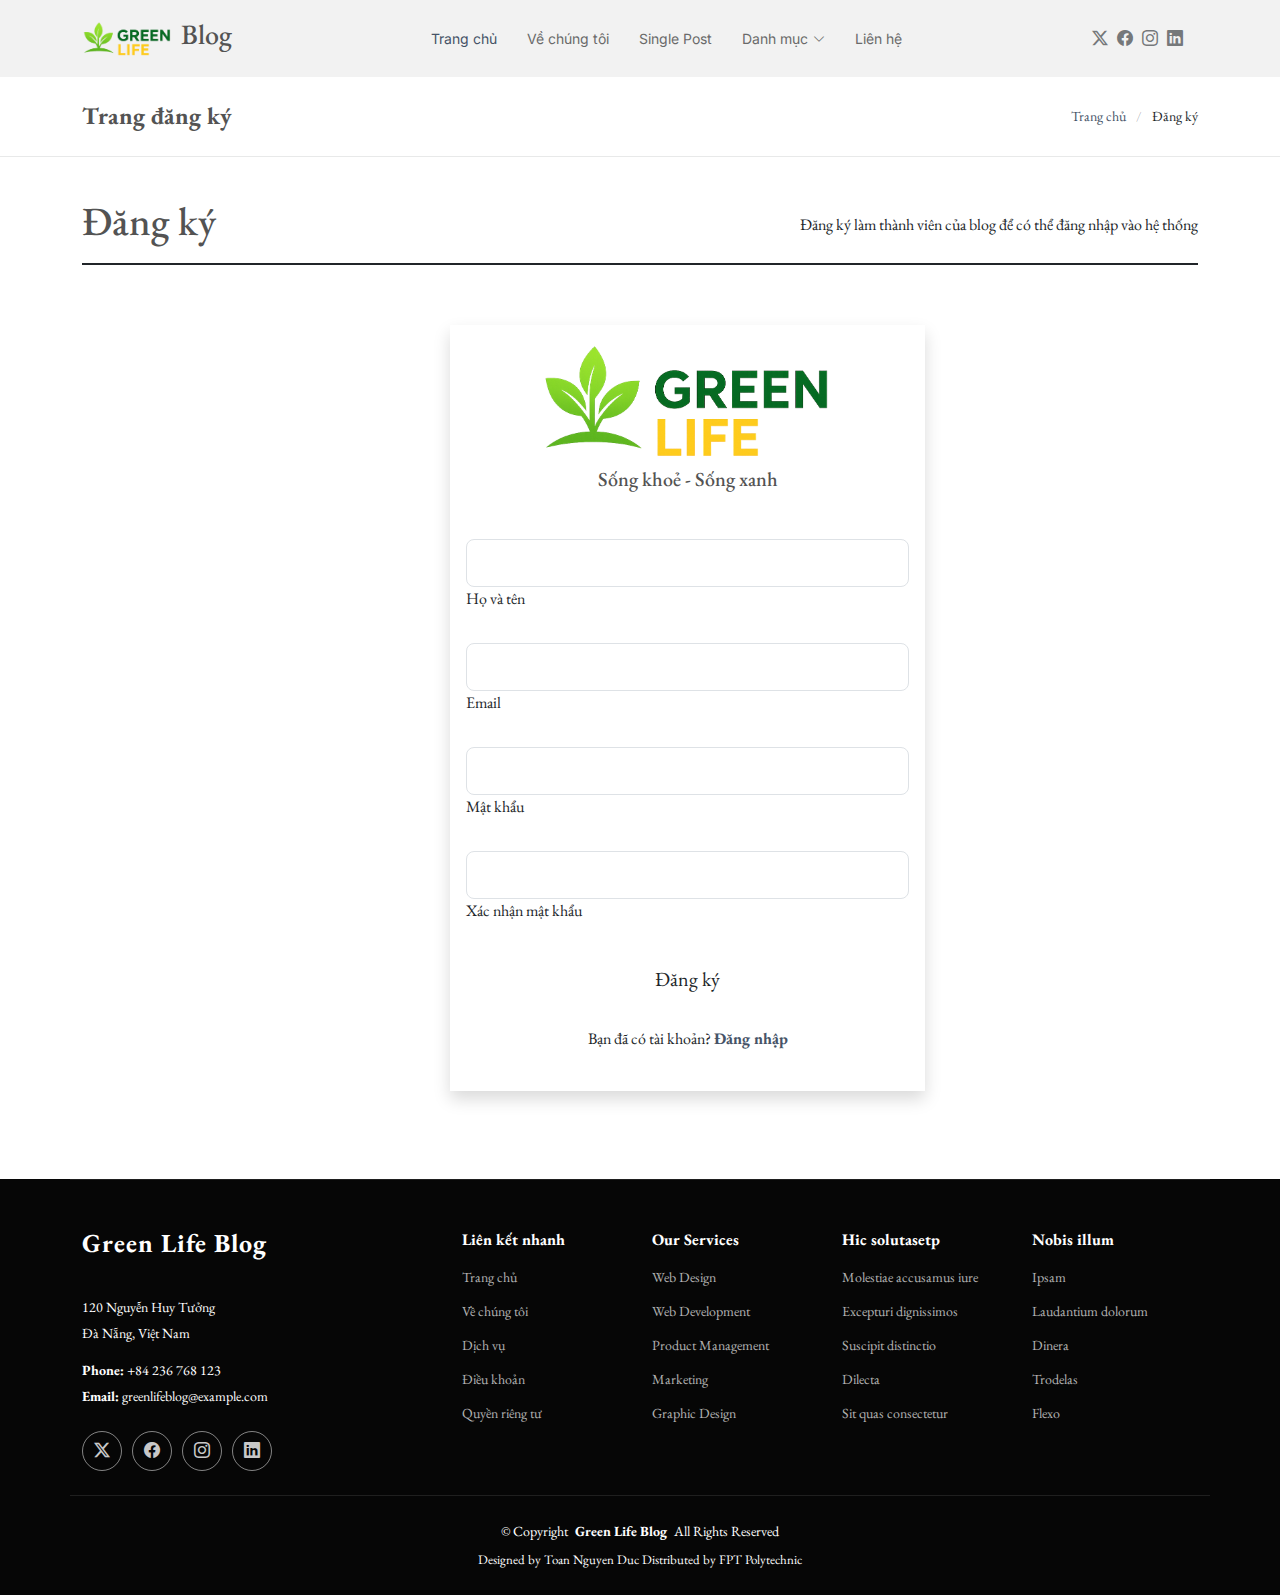
<file: register.html>
<!DOCTYPE html>
<html lang="en">

<head>
  <meta charset="utf-8">
  <meta content="width=device-width, initial-scale=1.0" name="viewport">
  <title>Contact - ZenBlog Bootstrap Template</title>
  <meta name="description" content="">
  <meta name="keywords" content="">

  <!-- Favicons -->
  <link href="assets/img/favicon.png" rel="icon">
  <link href="assets/img/apple-touch-icon.png" rel="apple-touch-icon">

  <!-- Fonts -->
  <link href="https://fonts.googleapis.com" rel="preconnect">
  <link href="https://fonts.gstatic.com" rel="preconnect" crossorigin>
  <link
    href="https://fonts.googleapis.com/css2?family=Inter:wght@100;200;300;400;500;600;700;800;900&family=EB+Garamond:ital,wght@0,400;0,500;0,600;0,700;0,800;1,400;1,500;1,600;1,700;1,800&display=swap"
    rel="stylesheet">

  <!-- Vendor CSS Files -->
  <link href="assets/vendor/bootstrap/css/bootstrap.min.css" rel="stylesheet">
  <link href="assets/vendor/bootstrap-icons/bootstrap-icons.css" rel="stylesheet">
  <link href="assets/vendor/aos/aos.css" rel="stylesheet">
  <link href="assets/vendor/swiper/swiper-bundle.min.css" rel="stylesheet">
  <link href="assets/vendor/fontawesome672/css/all.min.css" rel="stylesheet">

  <!-- Main CSS File -->
  <link href="assets/css/main.css" rel="stylesheet">

  <!-- =======================================================
  * Template Name: ZenBlog
  * Template URL: https://bootstrapmade.com/zenblog-bootstrap-blog-template/
  * Updated: Aug 08 2024 with Bootstrap v5.3.3
  * Author: BootstrapMade.com
  * License: https://bootstrapmade.com/license/
  ======================================================== -->
</head>

<body class="contact-page">

  <header id="header" class="header d-flex align-items-center sticky-top">
    <div class="container position-relative d-flex align-items-center justify-content-between">

      <!-- Header Logo -->
      <a href="index.html" class="logo d-flex align-items-center me-auto me-xl-0">
        <img src="assets/img/logo.png" alt="">
        <h3 class="sitename">Blog</h3>
      </a>

      <!-- Navbar -->
      <nav id="navmenu" class="navmenu">
        <ul>
          <li><a href="index.html" class="active">Trang chủ</a></li>
          <li><a href="about.html">Về chúng tôi</a></li>
          <li><a href="single-post.html">Single Post</a></li>
          <li class="dropdown"><a href="#"><span>Danh mục</span> <i class="bi bi-chevron-down toggle-dropdown"></i></a>
            <ul>
              <li><a href="category.html">Category 1</a></li>
              <li class="dropdown"><a href="#"><span>Deep Dropdown</span> <i
                    class="bi bi-chevron-down toggle-dropdown"></i></a>
                <ul>
                  <li><a href="#">Deep Dropdown 1</a></li>
                  <li><a href="#">Deep Dropdown 2</a></li>
                  <li><a href="#">Deep Dropdown 3</a></li>
                  <li><a href="#">Deep Dropdown 4</a></li>
                  <li><a href="#">Deep Dropdown 5</a></li>
                </ul>
              </li>
              <li><a href="category.html">Category 2</a></li>
              <li><a href="category.html">Category 3</a></li>
              <li><a href="category.html">Category 4</a></li>
            </ul>
          </li>
          <li><a href="contact.html">Liên hệ</a></li>
        </ul>
        <i class="mobile-nav-toggle d-xl-none bi bi-list"></i>
      </nav>

      <div class="header-social-links">
        <a href="#" class="twitter"><i class="bi bi-twitter-x"></i></a>
        <a href="#" class="facebook"><i class="bi bi-facebook"></i></a>
        <a href="#" class="instagram"><i class="bi bi-instagram"></i></a>
        <a href="#" class="linkedin"><i class="bi bi-linkedin"></i></a>
      </div>

    </div>
  </header>

  <main class="main">

    <!-- Page Title -->
    <div class="page-title">
      <div class="container d-lg-flex justify-content-between align-items-center">
        <h1 class="mb-2 mb-lg-0">Trang đăng ký</h1>
        <nav class="breadcrumbs">
          <ol>
            <li><a href="index.html">Trang chủ</a></li>
            <li class="current">Đăng ký</li>
          </ol>
        </nav>
      </div>
    </div><!-- End Page Title -->

    <!-- Contact Section -->
    <section id="starter-section" class="starter-section section container login" data-aos="fade-up">
      <!-- Section Title -->
      <div class="container section-title" data-aos="fade-up">
        <div class="section-title-container d-flex align-items-center justify-content-between">
          <h2>Đăng ký</h2>
          <p>Đăng ký làm thành viên của blog để có thể đăng nhập vào hệ thống</p>
        </div>
      </div><!-- End Section Title -->
      <div class="container pb-5 h-100" data-aos="fade-up">
        <div class="row d-flex align-items-center justify-content-center h-100">
          <div class="col-md-7 col-lg-5 col-xl-5 offset-xl-1 shadow p-3">
            <div class="justify-content-center align-items-center mb-5" style="text-align: center;">
              <img src="assets/img/logo.png" alt="" style="width: 300px;">
              <h5 class="mt-2">Sống khoẻ - Sống xanh</h5>
            </div>
            <form class="">
              <!-- Name input -->
              <div data-mdb-input-init class="form-outline mb-4">
                <input type="text" id="fullname" name="fullname" class="form-control form-control-lg" />
                <label class="form-label" for="fullname">Họ và tên</label>
              </div>
              <!-- Email input -->
              <div data-mdb-input-init class="form-outline mb-4">
                <input type="email" id="email" name="email" class="form-control form-control-lg" />
                <label class="form-label" for="email">Email</label>
              </div>

              <!-- Password input -->
              <div data-mdb-input-init class="form-outline mb-4">
                <input type="password" id="form1Example23" class="form-control form-control-lg" />
                <label class="form-label" for="form1Example23">Mật khẩu</label>
              </div>
              <!-- Confirm password input -->
              <div data-mdb-input-init class="form-outline mb-4">
                <input type="password" id="confirmPassword" name="confirmPassword" class="form-control form-control-lg" />
                <label class="form-label" for="confirmPassword">Xác nhận mật khẩu</label>
              </div>

              <!-- Submit button -->
              <button type="submit" data-mdb-button-init data-mdb-ripple-init
                class="btn submit-button btn-lg btn-block w-100">Đăng ký</button>
      
              <div class="justify-content-center text-center m-4">
                <p>Bạn đã có tài khoản? <span class="fw-bold"><a href="login.html">Đăng nhập</a></span></p>
              </div>

            </form>
          </div>
        </div>
      </div>
    </section>
  </main>

   <footer id="footer" class="footer dark-background">

    <div class="container footer-top">
      <div class="row gy-4">
        <div class="col-lg-4 col-md-6 footer-about">
          <a href="index.html" class="logo d-flex align-items-center">
            <span class="sitename">Green Life Blog</span>
          </a>
          <div class="footer-contact pt-3">
            <p>120 Nguyễn Huy Tưởng</p>
            <p>Đà Nẵng, Việt Nam</p>
            <p class="mt-3"><strong>Phone:</strong> <span>+84 236 768 123</span></p>
            <p><strong>Email:</strong> <span>greenlifeblog@example.com</span></p>
          </div>
          <div class="social-links d-flex mt-4">
            <a href=""><i class="bi bi-twitter-x"></i></a>
            <a href=""><i class="bi bi-facebook"></i></a>
            <a href=""><i class="bi bi-instagram"></i></a>
            <a href=""><i class="bi bi-linkedin"></i></a>
          </div>
        </div>

        <div class="col-lg-2 col-md-3 footer-links">
          <h4>Liên kết nhanh</h4>
          <ul>
            <li><a href="#">Trang chủ</a></li>
            <li><a href="#">Về chúng tôi</a></li>
            <li><a href="#">Dịch vụ</a></li>
            <li><a href="#">Điều khoản</a></li>
            <li><a href="#">Quyền riêng tư</a></li>
          </ul>
        </div>

        <div class="col-lg-2 col-md-3 footer-links">
          <h4>Our Services</h4>
          <ul>
            <li><a href="#">Web Design</a></li>
            <li><a href="#">Web Development</a></li>
            <li><a href="#">Product Management</a></li>
            <li><a href="#">Marketing</a></li>
            <li><a href="#">Graphic Design</a></li>
          </ul>
        </div>

        <div class="col-lg-2 col-md-3 footer-links">
          <h4>Hic solutasetp</h4>
          <ul>
            <li><a href="#">Molestiae accusamus iure</a></li>
            <li><a href="#">Excepturi dignissimos</a></li>
            <li><a href="#">Suscipit distinctio</a></li>
            <li><a href="#">Dilecta</a></li>
            <li><a href="#">Sit quas consectetur</a></li>
          </ul>
        </div>

        <div class="col-lg-2 col-md-3 footer-links">
          <h4>Nobis illum</h4>
          <ul>
            <li><a href="#">Ipsam</a></li>
            <li><a href="#">Laudantium dolorum</a></li>
            <li><a href="#">Dinera</a></li>
            <li><a href="#">Trodelas</a></li>
            <li><a href="#">Flexo</a></li>
          </ul>
        </div>

      </div>
    </div>

    <div class="container copyright text-center mt-4">
      <p>© <span>Copyright</span> <strong class="px-1 sitename">Green Life Blog</strong> <span>All Rights
          Reserved</span></p>
      <div class="credits">
        <!-- All the links in the footer should remain intact. -->
        <!-- You can delete the links only if you've purchased the pro version. -->
        <!-- Licensing information: https://bootstrapmade.com/license/ -->
        <!-- Purchase the pro version with working PHP/AJAX contact form: [buy-url] -->
        Designed by <a href="#">Toan Nguyen Duc</a> Distributed by <a href="#">FPT Polytechnic
      </div>
    </div>

  </footer>

  <!-- Scroll Top -->
  <a href="#" id="scroll-top" class="scroll-top d-flex align-items-center justify-content-center"><i
      class="bi bi-arrow-up-short"></i></a>

  <!-- Preloader -->
  <div id="preloader"></div>

  <!-- Vendor JS Files -->
  <script src="assets/vendor/bootstrap/js/bootstrap.bundle.min.js"></script>
  <script src="assets/vendor/php-email-form/validate.js"></script>
  <script src="assets/vendor/aos/aos.js"></script>
  <script src="assets/vendor/swiper/swiper-bundle.min.js"></script>

  <!-- Main JS File -->
  <script src="assets/js/main.js"></script>

</body>

</html>
</file>
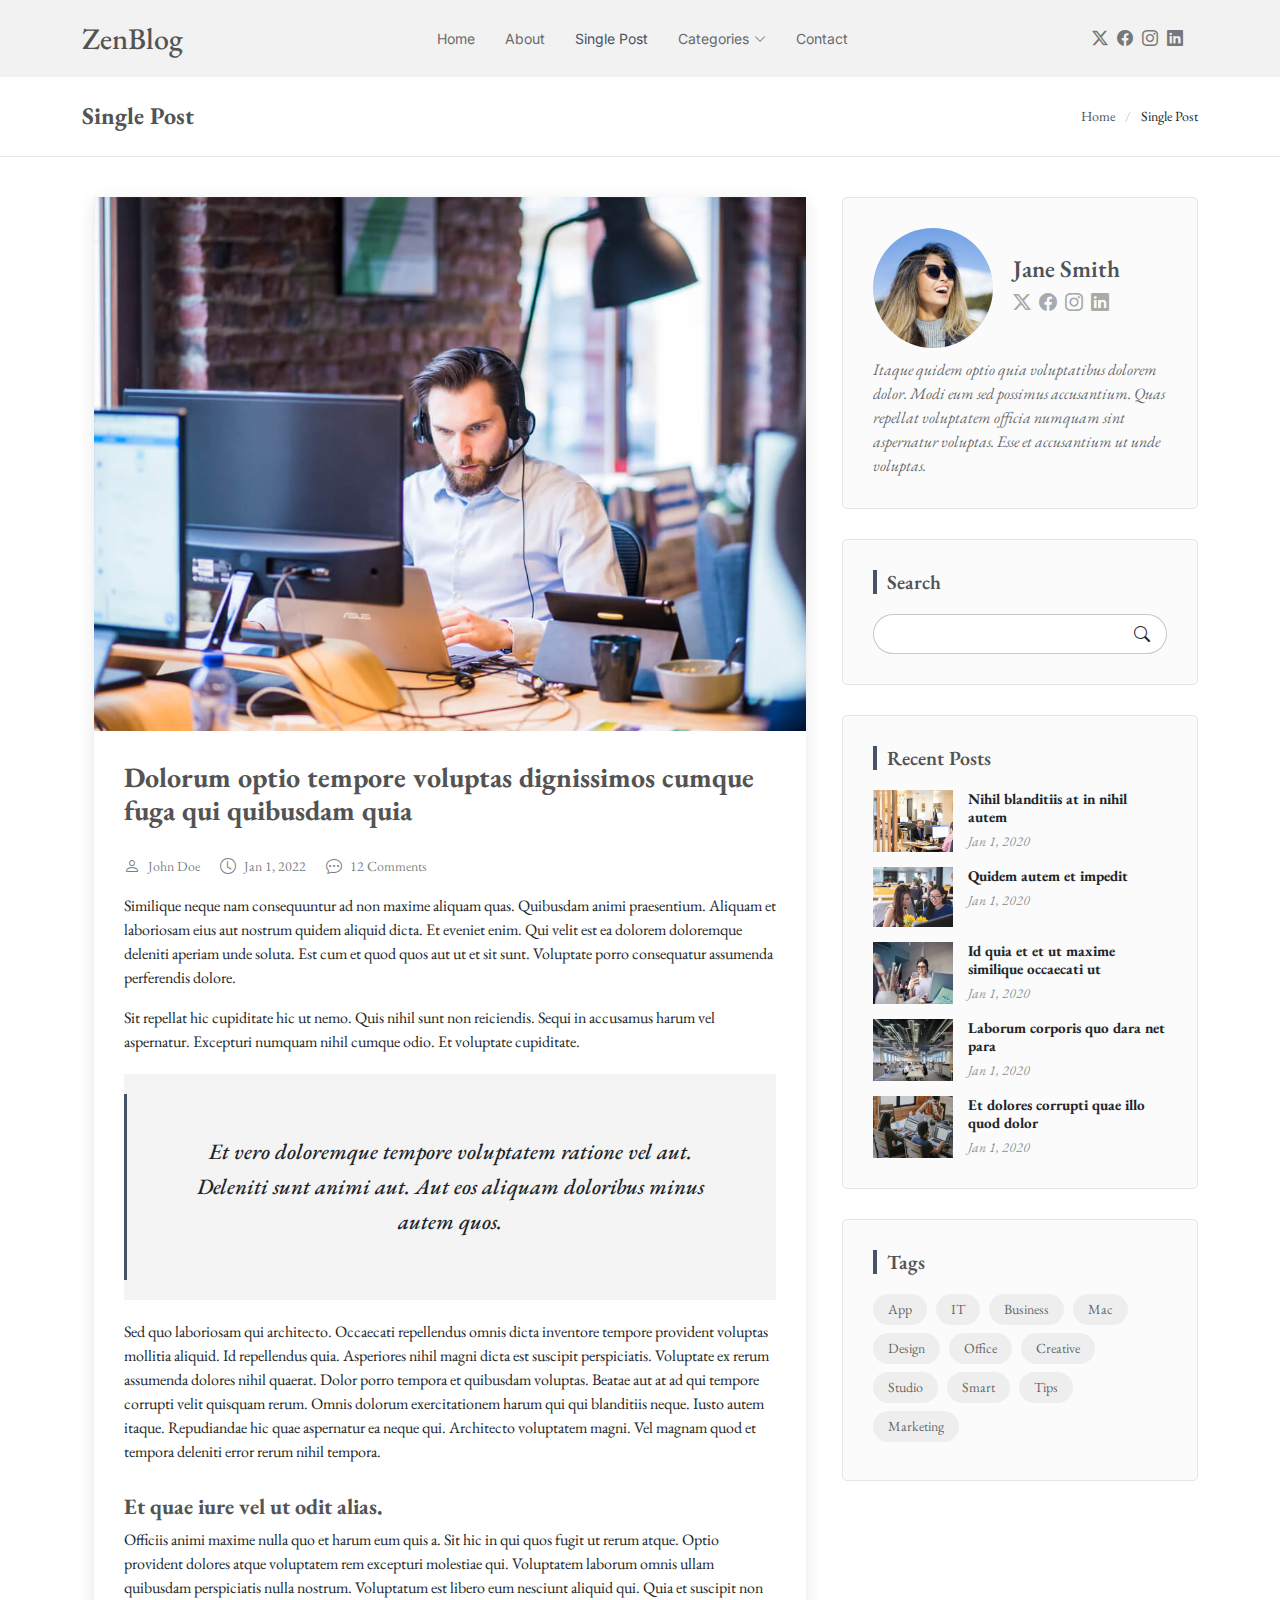
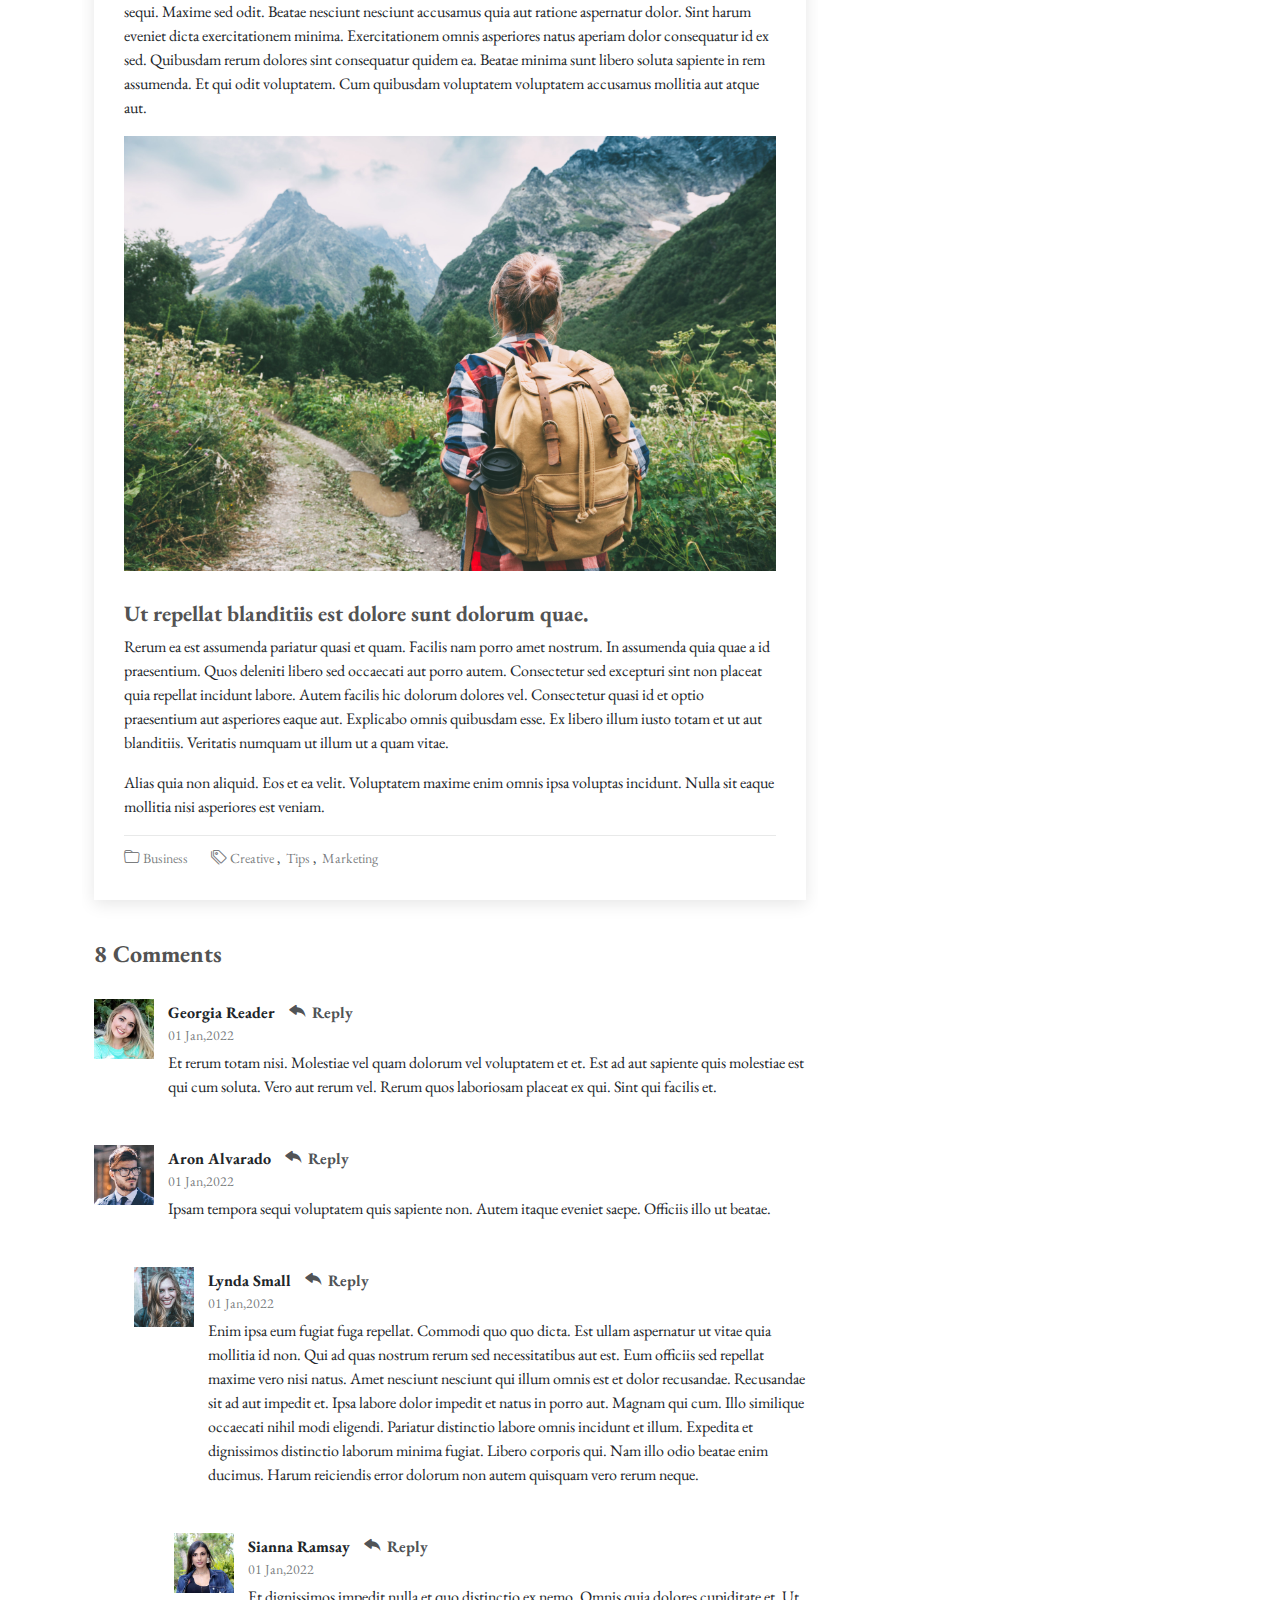
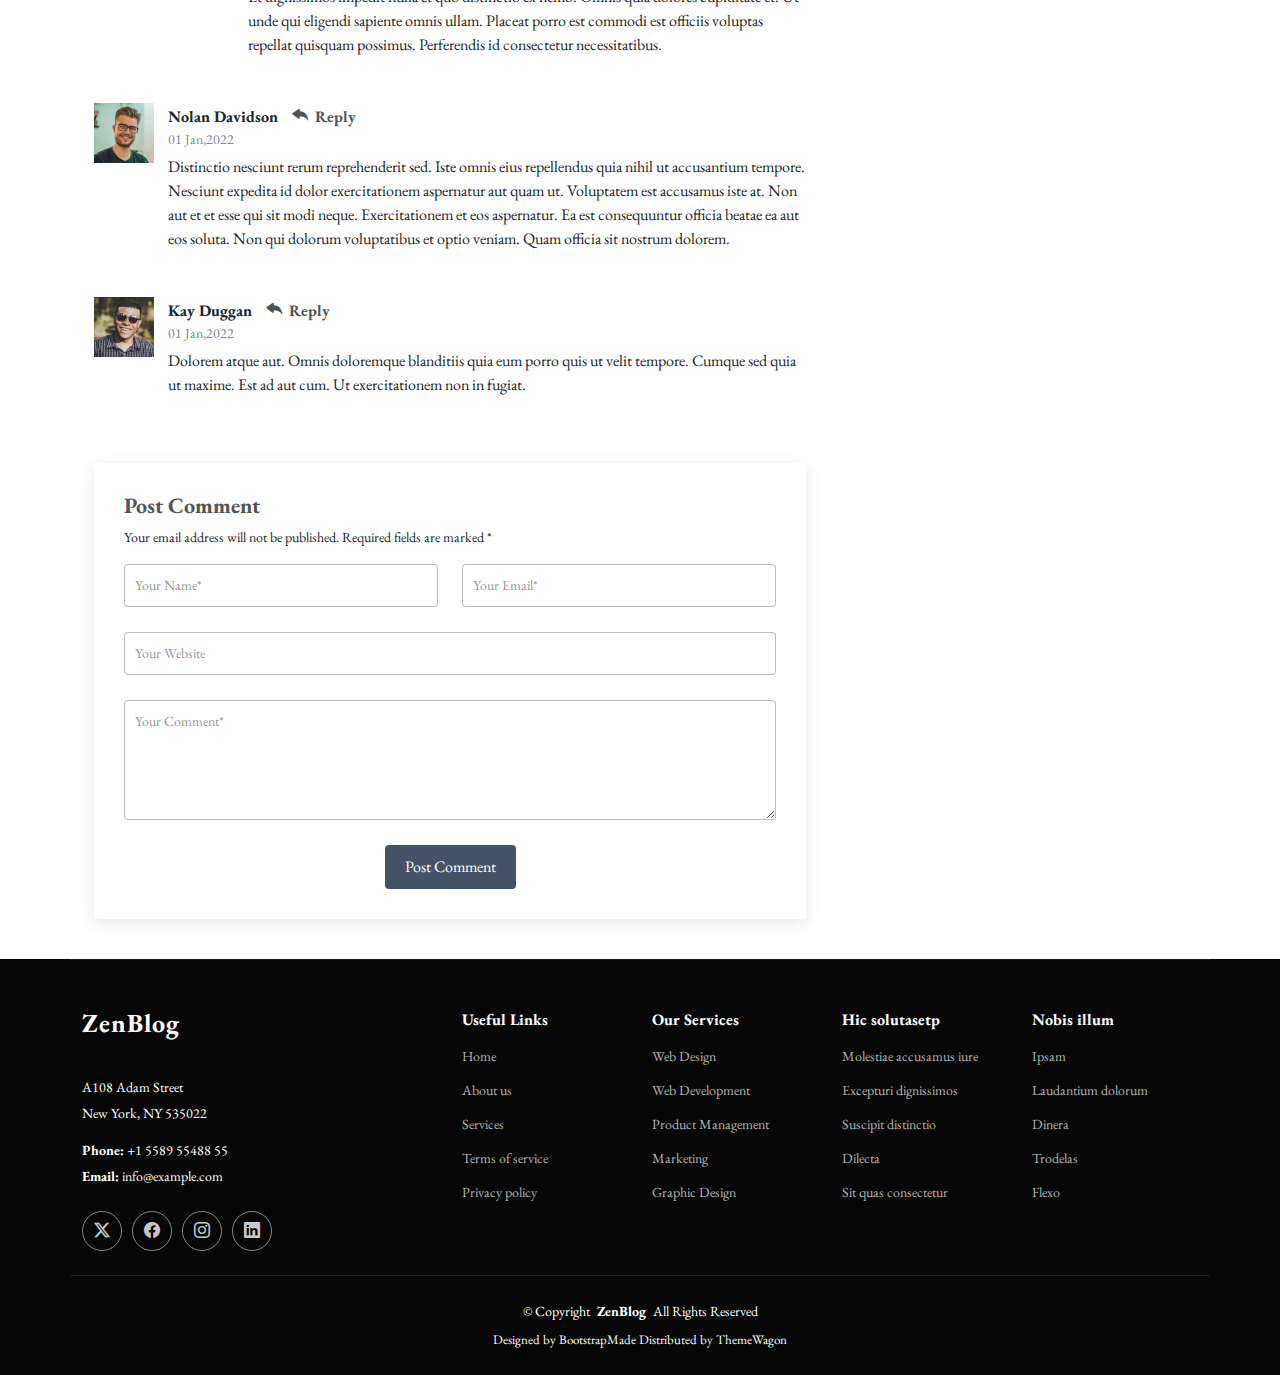
<file: single-post.html>
<!DOCTYPE html>
<html lang="en">

<head>
  <meta charset="utf-8">
  <meta content="width=device-width, initial-scale=1.0" name="viewport">
  <title>Single Post - ZenBlog Bootstrap Template</title>
  <meta name="description" content="">
  <meta name="keywords" content="">

  <!-- Favicons -->
  <link href="assets/img/favicon.png" rel="icon">
  <link href="assets/img/apple-touch-icon.png" rel="apple-touch-icon">

  <!-- Fonts -->
  <link href="https://fonts.googleapis.com" rel="preconnect">
  <link href="https://fonts.gstatic.com" rel="preconnect" crossorigin>
  <link href="https://fonts.googleapis.com/css2?family=Inter:wght@100;200;300;400;500;600;700;800;900&family=EB+Garamond:ital,wght@0,400;0,500;0,600;0,700;0,800;1,400;1,500;1,600;1,700;1,800&display=swap" rel="stylesheet">

  <!-- Vendor CSS Files -->
  <link href="assets/vendor/bootstrap/css/bootstrap.min.css" rel="stylesheet">
  <link href="assets/vendor/bootstrap-icons/bootstrap-icons.css" rel="stylesheet">
  <link href="assets/vendor/aos/aos.css" rel="stylesheet">
  <link href="assets/vendor/swiper/swiper-bundle.min.css" rel="stylesheet">

  <!-- Main CSS File -->
  <link href="assets/css/main.css" rel="stylesheet">

  <!-- =======================================================
  * Template Name: ZenBlog
  * Template URL: https://bootstrapmade.com/zenblog-bootstrap-blog-template/
  * Updated: Aug 08 2024 with Bootstrap v5.3.3
  * Author: BootstrapMade.com
  * License: https://bootstrapmade.com/license/
  ======================================================== -->
</head>

<body class="single-post-page">

  <header id="header" class="header d-flex align-items-center sticky-top">
    <div class="container position-relative d-flex align-items-center justify-content-between">

      <a href="index.html" class="logo d-flex align-items-center me-auto me-xl-0">
        <!-- Uncomment the line below if you also wish to use an image logo -->
        <!-- <img src="assets/img/logo.png" alt=""> -->
        <h1 class="sitename">ZenBlog</h1>
      </a>

      <nav id="navmenu" class="navmenu">
        <ul>
          <li><a href="index.html">Home</a></li>
          <li><a href="about.html">About</a></li>
          <li><a href="single-post.html" class="active">Single Post</a></li>
          <li class="dropdown"><a href="#"><span>Categories</span> <i class="bi bi-chevron-down toggle-dropdown"></i></a>
            <ul>
              <li><a href="category.html">Category 1</a></li>
              <li class="dropdown"><a href="#"><span>Deep Dropdown</span> <i class="bi bi-chevron-down toggle-dropdown"></i></a>
                <ul>
                  <li><a href="#">Deep Dropdown 1</a></li>
                  <li><a href="#">Deep Dropdown 2</a></li>
                  <li><a href="#">Deep Dropdown 3</a></li>
                  <li><a href="#">Deep Dropdown 4</a></li>
                  <li><a href="#">Deep Dropdown 5</a></li>
                </ul>
              </li>
              <li><a href="category.html">Category 2</a></li>
              <li><a href="category.html">Category 3</a></li>
              <li><a href="category.html">Category 4</a></li>
            </ul>
          </li>
          <li><a href="contact.html">Contact</a></li>
        </ul>
        <i class="mobile-nav-toggle d-xl-none bi bi-list"></i>
      </nav>

      <div class="header-social-links">
        <a href="#" class="twitter"><i class="bi bi-twitter-x"></i></a>
        <a href="#" class="facebook"><i class="bi bi-facebook"></i></a>
        <a href="#" class="instagram"><i class="bi bi-instagram"></i></a>
        <a href="#" class="linkedin"><i class="bi bi-linkedin"></i></a>
      </div>

    </div>
  </header>

  <main class="main">

    <!-- Page Title -->
    <div class="page-title">
      <div class="container d-lg-flex justify-content-between align-items-center">
        <h1 class="mb-2 mb-lg-0">Single Post</h1>
        <nav class="breadcrumbs">
          <ol>
            <li><a href="index.html">Home</a></li>
            <li class="current">Single Post</li>
          </ol>
        </nav>
      </div>
    </div><!-- End Page Title -->

    <div class="container">
      <div class="row">

        <div class="col-lg-8">

          <!-- Blog Details Section -->
          <section id="blog-details" class="blog-details section">
            <div class="container">

              <article class="article">

                <div class="post-img">
                  <img src="assets/img/blog/blog-1.jpg" alt="" class="img-fluid">
                </div>

                <h2 class="title">Dolorum optio tempore voluptas dignissimos cumque fuga qui quibusdam quia</h2>

                <div class="meta-top">
                  <ul>
                    <li class="d-flex align-items-center"><i class="bi bi-person"></i> <a href="blog-details.html">John Doe</a></li>
                    <li class="d-flex align-items-center"><i class="bi bi-clock"></i> <a href="blog-details.html"><time datetime="2020-01-01">Jan 1, 2022</time></a></li>
                    <li class="d-flex align-items-center"><i class="bi bi-chat-dots"></i> <a href="blog-details.html">12 Comments</a></li>
                  </ul>
                </div><!-- End meta top -->

                <div class="content">
                  <p>
                    Similique neque nam consequuntur ad non maxime aliquam quas. Quibusdam animi praesentium. Aliquam et laboriosam eius aut nostrum quidem aliquid dicta.
                    Et eveniet enim. Qui velit est ea dolorem doloremque deleniti aperiam unde soluta. Est cum et quod quos aut ut et sit sunt. Voluptate porro consequatur assumenda perferendis dolore.
                  </p>

                  <p>
                    Sit repellat hic cupiditate hic ut nemo. Quis nihil sunt non reiciendis. Sequi in accusamus harum vel aspernatur. Excepturi numquam nihil cumque odio. Et voluptate cupiditate.
                  </p>

                  <blockquote>
                    <p>
                      Et vero doloremque tempore voluptatem ratione vel aut. Deleniti sunt animi aut. Aut eos aliquam doloribus minus autem quos.
                    </p>
                  </blockquote>

                  <p>
                    Sed quo laboriosam qui architecto. Occaecati repellendus omnis dicta inventore tempore provident voluptas mollitia aliquid. Id repellendus quia. Asperiores nihil magni dicta est suscipit perspiciatis. Voluptate ex rerum assumenda dolores nihil quaerat.
                    Dolor porro tempora et quibusdam voluptas. Beatae aut at ad qui tempore corrupti velit quisquam rerum. Omnis dolorum exercitationem harum qui qui blanditiis neque.
                    Iusto autem itaque. Repudiandae hic quae aspernatur ea neque qui. Architecto voluptatem magni. Vel magnam quod et tempora deleniti error rerum nihil tempora.
                  </p>

                  <h3>Et quae iure vel ut odit alias.</h3>
                  <p>
                    Officiis animi maxime nulla quo et harum eum quis a. Sit hic in qui quos fugit ut rerum atque. Optio provident dolores atque voluptatem rem excepturi molestiae qui. Voluptatem laborum omnis ullam quibusdam perspiciatis nulla nostrum. Voluptatum est libero eum nesciunt aliquid qui.
                    Quia et suscipit non sequi. Maxime sed odit. Beatae nesciunt nesciunt accusamus quia aut ratione aspernatur dolor. Sint harum eveniet dicta exercitationem minima. Exercitationem omnis asperiores natus aperiam dolor consequatur id ex sed. Quibusdam rerum dolores sint consequatur quidem ea.
                    Beatae minima sunt libero soluta sapiente in rem assumenda. Et qui odit voluptatem. Cum quibusdam voluptatem voluptatem accusamus mollitia aut atque aut.
                  </p>
                  <img src="assets/img/blog/blog-inside-post.jpg" class="img-fluid" alt="">

                  <h3>Ut repellat blanditiis est dolore sunt dolorum quae.</h3>
                  <p>
                    Rerum ea est assumenda pariatur quasi et quam. Facilis nam porro amet nostrum. In assumenda quia quae a id praesentium. Quos deleniti libero sed occaecati aut porro autem. Consectetur sed excepturi sint non placeat quia repellat incidunt labore. Autem facilis hic dolorum dolores vel.
                    Consectetur quasi id et optio praesentium aut asperiores eaque aut. Explicabo omnis quibusdam esse. Ex libero illum iusto totam et ut aut blanditiis. Veritatis numquam ut illum ut a quam vitae.
                  </p>
                  <p>
                    Alias quia non aliquid. Eos et ea velit. Voluptatem maxime enim omnis ipsa voluptas incidunt. Nulla sit eaque mollitia nisi asperiores est veniam.
                  </p>

                </div><!-- End post content -->

                <div class="meta-bottom">
                  <i class="bi bi-folder"></i>
                  <ul class="cats">
                    <li><a href="#">Business</a></li>
                  </ul>

                  <i class="bi bi-tags"></i>
                  <ul class="tags">
                    <li><a href="#">Creative</a></li>
                    <li><a href="#">Tips</a></li>
                    <li><a href="#">Marketing</a></li>
                  </ul>
                </div><!-- End meta bottom -->

              </article>

            </div>
          </section><!-- /Blog Details Section -->

          <!-- Blog Comments Section -->
          <section id="blog-comments" class="blog-comments section">

            <div class="container">

              <h4 class="comments-count">8 Comments</h4>

              <div id="comment-1" class="comment">
                <div class="d-flex">
                  <div class="comment-img"><img src="assets/img/blog/comments-1.jpg" alt=""></div>
                  <div>
                    <h5><a href="">Georgia Reader</a> <a href="#" class="reply"><i class="bi bi-reply-fill"></i> Reply</a></h5>
                    <time datetime="2020-01-01">01 Jan,2022</time>
                    <p>
                      Et rerum totam nisi. Molestiae vel quam dolorum vel voluptatem et et. Est ad aut sapiente quis molestiae est qui cum soluta.
                      Vero aut rerum vel. Rerum quos laboriosam placeat ex qui. Sint qui facilis et.
                    </p>
                  </div>
                </div>
              </div><!-- End comment #1 -->

              <div id="comment-2" class="comment">
                <div class="d-flex">
                  <div class="comment-img"><img src="assets/img/blog/comments-2.jpg" alt=""></div>
                  <div>
                    <h5><a href="">Aron Alvarado</a> <a href="#" class="reply"><i class="bi bi-reply-fill"></i> Reply</a></h5>
                    <time datetime="2020-01-01">01 Jan,2022</time>
                    <p>
                      Ipsam tempora sequi voluptatem quis sapiente non. Autem itaque eveniet saepe. Officiis illo ut beatae.
                    </p>
                  </div>
                </div>

                <div id="comment-reply-1" class="comment comment-reply">
                  <div class="d-flex">
                    <div class="comment-img"><img src="assets/img/blog/comments-3.jpg" alt=""></div>
                    <div>
                      <h5><a href="">Lynda Small</a> <a href="#" class="reply"><i class="bi bi-reply-fill"></i> Reply</a></h5>
                      <time datetime="2020-01-01">01 Jan,2022</time>
                      <p>
                        Enim ipsa eum fugiat fuga repellat. Commodi quo quo dicta. Est ullam aspernatur ut vitae quia mollitia id non. Qui ad quas nostrum rerum sed necessitatibus aut est. Eum officiis sed repellat maxime vero nisi natus. Amet nesciunt nesciunt qui illum omnis est et dolor recusandae.

                        Recusandae sit ad aut impedit et. Ipsa labore dolor impedit et natus in porro aut. Magnam qui cum. Illo similique occaecati nihil modi eligendi. Pariatur distinctio labore omnis incidunt et illum. Expedita et dignissimos distinctio laborum minima fugiat.

                        Libero corporis qui. Nam illo odio beatae enim ducimus. Harum reiciendis error dolorum non autem quisquam vero rerum neque.
                      </p>
                    </div>
                  </div>

                  <div id="comment-reply-2" class="comment comment-reply">
                    <div class="d-flex">
                      <div class="comment-img"><img src="assets/img/blog/comments-4.jpg" alt=""></div>
                      <div>
                        <h5><a href="">Sianna Ramsay</a> <a href="#" class="reply"><i class="bi bi-reply-fill"></i> Reply</a></h5>
                        <time datetime="2020-01-01">01 Jan,2022</time>
                        <p>
                          Et dignissimos impedit nulla et quo distinctio ex nemo. Omnis quia dolores cupiditate et. Ut unde qui eligendi sapiente omnis ullam. Placeat porro est commodi est officiis voluptas repellat quisquam possimus. Perferendis id consectetur necessitatibus.
                        </p>
                      </div>
                    </div>

                  </div><!-- End comment reply #2-->

                </div><!-- End comment reply #1-->

              </div><!-- End comment #2-->

              <div id="comment-3" class="comment">
                <div class="d-flex">
                  <div class="comment-img"><img src="assets/img/blog/comments-5.jpg" alt=""></div>
                  <div>
                    <h5><a href="">Nolan Davidson</a> <a href="#" class="reply"><i class="bi bi-reply-fill"></i> Reply</a></h5>
                    <time datetime="2020-01-01">01 Jan,2022</time>
                    <p>
                      Distinctio nesciunt rerum reprehenderit sed. Iste omnis eius repellendus quia nihil ut accusantium tempore. Nesciunt expedita id dolor exercitationem aspernatur aut quam ut. Voluptatem est accusamus iste at.
                      Non aut et et esse qui sit modi neque. Exercitationem et eos aspernatur. Ea est consequuntur officia beatae ea aut eos soluta. Non qui dolorum voluptatibus et optio veniam. Quam officia sit nostrum dolorem.
                    </p>
                  </div>
                </div>

              </div><!-- End comment #3 -->

              <div id="comment-4" class="comment">
                <div class="d-flex">
                  <div class="comment-img"><img src="assets/img/blog/comments-6.jpg" alt=""></div>
                  <div>
                    <h5><a href="">Kay Duggan</a> <a href="#" class="reply"><i class="bi bi-reply-fill"></i> Reply</a></h5>
                    <time datetime="2020-01-01">01 Jan,2022</time>
                    <p>
                      Dolorem atque aut. Omnis doloremque blanditiis quia eum porro quis ut velit tempore. Cumque sed quia ut maxime. Est ad aut cum. Ut exercitationem non in fugiat.
                    </p>
                  </div>
                </div>

              </div><!-- End comment #4 -->

            </div>

          </section><!-- /Blog Comments Section -->

          <!-- Comment Form Section -->
          <section id="comment-form" class="comment-form section">
            <div class="container">

              <form action="">

                <h4>Post Comment</h4>
                <p>Your email address will not be published. Required fields are marked * </p>
                <div class="row">
                  <div class="col-md-6 form-group">
                    <input name="name" type="text" class="form-control" placeholder="Your Name*">
                  </div>
                  <div class="col-md-6 form-group">
                    <input name="email" type="text" class="form-control" placeholder="Your Email*">
                  </div>
                </div>
                <div class="row">
                  <div class="col form-group">
                    <input name="website" type="text" class="form-control" placeholder="Your Website">
                  </div>
                </div>
                <div class="row">
                  <div class="col form-group">
                    <textarea name="comment" class="form-control" placeholder="Your Comment*"></textarea>
                  </div>
                </div>

                <div class="text-center">
                  <button type="submit" class="btn btn-primary">Post Comment</button>
                </div>

              </form>

            </div>
          </section><!-- /Comment Form Section -->

        </div>

        <div class="col-lg-4 sidebar">

          <div class="widgets-container">

            <!-- Blog Author Widget -->
            <div class="blog-author-widget widget-item">

              <div class="d-flex flex-column align-items-center">
                <div class="d-flex align-items-center w-100">
                  <img src="assets/img/blog/blog-author.jpg" class="rounded-circle flex-shrink-0" alt="">
                  <div>
                    <h4>Jane Smith</h4>
                    <div class="social-links">
                      <a href="https://x.com/#"><i class="bi bi-twitter-x"></i></a>
                      <a href="https://facebook.com/#"><i class="bi bi-facebook"></i></a>
                      <a href="https://instagram.com/#"><i class="biu bi-instagram"></i></a>
                      <a href="https://instagram.com/#"><i class="biu bi-linkedin"></i></a>
                    </div>
                  </div>
                </div>

                <p>
                  Itaque quidem optio quia voluptatibus dolorem dolor. Modi eum sed possimus accusantium. Quas repellat voluptatem officia numquam sint aspernatur voluptas. Esse et accusantium ut unde voluptas.
                </p>

              </div>

            </div><!--/Blog Author Widget -->

            <!-- Search Widget -->
            <div class="search-widget widget-item">

              <h3 class="widget-title">Search</h3>
              <form action="">
                <input type="text">
                <button type="submit" title="Search"><i class="bi bi-search"></i></button>
              </form>

            </div><!--/Search Widget -->

            <!-- Recent Posts Widget -->
            <div class="recent-posts-widget widget-item">

              <h3 class="widget-title">Recent Posts</h3>

              <div class="post-item">
                <img src="assets/img/blog/blog-recent-1.jpg" alt="" class="flex-shrink-0">
                <div>
                  <h4><a href="blog-details.html">Nihil blanditiis at in nihil autem</a></h4>
                  <time datetime="2020-01-01">Jan 1, 2020</time>
                </div>
              </div><!-- End recent post item-->

              <div class="post-item">
                <img src="assets/img/blog/blog-recent-2.jpg" alt="" class="flex-shrink-0">
                <div>
                  <h4><a href="blog-details.html">Quidem autem et impedit</a></h4>
                  <time datetime="2020-01-01">Jan 1, 2020</time>
                </div>
              </div><!-- End recent post item-->

              <div class="post-item">
                <img src="assets/img/blog/blog-recent-3.jpg" alt="" class="flex-shrink-0">
                <div>
                  <h4><a href="blog-details.html">Id quia et et ut maxime similique occaecati ut</a></h4>
                  <time datetime="2020-01-01">Jan 1, 2020</time>
                </div>
              </div><!-- End recent post item-->

              <div class="post-item">
                <img src="assets/img/blog/blog-recent-4.jpg" alt="" class="flex-shrink-0">
                <div>
                  <h4><a href="blog-details.html">Laborum corporis quo dara net para</a></h4>
                  <time datetime="2020-01-01">Jan 1, 2020</time>
                </div>
              </div><!-- End recent post item-->

              <div class="post-item">
                <img src="assets/img/blog/blog-recent-5.jpg" alt="" class="flex-shrink-0">
                <div>
                  <h4><a href="blog-details.html">Et dolores corrupti quae illo quod dolor</a></h4>
                  <time datetime="2020-01-01">Jan 1, 2020</time>
                </div>
              </div><!-- End recent post item-->

            </div><!--/Recent Posts Widget -->

            <!-- Tags Widget -->
            <div class="tags-widget widget-item">

              <h3 class="widget-title">Tags</h3>
              <ul>
                <li><a href="#">App</a></li>
                <li><a href="#">IT</a></li>
                <li><a href="#">Business</a></li>
                <li><a href="#">Mac</a></li>
                <li><a href="#">Design</a></li>
                <li><a href="#">Office</a></li>
                <li><a href="#">Creative</a></li>
                <li><a href="#">Studio</a></li>
                <li><a href="#">Smart</a></li>
                <li><a href="#">Tips</a></li>
                <li><a href="#">Marketing</a></li>
              </ul>

            </div><!--/Tags Widget -->

          </div>

        </div>

      </div>
    </div>

  </main>

  <footer id="footer" class="footer dark-background">

    <div class="container footer-top">
      <div class="row gy-4">
        <div class="col-lg-4 col-md-6 footer-about">
          <a href="index.html" class="logo d-flex align-items-center">
            <span class="sitename">ZenBlog</span>
          </a>
          <div class="footer-contact pt-3">
            <p>A108 Adam Street</p>
            <p>New York, NY 535022</p>
            <p class="mt-3"><strong>Phone:</strong> <span>+1 5589 55488 55</span></p>
            <p><strong>Email:</strong> <span>info@example.com</span></p>
          </div>
          <div class="social-links d-flex mt-4">
            <a href=""><i class="bi bi-twitter-x"></i></a>
            <a href=""><i class="bi bi-facebook"></i></a>
            <a href=""><i class="bi bi-instagram"></i></a>
            <a href=""><i class="bi bi-linkedin"></i></a>
          </div>
        </div>

        <div class="col-lg-2 col-md-3 footer-links">
          <h4>Useful Links</h4>
          <ul>
            <li><a href="#">Home</a></li>
            <li><a href="#">About us</a></li>
            <li><a href="#">Services</a></li>
            <li><a href="#">Terms of service</a></li>
            <li><a href="#">Privacy policy</a></li>
          </ul>
        </div>

        <div class="col-lg-2 col-md-3 footer-links">
          <h4>Our Services</h4>
          <ul>
            <li><a href="#">Web Design</a></li>
            <li><a href="#">Web Development</a></li>
            <li><a href="#">Product Management</a></li>
            <li><a href="#">Marketing</a></li>
            <li><a href="#">Graphic Design</a></li>
          </ul>
        </div>

        <div class="col-lg-2 col-md-3 footer-links">
          <h4>Hic solutasetp</h4>
          <ul>
            <li><a href="#">Molestiae accusamus iure</a></li>
            <li><a href="#">Excepturi dignissimos</a></li>
            <li><a href="#">Suscipit distinctio</a></li>
            <li><a href="#">Dilecta</a></li>
            <li><a href="#">Sit quas consectetur</a></li>
          </ul>
        </div>

        <div class="col-lg-2 col-md-3 footer-links">
          <h4>Nobis illum</h4>
          <ul>
            <li><a href="#">Ipsam</a></li>
            <li><a href="#">Laudantium dolorum</a></li>
            <li><a href="#">Dinera</a></li>
            <li><a href="#">Trodelas</a></li>
            <li><a href="#">Flexo</a></li>
          </ul>
        </div>

      </div>
    </div>

    <div class="container copyright text-center mt-4">
      <p>© <span>Copyright</span> <strong class="px-1 sitename">ZenBlog</strong> <span>All Rights Reserved</span></p>
      <div class="credits">
        <!-- All the links in the footer should remain intact. -->
        <!-- You can delete the links only if you've purchased the pro version. -->
        <!-- Licensing information: https://bootstrapmade.com/license/ -->
        <!-- Purchase the pro version with working PHP/AJAX contact form: [buy-url] -->
        Designed by <a href="https://bootstrapmade.com/">BootstrapMade</a> Distributed by <a href=“https://themewagon.com>ThemeWagon
      </div>
    </div>

  </footer>

  <!-- Scroll Top -->
  <a href="#" id="scroll-top" class="scroll-top d-flex align-items-center justify-content-center"><i class="bi bi-arrow-up-short"></i></a>

  <!-- Preloader -->
  <div id="preloader"></div>

  <!-- Vendor JS Files -->
  <script src="assets/vendor/bootstrap/js/bootstrap.bundle.min.js"></script>
  <script src="assets/vendor/php-email-form/validate.js"></script>
  <script src="assets/vendor/aos/aos.js"></script>
  <script src="assets/vendor/swiper/swiper-bundle.min.js"></script>

  <!-- Main JS File -->
  <script src="assets/js/main.js"></script>

</body>

</html>
</file>
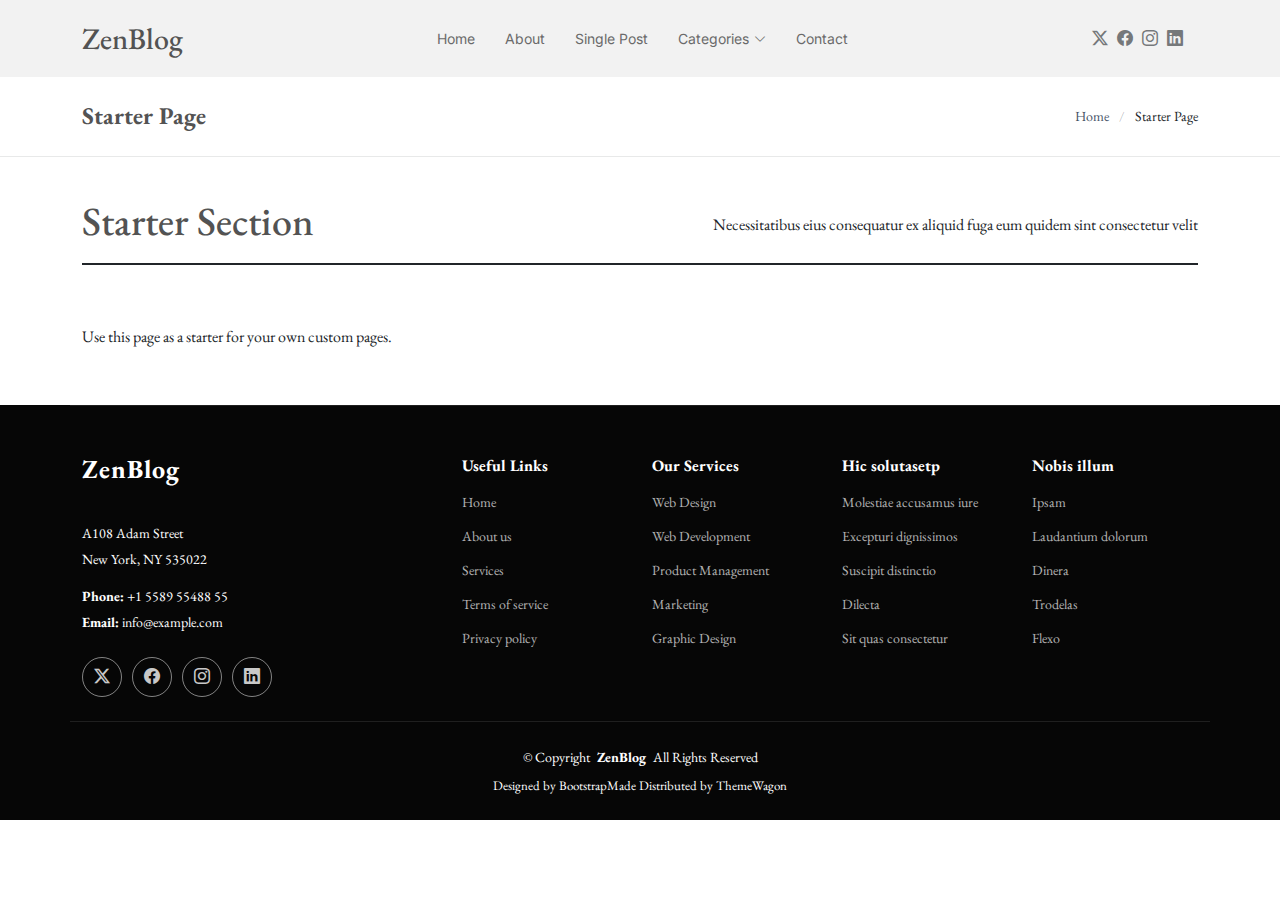
<file: starter-page.html>
<!DOCTYPE html>
<html lang="en">

<head>
  <meta charset="utf-8">
  <meta content="width=device-width, initial-scale=1.0" name="viewport">
  <title>Starter Page - ZenBlog Bootstrap Template</title>
  <meta name="description" content="">
  <meta name="keywords" content="">

  <!-- Favicons -->
  <link href="assets/img/favicon.png" rel="icon">
  <link href="assets/img/apple-touch-icon.png" rel="apple-touch-icon">

  <!-- Fonts -->
  <link href="https://fonts.googleapis.com" rel="preconnect">
  <link href="https://fonts.gstatic.com" rel="preconnect" crossorigin>
  <link href="https://fonts.googleapis.com/css2?family=Inter:wght@100;200;300;400;500;600;700;800;900&family=EB+Garamond:ital,wght@0,400;0,500;0,600;0,700;0,800;1,400;1,500;1,600;1,700;1,800&display=swap" rel="stylesheet">

  <!-- Vendor CSS Files -->
  <link href="assets/vendor/bootstrap/css/bootstrap.min.css" rel="stylesheet">
  <link href="assets/vendor/bootstrap-icons/bootstrap-icons.css" rel="stylesheet">
  <link href="assets/vendor/aos/aos.css" rel="stylesheet">
  <link href="assets/vendor/swiper/swiper-bundle.min.css" rel="stylesheet">

  <!-- Main CSS File -->
  <link href="assets/css/main.css" rel="stylesheet">

  <!-- =======================================================
  * Template Name: ZenBlog
  * Template URL: https://bootstrapmade.com/zenblog-bootstrap-blog-template/
  * Updated: Aug 08 2024 with Bootstrap v5.3.3
  * Author: BootstrapMade.com
  * License: https://bootstrapmade.com/license/
  ======================================================== -->
</head>

<body class="starter-page-page">

  <header id="header" class="header d-flex align-items-center sticky-top">
    <div class="container position-relative d-flex align-items-center justify-content-between">

      <a href="index.html" class="logo d-flex align-items-center me-auto me-xl-0">
        <!-- Uncomment the line below if you also wish to use an image logo -->
        <!-- <img src="assets/img/logo.png" alt=""> -->
        <h1 class="sitename">ZenBlog</h1>
      </a>

      <nav id="navmenu" class="navmenu">
        <ul>
          <li><a href="index.html">Home</a></li>
          <li><a href="about.html">About</a></li>
          <li><a href="single-post.html">Single Post</a></li>
          <li class="dropdown"><a href="#"><span>Categories</span> <i class="bi bi-chevron-down toggle-dropdown"></i></a>
            <ul>
              <li><a href="category.html">Category 1</a></li>
              <li class="dropdown"><a href="#"><span>Deep Dropdown</span> <i class="bi bi-chevron-down toggle-dropdown"></i></a>
                <ul>
                  <li><a href="#">Deep Dropdown 1</a></li>
                  <li><a href="#">Deep Dropdown 2</a></li>
                  <li><a href="#">Deep Dropdown 3</a></li>
                  <li><a href="#">Deep Dropdown 4</a></li>
                  <li><a href="#">Deep Dropdown 5</a></li>
                </ul>
              </li>
              <li><a href="category.html">Category 2</a></li>
              <li><a href="category.html">Category 3</a></li>
              <li><a href="category.html">Category 4</a></li>
            </ul>
          </li>
          <li><a href="contact.html">Contact</a></li>
        </ul>
        <i class="mobile-nav-toggle d-xl-none bi bi-list"></i>
      </nav>

      <div class="header-social-links">
        <a href="#" class="twitter"><i class="bi bi-twitter-x"></i></a>
        <a href="#" class="facebook"><i class="bi bi-facebook"></i></a>
        <a href="#" class="instagram"><i class="bi bi-instagram"></i></a>
        <a href="#" class="linkedin"><i class="bi bi-linkedin"></i></a>
      </div>

    </div>
  </header>

  <main class="main">

    <!-- Page Title -->
    <div class="page-title">
      <div class="container d-lg-flex justify-content-between align-items-center">
        <h1 class="mb-2 mb-lg-0">Starter Page</h1>
        <nav class="breadcrumbs">
          <ol>
            <li><a href="index.html">Home</a></li>
            <li class="current">Starter Page</li>
          </ol>
        </nav>
      </div>
    </div><!-- End Page Title -->

    <!-- Starter Section Section -->
    <section id="starter-section" class="starter-section section">

      <!-- Section Title -->
      <div class="container section-title" data-aos="fade-up">
        <div class="section-title-container d-flex align-items-center justify-content-between">
          <h2>Starter Section</h2>
          <p>Necessitatibus eius consequatur ex aliquid fuga eum quidem sint consectetur velit</p>
        </div>
      </div><!-- End Section Title -->

      <div class="container" data-aos="fade-up">
        <p>Use this page as a starter for your own custom pages.</p>
      </div>

    </section><!-- /Starter Section Section -->

  </main>

  <footer id="footer" class="footer dark-background">

    <div class="container footer-top">
      <div class="row gy-4">
        <div class="col-lg-4 col-md-6 footer-about">
          <a href="index.html" class="logo d-flex align-items-center">
            <span class="sitename">ZenBlog</span>
          </a>
          <div class="footer-contact pt-3">
            <p>A108 Adam Street</p>
            <p>New York, NY 535022</p>
            <p class="mt-3"><strong>Phone:</strong> <span>+1 5589 55488 55</span></p>
            <p><strong>Email:</strong> <span>info@example.com</span></p>
          </div>
          <div class="social-links d-flex mt-4">
            <a href=""><i class="bi bi-twitter-x"></i></a>
            <a href=""><i class="bi bi-facebook"></i></a>
            <a href=""><i class="bi bi-instagram"></i></a>
            <a href=""><i class="bi bi-linkedin"></i></a>
          </div>
        </div>

        <div class="col-lg-2 col-md-3 footer-links">
          <h4>Useful Links</h4>
          <ul>
            <li><a href="#">Home</a></li>
            <li><a href="#">About us</a></li>
            <li><a href="#">Services</a></li>
            <li><a href="#">Terms of service</a></li>
            <li><a href="#">Privacy policy</a></li>
          </ul>
        </div>

        <div class="col-lg-2 col-md-3 footer-links">
          <h4>Our Services</h4>
          <ul>
            <li><a href="#">Web Design</a></li>
            <li><a href="#">Web Development</a></li>
            <li><a href="#">Product Management</a></li>
            <li><a href="#">Marketing</a></li>
            <li><a href="#">Graphic Design</a></li>
          </ul>
        </div>

        <div class="col-lg-2 col-md-3 footer-links">
          <h4>Hic solutasetp</h4>
          <ul>
            <li><a href="#">Molestiae accusamus iure</a></li>
            <li><a href="#">Excepturi dignissimos</a></li>
            <li><a href="#">Suscipit distinctio</a></li>
            <li><a href="#">Dilecta</a></li>
            <li><a href="#">Sit quas consectetur</a></li>
          </ul>
        </div>

        <div class="col-lg-2 col-md-3 footer-links">
          <h4>Nobis illum</h4>
          <ul>
            <li><a href="#">Ipsam</a></li>
            <li><a href="#">Laudantium dolorum</a></li>
            <li><a href="#">Dinera</a></li>
            <li><a href="#">Trodelas</a></li>
            <li><a href="#">Flexo</a></li>
          </ul>
        </div>

      </div>
    </div>

    <div class="container copyright text-center mt-4">
      <p>© <span>Copyright</span> <strong class="px-1 sitename">ZenBlog</strong> <span>All Rights Reserved</span></p>
      <div class="credits">
        <!-- All the links in the footer should remain intact. -->
        <!-- You can delete the links only if you've purchased the pro version. -->
        <!-- Licensing information: https://bootstrapmade.com/license/ -->
        <!-- Purchase the pro version with working PHP/AJAX contact form: [buy-url] -->
        Designed by <a href="https://bootstrapmade.com/">BootstrapMade</a> Distributed by <a href=“https://themewagon.com>ThemeWagon
      </div>
    </div>

  </footer>

  <!-- Scroll Top -->
  <a href="#" id="scroll-top" class="scroll-top d-flex align-items-center justify-content-center"><i class="bi bi-arrow-up-short"></i></a>

  <!-- Preloader -->
  <div id="preloader"></div>

  <!-- Vendor JS Files -->
  <script src="assets/vendor/bootstrap/js/bootstrap.bundle.min.js"></script>
  <script src="assets/vendor/php-email-form/validate.js"></script>
  <script src="assets/vendor/aos/aos.js"></script>
  <script src="assets/vendor/swiper/swiper-bundle.min.js"></script>

  <!-- Main JS File -->
  <script src="assets/js/main.js"></script>

</body>

</html>
</file>
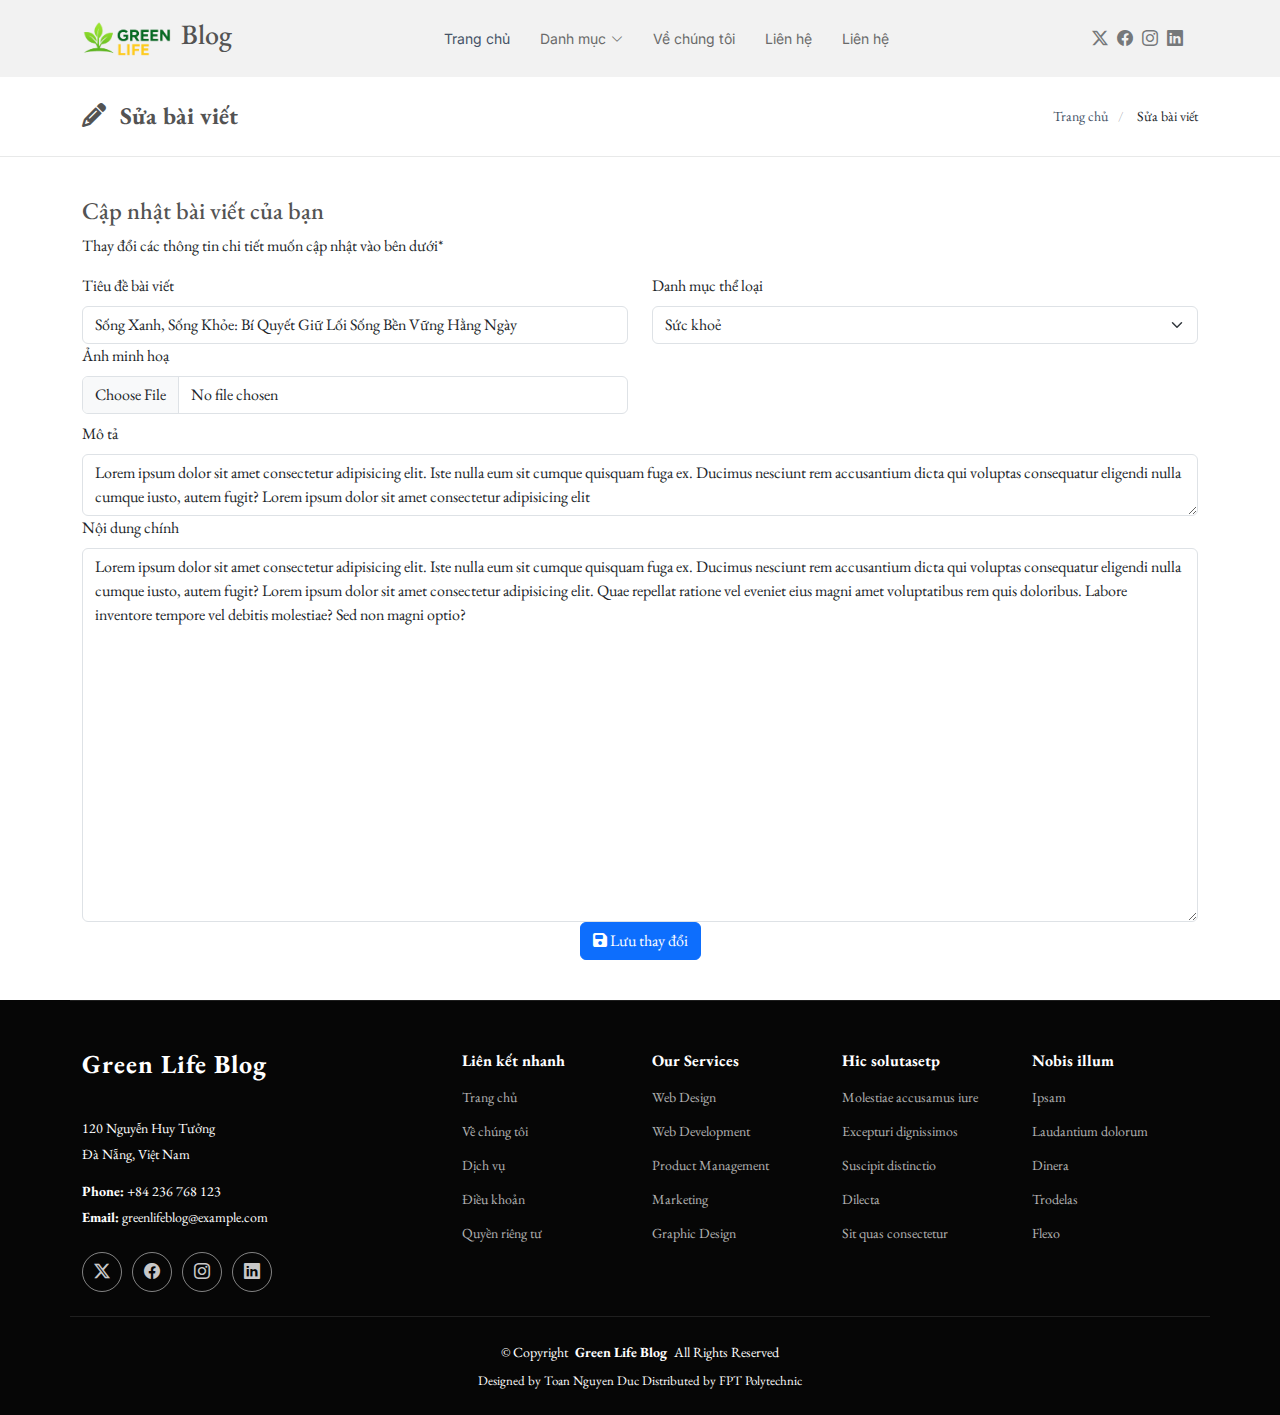
<file: update-post.html>
<!DOCTYPE html>
<html lang="en">

<head>
    <meta charset="utf-8">
    <meta content="width=device-width, initial-scale=1.0" name="viewport">
    <title>Chỉnh sửa bài viết</title>
    <meta name="description" content="">
    <meta name="keywords" content="">

    <!-- Favicons -->
    <link href="assets/img/favicon.png" rel="icon">
    <link href="assets/img/apple-touch-icon.png" rel="apple-touch-icon">

    <!-- Fonts -->
    <link href="https://fonts.googleapis.com" rel="preconnect">
    <link href="https://fonts.gstatic.com" rel="preconnect" crossorigin>
    <link
        href="https://fonts.googleapis.com/css2?family=Inter:wght@100;200;300;400;500;600;700;800;900&family=EB+Garamond:ital,wght@0,400;0,500;0,600;0,700;0,800;1,400;1,500;1,600;1,700;1,800&display=swap"
        rel="stylesheet">

    <!-- Vendor CSS Files -->
    <link href="assets/vendor/bootstrap/css/bootstrap.min.css" rel="stylesheet">
    <link href="assets/vendor/bootstrap-icons/bootstrap-icons.css" rel="stylesheet">
    <link href="assets/vendor/aos/aos.css" rel="stylesheet">
    <link href="assets/vendor/swiper/swiper-bundle.min.css" rel="stylesheet">
    <link href="assets/vendor/fontawesome672/css/all.min.css" rel="stylesheet">

    <!-- Main CSS File -->
    <link href="assets/css/main.css" rel="stylesheet">

</head>

<body class="contact-page">

    <header id="header" class="header d-flex align-items-center sticky-top">
        <div class="container position-relative d-flex align-items-center justify-content-between">

            <!-- Header Logo -->
            <a href="index.html" class="logo d-flex align-items-center me-auto me-xl-0">
                <img src="assets/img/logo.png" alt="">
                <h3 class="sitename">Blog</h3>
            </a>

            <!-- Navbar -->
            <nav id="navmenu" class="navmenu">
                <ul>
                    <li><a href="index.html" class="active">Trang chủ</a></li>

                    <li class="dropdown"><a href="#"><span>Danh mục</span> <i
                                class="bi bi-chevron-down toggle-dropdown"></i></a>
                        <ul>
                            <li><a href="category.html">Sức khoẻ</a></li>
                            <li><a href="category.html">Văn hoá</a></li>
                            <li><a href="category.html">Gặp gỡ</a></li>
                            <li><a href="category.html">Chia sẻ</a></li>
                            <li class="dropdown"><a href="#"><span>Liên kết</span> <i
                                        class="bi bi-chevron-down toggle-dropdown"></i></a>
                                <ul>
                                    <li><a href="login.html">Liên kết 1</a></li>
                                    <li><a href="#">Liên kết 2</a></li>
                                    <li><a href="#">Liên kết 3</a></li>
                                    <li><a href="#">Liên kết 4</a></li>
                                    <li><a href="#">Liên kết 5</a></li>
                                </ul>
                            </li>
                        </ul>
                    </li>
                    <li><a href="about.html">Về chúng tôi</a></li>
                    <li><a href="single-post.html">Liên hệ</a></li>
                    <li><a href="contact.html">Liên hệ</a></li>
                </ul>
                <i class="mobile-nav-toggle d-xl-none bi bi-list"></i>
            </nav>

            <div class="header-social-links">
                <a href="#" class="twitter"><i class="bi bi-twitter-x"></i></a>
                <a href="#" class="facebook"><i class="bi bi-facebook"></i></a>
                <a href="#" class="instagram"><i class="bi bi-instagram"></i></a>
                <a href="#" class="linkedin"><i class="bi bi-linkedin"></i></a>
            </div>

        </div>
    </header>

    <main class="main">

        <!-- Page Title -->
        <div class="page-title">
            <div class="container d-lg-flex justify-content-between align-items-center">
                <h1 class="mb-2 mb-lg-0"><i class="fa fa-pencil me-2" aria-hidden="true"></i> Sửa bài viết</h1>
                <nav class="breadcrumbs">
                    <ol>
                        <li><a href="index.html">Trang chủ</a></li>
                        <li class="current"> Sửa bài viết</li>
                    </ol>
                </nav>
            </div>
        </div><!-- End Page Title -->

        <!-- news-post Form Section -->
        <section id="news-post-form" class="news-post-form section">
            <div class="container">

                <form action="" data-aos="fade-up">

                    <h4>Cập nhật bài viết của bạn</h4>
                    <p>Thay đổi các thông tin chi tiết muốn cập nhật vào bên dưới* </p>
                    <div class="row">
                        <div class="col-md-6 form-group">
                            <label for="title" class="form-label" aria-hidden="true">Tiêu đề bài viết</label>
                            <input name="title" type="text" class="form-control"
                                value="Sống Xanh, Sống Khỏe: Bí Quyết Giữ Lối Sống Bền Vững Hằng Ngày"
                                placeholder="Nhập tiêu đề*">
                        </div>
                        <div class="col-md-6 form-group">
                            <label for="category" class="form-label" aria-hidden="true">Danh mục thể loại</label>
                            <select name="category" id="category" class="form-select">
                                <option value="" selected>Sức khoẻ</option>
                                <option value="">Phong cách sống</option>
                                <option value="">Văn hoá</option>
                            </select>
                        </div>
                    </div>
                    <div class="row">
                        <!-- Vùng upload hình ảnh -->
                        <div class="col-md-6 form-group">
                            <label for="image-upload" class="form-label" aria-hidden="true">Ảnh minh hoạ</label>
                            <input type="file" class="form-control" id="image-upload" name="image" accept="image/*">
                            <div id="preview-image" class="mt-2">
                                <!-- Ảnh xem trước sẽ hiển thị ở đây -->
                            </div>
                        </div>
                        <script>
                            // Xem trước ảnh khi chọn file
                            document.addEventListener('DOMContentLoaded', function () {
                                const input = document.getElementById('image-upload');
                                const preview = document.getElementById('preview-image');
                                if (input) {
                                    input.addEventListener('change', function (e) {
                                        preview.innerHTML = '';
                                        const file = e.target.files[0];
                                        if (file && file.type.startsWith('image/')) {
                                            const img = document.createElement('img');
                                            img.src = URL.createObjectURL(file);
                                            img.style.maxWidth = '100%';
                                            img.style.maxHeight = '100px';
                                            img.onload = () => URL.revokeObjectURL(img.src);
                                            preview.appendChild(img);
                                        }
                                    });
                                }
                            });
                        </script>

                    </div>
                    <div class="row">
                        <div class="col form-group">
                            <label for="summary" class="form-label" aria-hidden="true">Mô tả</label>
                            <textarea name="summary" class="form-control" row="3"
                                placeholder="Nhập mô tả ngắn để giới thiệu về bài viết*">Lorem ipsum dolor sit amet consectetur adipisicing elit. Iste nulla eum sit cumque quisquam fuga ex. Ducimus nesciunt rem accusantium dicta qui voluptas consequatur eligendi nulla cumque iusto, autem fugit? Lorem ipsum dolor sit amet consectetur adipisicing elit</textarea>
                        </div>
                    </div>
                    <div class="row">
                        <div class="col form-group">
                            <label for="content" class="form-label" aria-hidden="true">Nội dung chính</label>
                            <textarea name="content" class="form-control" rows="15" placeholder="Nhập nội dung*">Lorem ipsum dolor sit amet consectetur adipisicing elit. Iste nulla eum sit cumque quisquam fuga ex. Ducimus nesciunt rem accusantium dicta qui voluptas consequatur eligendi nulla cumque iusto, autem fugit? Lorem ipsum dolor sit amet consectetur adipisicing elit. Quae repellat ratione vel eveniet eius magni amet voluptatibus rem quis doloribus. Labore inventore tempore vel debitis molestiae? Sed non magni optio?
                            </textarea>
                        </div>
                    </div>

                    <div class="text-center">
                        <button type="submit" class="btn btn-primary"><i class="fa-solid fa-save"></i> Lưu thay đổi</button>
                    </div>

                </form>

            </div>
        </section><!-- /news-post Form Section -->

    </main>

    <footer id="footer" class="footer dark-background">

        <div class="container footer-top">
            <div class="row gy-4">
                <div class="col-lg-4 col-md-6 footer-about">
                    <a href="index.html" class="logo d-flex align-items-center">
                        <span class="sitename">Green Life Blog</span>
                    </a>
                    <div class="footer-contact pt-3">
                        <p>120 Nguyễn Huy Tưởng</p>
                        <p>Đà Nẵng, Việt Nam</p>
                        <p class="mt-3"><strong>Phone:</strong> <span>+84 236 768 123</span></p>
                        <p><strong>Email:</strong> <span>greenlifeblog@example.com</span></p>
                    </div>
                    <div class="social-links d-flex mt-4">
                        <a href=""><i class="bi bi-twitter-x"></i></a>
                        <a href=""><i class="bi bi-facebook"></i></a>
                        <a href=""><i class="bi bi-instagram"></i></a>
                        <a href=""><i class="bi bi-linkedin"></i></a>
                    </div>
                </div>

                <div class="col-lg-2 col-md-3 footer-links">
                    <h4>Liên kết nhanh</h4>
                    <ul>
                        <li><a href="#">Trang chủ</a></li>
                        <li><a href="#">Về chúng tôi</a></li>
                        <li><a href="#">Dịch vụ</a></li>
                        <li><a href="#">Điều khoản</a></li>
                        <li><a href="#">Quyền riêng tư</a></li>
                    </ul>
                </div>

                <div class="col-lg-2 col-md-3 footer-links">
                    <h4>Our Services</h4>
                    <ul>
                        <li><a href="#">Web Design</a></li>
                        <li><a href="#">Web Development</a></li>
                        <li><a href="#">Product Management</a></li>
                        <li><a href="#">Marketing</a></li>
                        <li><a href="#">Graphic Design</a></li>
                    </ul>
                </div>

                <div class="col-lg-2 col-md-3 footer-links">
                    <h4>Hic solutasetp</h4>
                    <ul>
                        <li><a href="#">Molestiae accusamus iure</a></li>
                        <li><a href="#">Excepturi dignissimos</a></li>
                        <li><a href="#">Suscipit distinctio</a></li>
                        <li><a href="#">Dilecta</a></li>
                        <li><a href="#">Sit quas consectetur</a></li>
                    </ul>
                </div>

                <div class="col-lg-2 col-md-3 footer-links">
                    <h4>Nobis illum</h4>
                    <ul>
                        <li><a href="#">Ipsam</a></li>
                        <li><a href="#">Laudantium dolorum</a></li>
                        <li><a href="#">Dinera</a></li>
                        <li><a href="#">Trodelas</a></li>
                        <li><a href="#">Flexo</a></li>
                    </ul>
                </div>

            </div>
        </div>

        <div class="container copyright text-center mt-4">
            <p>© <span>Copyright</span> <strong class="px-1 sitename">Green Life Blog</strong> <span>All Rights
                    Reserved</span></p>
            <div class="credits">
                Designed by <a href="#">Toan Nguyen Duc</a> Distributed by <a href="#">FPT Polytechnic
            </div>
        </div>

    </footer>

    <!-- Scroll Top -->
    <a href="#" id="scroll-top" class="scroll-top d-flex align-items-center justify-content-center"><i
            class="bi bi-arrow-up-short"></i></a>

    <!-- Preloader -->
    <div id="preloader"></div>

    <!-- Vendor JS Files -->
    <script src="assets/vendor/bootstrap/js/bootstrap.bundle.min.js"></script>
    <script src="assets/vendor/php-email-form/validate.js"></script>
    <script src="assets/vendor/aos/aos.js"></script>
    <script src="assets/vendor/swiper/swiper-bundle.min.js"></script>

    <!-- Main JS File -->
    <script src="assets/js/main.js"></script>

</body>

</html>
</file>
<file: assets/css/main.css>
/**
* Template Name: ZenBlog
* Template URL: https://bootstrapmade.com/zenblog-bootstrap-blog-template/
* Updated: Aug 08 2024 with Bootstrap v5.3.3
* Author: BootstrapMade.com
* License: https://bootstrapmade.com/license/
*/

/*--------------------------------------------------------------
# Font & Color Variables
# Help: https://bootstrapmade.com/color-system/
--------------------------------------------------------------*/
/* Fonts */
:root {
  --default-font: "EB Garamond",  system-ui, -apple-system, "Segoe UI", Roboto, "Helvetica Neue", Arial, "Noto Sans", "Liberation Sans", sans-serif, "Apple Color Emoji", "Segoe UI Emoji", "Segoe UI Symbol", "Noto Color Emoji";
  --heading-font: "EB Garamond",  sans-serif;
  --nav-font: "Inter",  sans-serif;
}

/* Global Colors - The following color variables are used throughout the website. Updating them here will change the color scheme of the entire website */
:root { 
  --background-color: #ffffff; /* Background color for the entire website, including individual sections */
  --default-color: #212529; /* Default color used for the majority of the text content across the entire website */
  --heading-color: #535353; /* Color for headings, subheadings and title throughout the website */
  --accent-color: #465367; /* Accent color that represents your brand on the website. It's used for buttons, links, and other elements that need to stand out */
  --surface-color: #ffffff; /* The surface color is used as a background of boxed elements within sections, such as cards, icon boxes, or other elements that require a visual separation from the global background. */
  --contrast-color: #ffffff; /* Contrast color for text, ensuring readability against backgrounds of accent, heading, or default colors. */
}

/* Nav Menu Colors - The following color variables are used specifically for the navigation menu. They are separate from the global colors to allow for more customization options */
:root {
  --nav-color: #6a6a6a;  /* The default color of the main navmenu links */
  --nav-hover-color: #465367; /* Applied to main navmenu links when they are hovered over or active */
  --nav-mobile-background-color: #ffffff; /* Used as the background color for mobile navigation menu */
  --nav-dropdown-background-color: #ffffff; /* Used as the background color for dropdown items that appear when hovering over primary navigation items */
  --nav-dropdown-color: #6a6a6a; /* Used for navigation links of the dropdown items in the navigation menu. */
  --nav-dropdown-hover-color: #465367; /* Similar to --nav-hover-color, this color is applied to dropdown navigation links when they are hovered over. */
}

/* Color Presets - These classes override global colors when applied to any section or element, providing reuse of the sam color scheme. */

.light-background {
  --background-color: #f9f9f9;
  --surface-color: #ffffff;
}

.dark-background {
  --background-color: #060606;
  --default-color: #ffffff;
  --heading-color: #ffffff;
  --surface-color: #252525;
  --contrast-color: #ffffff;
}

/* Smooth scroll */
:root {
  scroll-behavior: smooth;
}

/*--------------------------------------------------------------
# General Styling & Shared Classes
--------------------------------------------------------------*/
body {
  color: var(--default-color);
  background-color: var(--background-color);
  font-family: var(--default-font);
}

a {
  color: var(--accent-color);
  text-decoration: none;
  transition: 0.3s;
}

a:hover {
  color: color-mix(in srgb, var(--accent-color), transparent 25%);
  text-decoration: none;
}

h1,
h2,
h3,
h4,
h5,
h6 {
  color: var(--heading-color);
  font-family: var(--heading-font);
}

/* PHP Email Form Messages
------------------------------*/
.php-email-form .error-message {
  display: none;
  background: #df1529;
  color: #ffffff;
  text-align: left;
  padding: 15px;
  margin-bottom: 24px;
  font-weight: 600;
}

.php-email-form .sent-message {
  display: none;
  color: #ffffff;
  background: #059652;
  text-align: center;
  padding: 15px;
  margin-bottom: 24px;
  font-weight: 600;
}

.php-email-form .loading {
  display: none;
  background: var(--surface-color);
  text-align: center;
  padding: 15px;
  margin-bottom: 24px;
}

.php-email-form .loading:before {
  content: "";
  display: inline-block;
  border-radius: 50%;
  width: 24px;
  height: 24px;
  margin: 0 10px -6px 0;
  border: 3px solid var(--accent-color);
  border-top-color: var(--surface-color);
  animation: php-email-form-loading 1s linear infinite;
}

@keyframes php-email-form-loading {
  0% {
    transform: rotate(0deg);
  }

  100% {
    transform: rotate(360deg);
  }
}

/*--------------------------------------------------------------
# Global Header
--------------------------------------------------------------*/
.header {
  --background-color: #f2f2f2;
  color: var(--default-color);
  background-color: var(--background-color);
  padding: 10px 0;
  transition: all 0.5s;
  z-index: 997;
}

.header .logo {
  line-height: 1;
}

.header .logo img {
  max-height: 36px;
  margin-right: 8px;
}

.header .logo h1 {
  font-size: 30px;
  margin: 0;
  font-weight: 500;
  color: var(--heading-color);
}

.header .header-social-links {
  padding-right: 15px;
}

.header .header-social-links a {
  color: color-mix(in srgb, var(--default-color), transparent 40%);
  padding-left: 6px;
  display: inline-block;
  transition: 0.3s;
  font-size: 16px;
}

.header .header-social-links a:hover {
  color: var(--accent-color);
}

.header .header-social-links a i {
  line-height: 0px;
}

@media (max-width: 1200px) {
  .header .logo {
    order: 1;
  }

  .header .header-social-links {
    order: 2;
  }

  .header .navmenu {
    order: 3;
  }
}

/*--------------------------------------------------------------
# Navigation Menu
--------------------------------------------------------------*/
/* Navmenu - Desktop */
@media (min-width: 1200px) {
  .navmenu {
    padding: 0;
  }

  .navmenu ul {
    margin: 0;
    padding: 0;
    display: flex;
    list-style: none;
    align-items: center;
  }

  .navmenu li {
    position: relative;
  }

  .navmenu a,
  .navmenu a:focus {
    color: var(--nav-color);
    padding: 18px 15px;
    font-size: 14px;
    font-family: var(--nav-font);
    font-weight: 400;
    display: flex;
    align-items: center;
    justify-content: space-between;
    white-space: nowrap;
    transition: 0.3s;
  }

  .navmenu a i,
  .navmenu a:focus i {
    font-size: 12px;
    line-height: 0;
    margin-left: 5px;
    transition: 0.3s;
  }

  .navmenu li:last-child a {
    padding-right: 0;
  }

  .navmenu li:hover>a,
  .navmenu .active,
  .navmenu .active:focus {
    color: var(--nav-hover-color);
  }

  .navmenu .dropdown ul {
    margin: 0;
    padding: 10px 0;
    background: var(--nav-dropdown-background-color);
    display: block;
    position: absolute;
    visibility: hidden;
    left: 14px;
    top: 130%;
    opacity: 0;
    transition: 0.3s;
    border-radius: 4px;
    z-index: 99;
    box-shadow: 0px 0px 30px rgba(0, 0, 0, 0.1);
  }

  .navmenu .dropdown ul li {
    min-width: 200px;
  }

  .navmenu .dropdown ul a {
    padding: 10px 20px;
    font-size: 15px;
    text-transform: none;
    color: var(--nav-dropdown-color);
  }

  .navmenu .dropdown ul a i {
    font-size: 12px;
  }

  .navmenu .dropdown ul a:hover,
  .navmenu .dropdown ul .active:hover,
  .navmenu .dropdown ul li:hover>a {
    color: var(--nav-dropdown-hover-color);
  }

  .navmenu .dropdown:hover>ul {
    opacity: 1;
    top: 100%;
    visibility: visible;
  }

  .navmenu .dropdown .dropdown ul {
    top: 0;
    left: -90%;
    visibility: hidden;
  }

  .navmenu .dropdown .dropdown:hover>ul {
    opacity: 1;
    top: 0;
    left: -100%;
    visibility: visible;
  }
}

/* Navmenu - Mobile */
@media (max-width: 1199px) {
  .mobile-nav-toggle {
    color: var(--nav-color);
    font-size: 28px;
    line-height: 0;
    margin-right: 10px;
    cursor: pointer;
    transition: color 0.3s;
  }

  .navmenu {
    padding: 0;
    z-index: 9997;
  }

  .navmenu ul {
    display: none;
    list-style: none;
    position: absolute;
    inset: 60px 20px 20px 20px;
    padding: 10px 0;
    margin: 0;
    border-radius: 6px;
    background-color: var(--nav-mobile-background-color);
    overflow-y: auto;
    transition: 0.3s;
    z-index: 9998;
    box-shadow: 0px 0px 30px rgba(0, 0, 0, 0.1);
  }

  .navmenu a,
  .navmenu a:focus {
    color: var(--nav-dropdown-color);
    padding: 10px 20px;
    font-family: var(--nav-font);
    font-size: 17px;
    font-weight: 500;
    display: flex;
    align-items: center;
    justify-content: space-between;
    white-space: nowrap;
    transition: 0.3s;
  }

  .navmenu a i,
  .navmenu a:focus i {
    font-size: 12px;
    line-height: 0;
    margin-left: 5px;
    width: 30px;
    height: 30px;
    display: flex;
    align-items: center;
    justify-content: center;
    border-radius: 50%;
    transition: 0.3s;
    background-color: color-mix(in srgb, var(--accent-color), transparent 90%);
  }

  .navmenu a i:hover,
  .navmenu a:focus i:hover {
    background-color: var(--accent-color);
    color: var(--contrast-color);
  }

  .navmenu a:hover,
  .navmenu .active,
  .navmenu .active:focus {
    color: var(--nav-dropdown-hover-color);
  }

  .navmenu .active i,
  .navmenu .active:focus i {
    background-color: var(--accent-color);
    color: var(--contrast-color);
    transform: rotate(180deg);
  }

  .navmenu .dropdown ul {
    position: static;
    display: none;
    z-index: 99;
    padding: 10px 0;
    margin: 10px 20px;
    background-color: var(--nav-dropdown-background-color);
    border: 1px solid color-mix(in srgb, var(--default-color), transparent 90%);
    box-shadow: none;
    transition: all 0.5s ease-in-out;
  }

  .navmenu .dropdown ul ul {
    background-color: rgba(33, 37, 41, 0.1);
  }

  .navmenu .dropdown>.dropdown-active {
    display: block;
    background-color: rgba(33, 37, 41, 0.03);
  }

  .mobile-nav-active {
    overflow: hidden;
  }

  .mobile-nav-active .mobile-nav-toggle {
    color: #fff;
    position: absolute;
    font-size: 32px;
    top: 15px;
    right: 15px;
    margin-right: 0;
    z-index: 9999;
  }

  .mobile-nav-active .navmenu {
    position: fixed;
    overflow: hidden;
    inset: 0;
    background: rgba(33, 37, 41, 0.8);
    transition: 0.3s;
  }

  .mobile-nav-active .navmenu>ul {
    display: block;
  }
}

/*--------------------------------------------------------------
# Global Footer
--------------------------------------------------------------*/
.footer {
  color: var(--default-color);
  background-color: var(--background-color);
  font-size: 14px;
  position: relative;
}

.footer .footer-top {
  padding-top: 50px;
  border-top: 1px solid color-mix(in srgb, var(--default-color), transparent 90%);
}

.footer .footer-about .logo {
  line-height: 1;
  margin-bottom: 25px;
}

.footer .footer-about .logo img {
  max-height: 40px;
  margin-right: 6px;
}

.footer .footer-about .logo span {
  color: var(--heading-color);
  font-family: var(--heading-font);
  font-size: 26px;
  font-weight: 700;
  letter-spacing: 1px;
}

.footer .footer-about p {
  font-size: 14px;
  font-family: var(--heading-font);
}

.footer .social-links a {
  display: flex;
  align-items: center;
  justify-content: center;
  width: 40px;
  height: 40px;
  border-radius: 50%;
  border: 1px solid color-mix(in srgb, var(--default-color), transparent 50%);
  font-size: 16px;
  color: color-mix(in srgb, var(--default-color), transparent 20%);
  margin-right: 10px;
  transition: 0.3s;
}

.footer .social-links a:hover {
  color: var(--accent-color);
  border-color: var(--accent-color);
}

.footer h4 {
  font-size: 16px;
  font-weight: bold;
  position: relative;
  padding-bottom: 12px;
}

.footer .footer-links {
  margin-bottom: 30px;
}

.footer .footer-links ul {
  list-style: none;
  padding: 0;
  margin: 0;
}

.footer .footer-links ul i {
  padding-right: 2px;
  font-size: 12px;
  line-height: 0;
}

.footer .footer-links ul li {
  padding: 10px 0;
  display: flex;
  align-items: center;
}

.footer .footer-links ul li:first-child {
  padding-top: 0;
}

.footer .footer-links ul a {
  color: color-mix(in srgb, var(--default-color), transparent 30%);
  display: inline-block;
  line-height: 1;
}

.footer .footer-links ul a:hover {
  color: var(--accent-color);
}

.footer .footer-contact p {
  margin-bottom: 5px;
}

.footer .copyright {
  padding: 25px 0;
  border-top: 1px solid color-mix(in srgb, var(--default-color), transparent 90%);
}

.footer .copyright p {
  margin-bottom: 0;
}

.footer .credits {
  margin-top: 8px;
  font-size: 13px;
}

.footer .credits a {
  color: var(--default-color);
}

/*--------------------------------------------------------------
# Preloader
--------------------------------------------------------------*/
#preloader {
  position: fixed;
  inset: 0;
  z-index: 999999;
  overflow: hidden;
  background: var(--background-color);
  transition: all 0.6s ease-out;
}

#preloader:before {
  content: "";
  position: fixed;
  top: calc(50% - 30px);
  left: calc(50% - 30px);
  border: 6px solid #ffffff;
  border-color: var(--accent-color) transparent var(--accent-color) transparent;
  border-radius: 50%;
  width: 60px;
  height: 60px;
  animation: animate-preloader 1.5s linear infinite;
}

@keyframes animate-preloader {
  0% {
    transform: rotate(0deg);
  }

  100% {
    transform: rotate(360deg);
  }
}

/*--------------------------------------------------------------
# Scroll Top Button
--------------------------------------------------------------*/
.scroll-top {
  position: fixed;
  visibility: hidden;
  opacity: 0;
  right: 15px;
  bottom: 15px;
  z-index: 99999;
  background-color: var(--accent-color);
  width: 40px;
  height: 40px;
  border-radius: 4px;
  transition: all 0.4s;
}

.scroll-top i {
  font-size: 24px;
  color: var(--contrast-color);
  line-height: 0;
}

.scroll-top:hover {
  background-color: color-mix(in srgb, var(--accent-color), transparent 20%);
  color: var(--contrast-color);
}

.scroll-top.active {
  visibility: visible;
  opacity: 1;
}

/*--------------------------------------------------------------
# Disable aos animation delay on mobile devices
--------------------------------------------------------------*/
@media screen and (max-width: 768px) {
  [data-aos-delay] {
    transition-delay: 0 !important;
  }
}

/*--------------------------------------------------------------
# Global Page Titles & Breadcrumbs
--------------------------------------------------------------*/
.page-title {
  color: var(--default-color);
  background-color: var(--background-color);
  padding: 25px 0;
  position: relative;
  border-bottom: 1px solid color-mix(in srgb, var(--default-color), transparent 90%);
}

.page-title h1 {
  font-size: 24px;
  font-weight: 700;
}

.page-title .breadcrumbs ol {
  display: flex;
  flex-wrap: wrap;
  list-style: none;
  padding: 0;
  margin: 0;
  font-size: 14px;
  font-weight: 400;
}

.page-title .breadcrumbs ol li+li {
  padding-left: 10px;
}

.page-title .breadcrumbs ol li+li::before {
  content: "/";
  display: inline-block;
  padding-right: 10px;
  color: color-mix(in srgb, var(--default-color), transparent 70%);
}

/*--------------------------------------------------------------
# Global Sections
--------------------------------------------------------------*/
section,
.section {
  color: var(--default-color);
  background-color: var(--background-color);
  padding: 40px 0;
  scroll-margin-top: 90px;
  overflow: clip;
}

@media (max-width: 1199px) {

  section,
  .section {
    scroll-margin-top: 66px;
  }
}

/*--------------------------------------------------------------
# Global Section Titles
--------------------------------------------------------------*/
.section-title {
  margin-bottom: 60px;
  position: relative;
}

.section-title .section-title-container {
  padding-bottom: 10px;
  border-bottom: 2px solid var(--default-color);
}

.section-title h2 {
  font-size: 40px;
  font-weight: 0;
}

.section-title p {
  margin-bottom: 0;
}

.section-title p a {
  color: var(--default-color);
  text-transform: uppercase;
  font-size: 12px;
  letter-spacing: 0.5px;
  border-bottom: 1.5px solid var(--default-color);
  font-family: var(--nav-font);
  font-weight: 500;
  padding-bottom: 2px;
}

/*--------------------------------------------------------------
# Slider Section
--------------------------------------------------------------*/
.slider {
  background-color: transparent;
}

.slider .swiper-pagination .swiper-pagination-bullet {
  background-color: color-mix(in srgb, var(--default-color) 90%, white 15%);
}

.slider .swiper-pagination .swiper-pagination-bullet-active {
  background-color: var(--accent-color);
}

.slider .swiper-wrapper {
  height: auto !important;
}

.slider .swiper-slide {
  min-height: 500px;
  position: relative;
  display: flex;
  align-items: flex-end;
  background-repeat: no-repeat;
  background-size: cover;
}

.slider .swiper-slide::before {
  content: "";
  position: absolute;
  top: 0;
  left: 0;
  width: 100%;
  height: 100%;
  background: color-mix(in srgb, var(--background-color), transparent 50%);
}

@media (max-width: 575px) {
  .slider .swiper-slide {
    min-height: 300px;
  }
}

.slider .swiper-button-prev:after,
.slider .swiper-button-next:after {
  font-size: 24px;
  color: color-mix(in srgb, var(--default-color), transparent 50%);
}

.slider .content {
  padding: 60px 80px;
  max-width: 700px;
  position: relative;
}

.slider .content a,
.slider .content h2,
.slider .content p {
  color: var(--default-color);
}

/*--------------------------------------------------------------
# Trending Category Section
--------------------------------------------------------------*/
.trending-category .post-entry {
  margin-bottom: 30px;
}

.trending-category .post-entry img {
  margin-bottom: 30px;
}

.trending-category .post-entry h2 {
  margin-bottom: 20px;
  font-size: 20px;
  font-weight: 600;
  line-height: 1.2;
}

.trending-category .post-entry h2 a {
  color: var(--heading-color);
}

.trending-category .post-entry h2 a:hover {
  text-decoration: underline;
}

.trending-category .post-entry.lg h2 {
  font-size: 40px;
  line-height: 1;
}

.trending-category .post-meta {
  font-size: 11px;
  letter-spacing: 0.07rem;
  text-transform: uppercase;
  font-weight: 600;
  color: color-mix(in srgb, var(--default-color), transparent 50%);
  margin-bottom: 10px;
}

.trending-category .custom-border {
  border-color: color-mix(in srgb, var(--default-color), transparent 90%) !important;
}

@media (max-width: 768px) {
  .trending-category .custom-border {
    border: none !important;
  }
}

.trending-category .author .photo {
  margin-right: 10px;
}

.trending-category .author .photo img {
  width: 40px;
  border-radius: 50%;
  margin-bottom: 0;
}

.trending-category .author .name h3 {
  margin: 0;
  padding: 0;
  font-size: 15px;
  font-family: var(--default-font);
}

.trending-category .trending {
  border: 1px solid color-mix(in srgb, var(--default-color), transparent 90%);
}

.trending-category .trending>h3 {
  color: var(--default-color);
  padding: 20px;
  border-bottom: 1px solid color-mix(in srgb, var(--default-color), transparent 90%);
}

.trending-category .trending .trending-post {
  padding: 0;
  margin: 0;
}

.trending-category .trending .trending-post li {
  padding: 0;
  margin: 0;
  list-style: none;
  display: block;
}

.trending-category .trending .trending-post li a {
  display: block;
  padding: 20px;
  border-bottom: 1px solid color-mix(in srgb, var(--default-color), transparent 90%);
  position: relative;
  overflow: hidden;
  z-index: 2;
}

.trending-category .trending .trending-post li a .number {
  position: absolute;
  z-index: 1;
  font-size: 5rem;
  left: -10px;
  top: -20px;
  font-weight: 700;
  font-family: var(--heading-font);
  color: color-mix(in srgb, var(--default-color), transparent 95%);
}

.trending-category .trending .trending-post li a h3 {
  font-size: 18px;
  color: var(--default-color);
  transition: 0.3s;
}

.trending-category .trending .trending-post li a .author {
  color: color-mix(in srgb, var(--default-color), transparent 50%);
  font-weight: 500;
}

.trending-category .trending .trending-post li a:hover h3 {
  color: var(--default-color);
  text-decoration: underline;
}

.trending-category .trending .trending-post li:last-child a {
  border-bottom: none;
}

/*--------------------------------------------------------------
# Culture Category Section
--------------------------------------------------------------*/
.culture-category .post-entry {
  margin-bottom: 30px;
}

.culture-category .post-entry h3 a {
  color: var(--heading-color);
  font-weight: 600;
}

.culture-category .post-entry h3 a:hover {
  text-decoration: underline;
}

.culture-category .post-entry .thumbnail {
  flex: 0 0 65%;
}

@media (max-width: 960px) {
  .culture-category .post-entry .thumbnail {
    flex: 0 0 100%;
    margin-bottom: 20px;
  }
}

.culture-category .post-entry.half .thumbnail {
  flex: 0 0 50%;
}

@media (max-width: 768px) {
  .culture-category .post-entry.half .thumbnail {
    flex: 0 0 100%;
    margin-bottom: 20px;
  }
}

.culture-category .post-entry.small-img .thumbnail {
  flex: 0 0 30%;
}

@media (max-width: 768px) {
  .culture-category .post-entry.small-img .thumbnail {
    flex: 0 0 100%;
    margin-bottom: 20px;
  }
}

.culture-category .border-bottom {
  border-color: color-mix(in srgb, var(--default-color), transparent 90%) !important;
}

.culture-category .post-meta {
  font-size: 11px;
  letter-spacing: 0.07rem;
  text-transform: uppercase;
  font-weight: 600;
  color: color-mix(in srgb, var(--default-color), transparent 50%);
  margin-bottom: 10px;
}

.culture-category .author .photo {
  margin-right: 10px;
}

.culture-category .author .photo img {
  width: 40px;
  border-radius: 50%;
  margin-bottom: 0;
}

.culture-category .author .name h3 {
  margin: 0;
  padding: 0;
  font-size: 15px;
  font-family: var(--default-font);
}

.culture-category .post-list {
  margin-bottom: 30px;
}

.culture-category .post-list img {
  margin-bottom: 30px;
}

.culture-category .post-list h2 {
  margin-bottom: 20px;
  font-size: 20px;
  font-weight: 600;
  line-height: 1.2;
}

.culture-category .post-list h2 a {
  color: var(--heading-color);
}

.culture-category .post-list h2 a:hover {
  text-decoration: underline;
}

.culture-category .post-list.lg h2 {
  font-size: 40px;
  line-height: 1;
}

/*--------------------------------------------------------------
# Business Category Section
--------------------------------------------------------------*/
.business-category .post-entry {
  margin-bottom: 30px;
}

.business-category .post-entry h3 a {
  color: var(--heading-color);
  font-weight: 600;
}

.business-category .post-entry h3 a:hover {
  text-decoration: underline;
}

.business-category .post-entry .thumbnail {
  flex: 0 0 65%;
}

@media (max-width: 960px) {
  .business-category .post-entry .thumbnail {
    flex: 0 0 100%;
    margin-bottom: 20px;
  }
}

.business-category .post-entry.half .thumbnail {
  flex: 0 0 50%;
}

@media (max-width: 768px) {
  .business-category .post-entry.half .thumbnail {
    flex: 0 0 100%;
    margin-bottom: 20px;
  }
}

.business-category .post-entry.small-img .thumbnail {
  flex: 0 0 30%;
}

@media (max-width: 768px) {
  .business-category .post-entry.small-img .thumbnail {
    flex: 0 0 100%;
    margin-bottom: 20px;
  }
}

.business-category .border-bottom {
  border-color: color-mix(in srgb, var(--default-color), transparent 90%) !important;
}

.business-category .post-meta {
  font-size: 11px;
  letter-spacing: 0.07rem;
  text-transform: uppercase;
  font-weight: 600;
  color: color-mix(in srgb, var(--default-color), transparent 50%);
  margin-bottom: 10px;
}

.business-category .author .photo {
  margin-right: 10px;
}

.business-category .author .photo img {
  width: 40px;
  border-radius: 50%;
  margin-bottom: 0;
}

.business-category .author .name h3 {
  margin: 0;
  padding: 0;
  font-size: 15px;
  font-family: var(--default-font);
}

.business-category .post-list {
  margin-bottom: 30px;
}

.business-category .post-list img {
  margin-bottom: 30px;
}

.business-category .post-list h2 {
  margin-bottom: 20px;
  font-size: 20px;
  font-weight: 600;
  line-height: 1.2;
}

.business-category .post-list h2 a {
  color: var(--heading-color);
}

.business-category .post-list h2 a:hover {
  text-decoration: underline;
}

.business-category .post-list.lg h2 {
  font-size: 40px;
  line-height: 1;
}

/*--------------------------------------------------------------
# Lifestyle Category Section
--------------------------------------------------------------*/
.lifestyle-category .post-meta {
  font-size: 11px;
  letter-spacing: 0.07rem;
  text-transform: uppercase;
  font-weight: 600;
  color: color-mix(in srgb, var(--default-color), transparent 50%);
  margin-bottom: 10px;
}

.lifestyle-category .author .photo {
  margin-right: 10px;
}

.lifestyle-category .author .photo img {
  width: 40px;
  border-radius: 50%;
  margin-bottom: 0;
}

.lifestyle-category .author .name h3 {
  margin: 0;
  padding: 0;
  font-size: 15px;
  font-family: var(--default-font);
}

.lifestyle-category .custom-border,
.lifestyle-category .border-bottom {
  border-color: color-mix(in srgb, var(--default-color), transparent 90%) !important;
}

.lifestyle-category .post-list {
  margin-bottom: 30px;
}

.lifestyle-category .post-list img {
  margin-bottom: 30px;
}

.lifestyle-category .post-list h2 {
  margin-bottom: 20px;
  font-size: 20px;
  font-weight: 600;
  line-height: 1.2;
}

.lifestyle-category .post-list h2 a {
  color: var(--heading-color);
}

.lifestyle-category .post-list h2 a:hover {
  text-decoration: underline;
}

.lifestyle-category .post-list.lg h2 {
  font-size: 40px;
  line-height: 1;
}

/*--------------------------------------------------------------
# About Section
--------------------------------------------------------------*/
.about .content .who-we-are {
  text-transform: uppercase;
  margin-bottom: 15px;
  color: color-mix(in srgb, var(--default-color), transparent 40%);
}

.about .content h3 {
  font-size: 2rem;
  font-weight: 700;
}

.about .content ul {
  list-style: none;
  padding: 0;
}

.about .content ul li {
  padding-bottom: 10px;
}

.about .content ul i {
  font-size: 1.25rem;
  margin-right: 4px;
  color: var(--accent-color);
}

.about .content p:last-child {
  margin-bottom: 0;
}

.about .content .read-more {
  background: var(--accent-color);
  color: var(--contrast-color);
  font-family: var(--heading-font);
  font-weight: 500;
  font-size: 16px;
  letter-spacing: 1px;
  padding: 12px 24px;
  border-radius: 5px;
  transition: 0.3s;
  display: inline-flex;
  align-items: center;
  justify-content: center;
}

.about .content .read-more i {
  font-size: 18px;
  margin-left: 5px;
  line-height: 0;
  transition: 0.3s;
}

.about .content .read-more:hover {
  background: color-mix(in srgb, var(--accent-color), transparent 20%);
  padding-right: 19px;
}

.about .content .read-more:hover i {
  margin-left: 10px;
}

.about .about-images img {
  border-radius: 10px;
}

/*--------------------------------------------------------------
# Team Section
--------------------------------------------------------------*/
.team .team-member {
  background-color: var(--surface-color);
  box-shadow: 0px 2px 15px rgba(0, 0, 0, 0.1);
  position: relative;
  border-radius: 5px;
  transition: 0.5s;
  padding: 30px;
  height: 100%;
}

@media (max-width: 468px) {
  .team .team-member {
    flex-direction: column;
    justify-content: center !important;
    align-items: center !important;
  }
}

.team .team-member .pic {
  overflow: hidden;
  width: 150px;
  border-radius: 50%;
  flex-shrink: 0;
}

.team .team-member .pic img {
  transition: ease-in-out 0.3s;
}

.team .team-member:hover {
  transform: translateY(-10px);
}

.team .team-member .member-info {
  padding-left: 30px;
}

@media (max-width: 468px) {
  .team .team-member .member-info {
    padding: 30px 0 0 0;
    text-align: center;
  }
}

.team .team-member h4 {
  font-weight: 700;
  margin-bottom: 5px;
  font-size: 20px;
}

.team .team-member span {
  display: block;
  font-size: 15px;
  padding-bottom: 10px;
  position: relative;
  font-weight: 500;
}

.team .team-member span::after {
  content: "";
  position: absolute;
  display: block;
  width: 50px;
  height: 1px;
  background: color-mix(in srgb, var(--default-color), transparent 85%);
  bottom: 0;
  left: 0;
}

@media (max-width: 468px) {
  .team .team-member span::after {
    left: calc(50% - 25px);
  }
}

.team .team-member p {
  margin: 10px 0 0 0;
  font-size: 14px;
}

.team .team-member .social {
  margin-top: 12px;
  display: flex;
  align-items: center;
  justify-content: start;
  width: 100%;
}

@media (max-width: 468px) {
  .team .team-member .social {
    justify-content: center;
  }
}

.team .team-member .social a {
  background: color-mix(in srgb, var(--default-color), transparent 94%);
  transition: ease-in-out 0.3s;
  display: flex;
  align-items: center;
  justify-content: center;
  border-radius: 50px;
  width: 36px;
  height: 36px;
}

.team .team-member .social a i {
  color: color-mix(in srgb, var(--default-color), transparent 20%);
  font-size: 16px;
  margin: 0 2px;
}

.team .team-member .social a:hover {
  background: var(--accent-color);
}

.team .team-member .social a:hover i {
  color: var(--contrast-color);
}

.team .team-member .social a+a {
  margin-left: 8px;
}

/*--------------------------------------------------------------
# Starter Section Section
--------------------------------------------------------------*/
.starter-section {
  /* Add your styles here */
}

/*--------------------------------------------------------------
# Blog Details Section
--------------------------------------------------------------*/
.blog-details {
  padding-bottom: 30px;
}

.blog-details .article {
  background-color: var(--surface-color);
  padding: 30px;
  box-shadow: 0 4px 16px rgba(0, 0, 0, 0.1);
}

.blog-details .post-img {
  margin: -30px -30px 20px -30px;
  overflow: hidden;
}

.blog-details .title {
  color: var(--heading-color);
  font-size: 28px;
  font-weight: 700;
  padding: 0;
  margin: 30px 0;
}

.blog-details .content {
  margin-top: 20px;
}

.blog-details .content h3 {
  font-size: 22px;
  margin-top: 30px;
  font-weight: bold;
}

.blog-details .content blockquote {
  overflow: hidden;
  background-color: color-mix(in srgb, var(--default-color), transparent 95%);
  padding: 60px;
  position: relative;
  text-align: center;
  margin: 20px 0;
}

.blog-details .content blockquote p {
  color: var(--default-color);
  line-height: 1.6;
  margin-bottom: 0;
  font-style: italic;
  font-weight: 500;
  font-size: 22px;
}

.blog-details .content blockquote:after {
  content: "";
  position: absolute;
  left: 0;
  top: 0;
  bottom: 0;
  width: 3px;
  background-color: var(--accent-color);
  margin-top: 20px;
  margin-bottom: 20px;
}

.blog-details .meta-top {
  margin-top: 20px;
  color: color-mix(in srgb, var(--default-color), transparent 40%);
}

.blog-details .meta-top ul {
  display: flex;
  flex-wrap: wrap;
  list-style: none;
  align-items: center;
  padding: 0;
  margin: 0;
}

.blog-details .meta-top ul li+li {
  padding-left: 20px;
}

.blog-details .meta-top i {
  font-size: 16px;
  margin-right: 8px;
  line-height: 0;
  color: color-mix(in srgb, var(--default-color), transparent 40%);
}

.blog-details .meta-top a {
  color: color-mix(in srgb, var(--default-color), transparent 40%);
  font-size: 14px;
  display: inline-block;
  line-height: 1;
}

.blog-details .meta-bottom {
  padding-top: 10px;
  border-top: 1px solid color-mix(in srgb, var(--default-color), transparent 90%);
}

.blog-details .meta-bottom i {
  color: color-mix(in srgb, var(--default-color), transparent 40%);
  display: inline;
}

.blog-details .meta-bottom a {
  color: color-mix(in srgb, var(--default-color), transparent 40%);
  transition: 0.3s;
}

.blog-details .meta-bottom a:hover {
  color: var(--accent-color);
}

.blog-details .meta-bottom .cats {
  list-style: none;
  display: inline;
  padding: 0 20px 0 0;
  font-size: 14px;
}

.blog-details .meta-bottom .cats li {
  display: inline-block;
}

.blog-details .meta-bottom .tags {
  list-style: none;
  display: inline;
  padding: 0;
  font-size: 14px;
}

.blog-details .meta-bottom .tags li {
  display: inline-block;
}

.blog-details .meta-bottom .tags li+li::before {
  padding-right: 6px;
  color: var(--default-color);
  content: ",";
}

.blog-details .meta-bottom .share {
  font-size: 16px;
}

.blog-details .meta-bottom .share i {
  padding-left: 5px;
}

/*--------------------------------------------------------------
# Blog Comments Section
--------------------------------------------------------------*/
.blog-comments {
  padding: 10px 0;
}

.blog-comments .comments-count {
  font-weight: bold;
}

.blog-comments .comment {
  margin-top: 30px;
  position: relative;
}

.blog-comments .comment .comment-img {
  margin-right: 14px;
}

.blog-comments .comment .comment-img img {
  width: 60px;
}

.blog-comments .comment h5 {
  font-size: 16px;
  margin-bottom: 2px;
}

.blog-comments .comment h5 a {
  font-weight: bold;
  color: var(--default-color);
  transition: 0.3s;
}

.blog-comments .comment h5 a:hover {
  color: var(--accent-color);
}

.blog-comments .comment h5 .reply {
  padding-left: 10px;
  color: color-mix(in srgb, var(--default-color), transparent 20%);
}

.blog-comments .comment h5 .reply i {
  font-size: 20px;
}

.blog-comments .comment time {
  display: block;
  font-size: 14px;
  color: color-mix(in srgb, var(--default-color), transparent 40%);
  margin-bottom: 5px;
}

.blog-comments .comment.comment-reply {
  padding-left: 40px;
}

/*--------------------------------------------------------------
# Comment Form Section
--------------------------------------------------------------*/
.comment-form {
  padding-top: 10px;
}

.comment-form form {
  background-color: var(--surface-color);
  margin-top: 30px;
  padding: 30px;
  box-shadow: 0 4px 16px rgba(0, 0, 0, 0.1);
}

.comment-form form h4 {
  font-weight: bold;
  font-size: 22px;
}

.comment-form form p {
  font-size: 14px;
}

.comment-form form input {
  background-color: var(--surface-color);
  color: var(--default-color);
  border: 1px solid color-mix(in srgb, var(--default-color), transparent 70%);
  font-size: 14px;
  border-radius: 4px;
  padding: 10px 10px;
}

.comment-form form input:focus {
  color: var(--default-color);
  background-color: var(--surface-color);
  box-shadow: none;
  border-color: var(--accent-color);
}

.comment-form form input::placeholder {
  color: color-mix(in srgb, var(--default-color), transparent 50%);
}

.comment-form form textarea {
  background-color: var(--surface-color);
  color: var(--default-color);
  border: 1px solid color-mix(in srgb, var(--default-color), transparent 70%);
  border-radius: 4px;
  padding: 10px 10px;
  font-size: 14px;
  height: 120px;
}

.comment-form form textarea:focus {
  color: var(--default-color);
  box-shadow: none;
  border-color: var(--accent-color);
  background-color: var(--surface-color);
}

.comment-form form textarea::placeholder {
  color: color-mix(in srgb, var(--default-color), transparent 50%);
}

.comment-form form .form-group {
  margin-bottom: 25px;
}

.comment-form form .btn-primary {
  border-radius: 4px;
  padding: 10px 20px;
  border: 0;
  background-color: var(--accent-color);
  color: var(--contrast-color);
}

.comment-form form .btn-primary:hover {
  color: var(--contrast-color);
  background-color: color-mix(in srgb, var(--accent-color), transparent 20%);
}

/*--------------------------------------------------------------
# Blog Posts Section
--------------------------------------------------------------*/
.blog-posts article {
  background-color: var(--surface-color);
  box-shadow: 0px 2px 20px rgba(0, 0, 0, 0.1);
  transition: 0.3s;
}

.blog-posts .post-img img {
  transition: 0.5s;
}

.blog-posts .post-date {
  background-color: var(--accent-color);
  color: var(--contrast-color);
  position: absolute;
  right: 0;
  bottom: 0;
  text-transform: uppercase;
  font-size: 13px;
  padding: 6px 12px;
  font-weight: 500;
}

.blog-posts .post-content {
  padding: 30px;
}

.blog-posts .post-title {
  font-size: 20px;
  color: var(--heading-color);
  font-weight: 700;
  transition: 0.3s;
  margin-bottom: 15px;
}

.blog-posts .meta i {
  font-size: 16px;
  color: var(--accent-color);
}

.blog-posts .meta span {
  font-size: 15px;
  color: color-mix(in srgb, var(--default-color), transparent 40%);
}

.blog-posts p {
  margin-top: 20px;
}

.blog-posts hr {
  color: color-mix(in srgb, var(--default-color), transparent 60%);
  margin-bottom: 15px;
}

.blog-posts .readmore {
  display: flex;
  align-items: center;
  font-weight: 600;
  line-height: 1;
  transition: 0.3s;
  color: color-mix(in srgb, var(--heading-color), transparent 20%);
}

.blog-posts .readmore i {
  line-height: 0;
  margin-left: 6px;
  font-size: 16px;
}

.blog-posts article:hover .post-title,
.blog-posts article:hover .readmore {
  color: var(--accent-color);
}

.blog-posts article:hover .post-img img {
  transform: scale(1.1);
}

/*--------------------------------------------------------------
# Blog Pagination Section
--------------------------------------------------------------*/
.blog-pagination {
  padding-top: 0;
  color: color-mix(in srgb, var(--default-color), transparent 40%);
}

.blog-pagination ul {
  display: flex;
  padding: 0;
  margin: 0;
  list-style: none;
}

.blog-pagination li {
  margin: 0 5px;
  transition: 0.3s;
}

.blog-pagination li a {
  color: color-mix(in srgb, var(--default-color), transparent 40%);
  padding: 7px 16px;
  display: flex;
  align-items: center;
  justify-content: center;
}

.blog-pagination li a.active,
.blog-pagination li a:hover {
  background: var(--accent-color);
  color: var(--contrast-color);
}

.blog-pagination li a.active a,
.blog-pagination li a:hover a {
  color: var(--contrast-color);
}

/*--------------------------------------------------------------
# Contact Section
--------------------------------------------------------------*/
.contact .info-item+.info-item {
  margin-top: 40px;
}

.contact .info-item i {
  color: var(--contrast-color);
  background: var(--accent-color);
  font-size: 20px;
  width: 44px;
  height: 44px;
  display: flex;
  justify-content: center;
  align-items: center;
  border-radius: 4px;
  transition: all 0.3s ease-in-out;
  margin-right: 15px;
}

.contact .info-item h3 {
  padding: 0;
  font-size: 18px;
  font-weight: 700;
  margin-bottom: 5px;
}

.contact .info-item p {
  padding: 0;
  margin-bottom: 0;
  font-size: 14px;
}

.contact .php-email-form {
  height: 100%;
}

.contact .php-email-form input[type=text],
.contact .php-email-form input[type=email],
.contact .php-email-form textarea {
  font-size: 14px;
  padding: 10px 15px;
  box-shadow: none;
  border-radius: 0;
  color: var(--default-color);
  background-color: color-mix(in srgb, var(--background-color), transparent 50%);
  border-color: color-mix(in srgb, var(--default-color), transparent 80%);
}

.contact .php-email-form input[type=text]:focus,
.contact .php-email-form input[type=email]:focus,
.contact .php-email-form textarea:focus {
  border-color: var(--accent-color);
}

.contact .php-email-form input[type=text]::placeholder,
.contact .php-email-form input[type=email]::placeholder,
.contact .php-email-form textarea::placeholder {
  color: color-mix(in srgb, var(--default-color), transparent 70%);
}

.contact .php-email-form button[type=submit] {
  color: var(--contrast-color);
  background: var(--accent-color);
  border: 0;
  padding: 10px 30px;
  transition: 0.4s;
  border-radius: 4px;
}

.contact .php-email-form button[type=submit]:hover {
  background: color-mix(in srgb, var(--accent-color), transparent 20%);
}

/*--------------------------------------------------------------
# Widgets
--------------------------------------------------------------*/
.widgets-container {
  margin: 40px 0 30px 0;
}

.widget-title {
  color: var(--heading-color);
  font-size: 20px;
  font-weight: 600;
  padding: 0 0 0 10px;
  margin: 0 0 20px 0;
  border-left: 4px solid var(--accent-color);
}

.widget-item {
  margin-bottom: 30px;
  background-color: color-mix(in srgb, var(--default-color), transparent 98%);
  border: 1px solid color-mix(in srgb, var(--default-color), transparent 90%);
  padding: 30px;
  border-radius: 5px;
}

.widget-item:last-child {
  margin-bottom: 0;
}

.blog-author-widget img {
  max-width: 120px;
  margin-right: 20px;
}

.blog-author-widget h4 {
  font-weight: 600;
  font-size: 24px;
  margin-bottom: 0px;
  padding: 0;
  color: color-mix(in srgb, var(--default-color), transparent 20%);
}

.blog-author-widget .social-links {
  margin: 5px 0;
}

.blog-author-widget .social-links a {
  color: color-mix(in srgb, var(--default-color), transparent 60%);
  margin-right: 5px;
  font-size: 18px;
}

.blog-author-widget .social-links a:hover {
  color: var(--accent-color);
}

.blog-author-widget p {
  font-style: italic;
  color: color-mix(in srgb, var(--default-color), transparent 30%);
  margin: 10px 0 0 0;
}

.search-widget form {
  background: var(--background-color);
  border: 1px solid color-mix(in srgb, var(--default-color), transparent 75%);
  padding: 3px 10px;
  position: relative;
  border-radius: 50px;
  transition: 0.3s;
}

.search-widget form input[type=text] {
  border: 0;
  padding: 4px 10px;
  border-radius: 4px;
  width: calc(100% - 40px);
  background-color: var(--background-color);
  color: var(--default-color);
}

.search-widget form input[type=text]:focus {
  outline: none;
}

.search-widget form button {
  background: none;
  color: var(--default-color);
  position: absolute;
  top: 0;
  right: 0;
  bottom: 0;
  border: 0;
  font-size: 16px;
  padding: 0 16px;
  transition: 0.3s;
  line-height: 0;
}

.search-widget form button i {
  line-height: 0;
}

.search-widget form button:hover {
  color: var(--accent-color);
}

.search-widget form:is(:focus-within) {
  border-color: var(--accent-color);
}

.recent-posts-widget .post-item {
  display: flex;
  margin-bottom: 15px;
}

.recent-posts-widget .post-item:last-child {
  margin-bottom: 0;
}

.recent-posts-widget .post-item img {
  width: 80px;
  margin-right: 15px;
}

.recent-posts-widget .post-item h4 {
  font-size: 15px;
  font-weight: bold;
  margin-bottom: 5px;
}

.recent-posts-widget .post-item h4 a {
  color: var(--default-color);
  transition: 0.3s;
}

.recent-posts-widget .post-item h4 a:hover {
  color: var(--accent-color);
}

.recent-posts-widget .post-item time {
  display: block;
  font-style: italic;
  font-size: 14px;
  color: color-mix(in srgb, var(--default-color), transparent 50%);
}

.tags-widget ul {
  list-style: none;
  padding: 0;
  margin: 0;
}

.tags-widget ul li {
  display: inline-block;
}

.tags-widget ul a {
  background-color: color-mix(in srgb, var(--default-color), transparent 94%);
  color: color-mix(in srgb, var(--default-color), transparent 30%);
  border-radius: 50px;
  font-size: 14px;
  padding: 5px 15px;
  margin: 0 6px 8px 0;
  display: inline-block;
  transition: 0.3s;
}

.tags-widget ul a:hover {
  background: var(--accent-color);
  color: var(--contrast-color);
}

.tags-widget ul a span {
  padding-left: 5px;
  color: color-mix(in srgb, var(--default-color), transparent 60%);
  font-size: 14px;
}

.blog-author-widget-2 img {
  max-width: 160px;
}

.blog-author-widget-2 h4 {
  font-weight: 600;
  font-size: 24px;
  margin: 15px 0 0 0;
  padding: 0;
  color: color-mix(in srgb, var(--default-color), transparent 20%);
}

.blog-author-widget-2 .social-links {
  margin: 5px 0;
}

.blog-author-widget-2 .social-links a {
  color: color-mix(in srgb, var(--default-color), transparent 60%);
  margin: 0 3px;
  font-size: 18px;
}

.blog-author-widget-2 .social-links a:hover {
  color: var(--accent-color);
}

.blog-author-widget-2 p {
  font-style: italic;
  color: color-mix(in srgb, var(--default-color), transparent 30%);
  margin: 10px 0 0 0;
}
</file>
